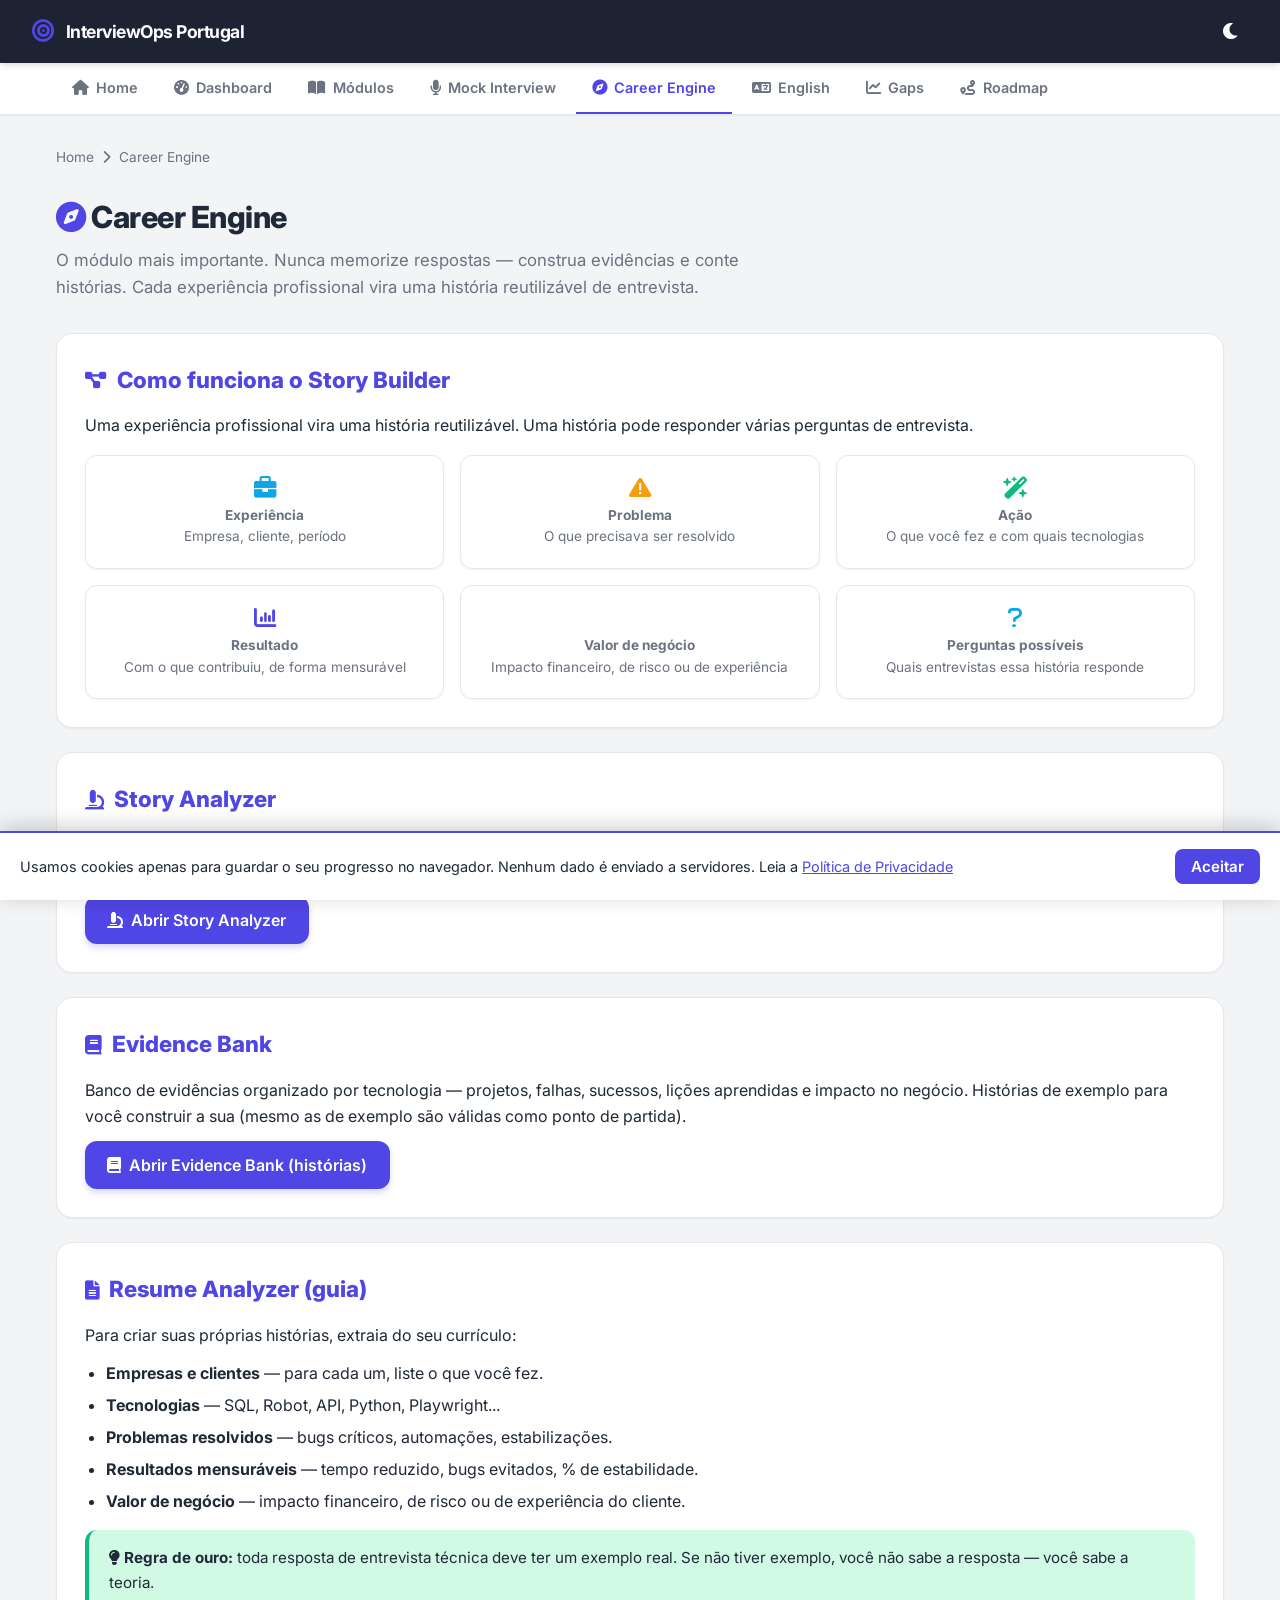
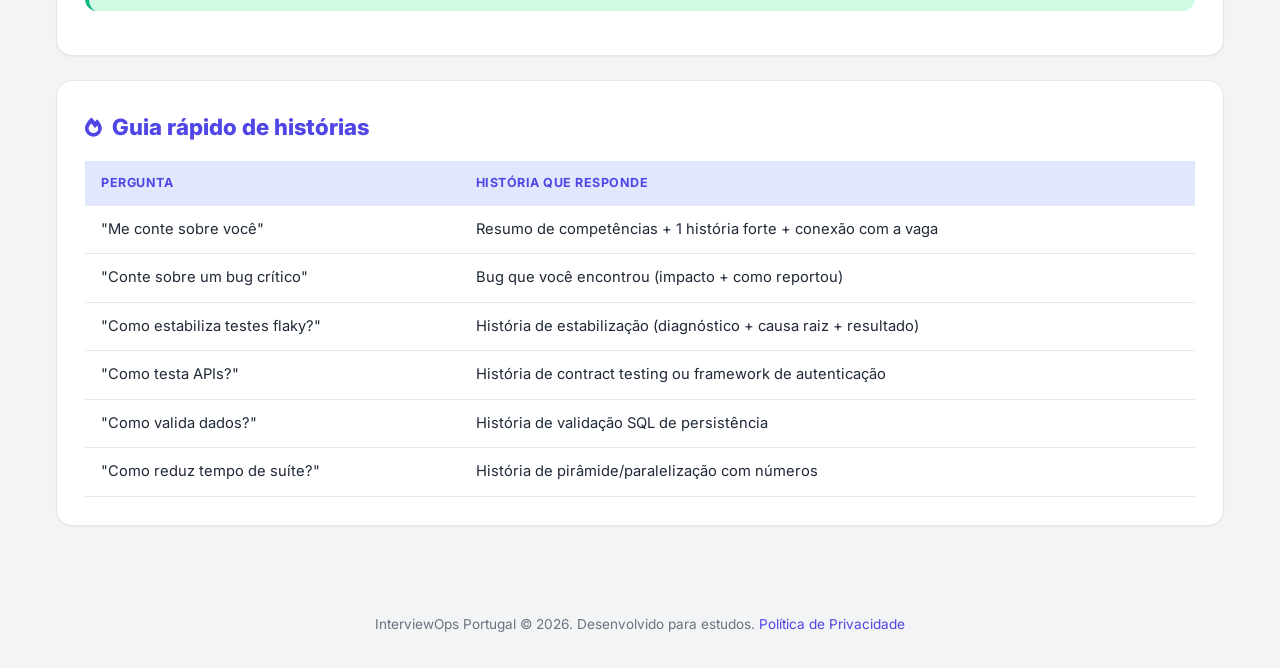
<file: career/index.html>
<!DOCTYPE html>
<html lang="pt-br">
<head>
    <meta charset="UTF-8">
    <meta name="viewport" content="width=device-width, initial-scale=1.0">
    <title>Career Engine | InterviewOps Portugal</title>
    <meta name="description" content="Transforme experiências profissionais em histórias reutilizáveis de entrevista.">
    <link href="https://fonts.googleapis.com/css2?family=Inter:wght@300;400;500;600;700;800&display=swap" rel="stylesheet">
    <link href="https://cdnjs.cloudflare.com/ajax/libs/font-awesome/6.0.0/css/all.min.css" rel="stylesheet">
    <link rel="stylesheet" href="../css/style.css">
</head>
<body data-page="career">
    <header class="topbar">
        <a href="../index.html" class="topbar-content">
            <i class="fa-solid fa-bullseye logo-icon"></i>
            <span>InterviewOps Portugal</span>
        </a>
        <div class="topbar-actions">
            <button id="theme-toggle" class="theme-toggle" aria-label="Alternar tema"><i class="fa-solid fa-moon"></i></button>
        </div>
    </header>

    <nav class="main-nav">
        <div class="nav-links">
            <a href="../index.html" class="nav-link" data-page="home"><i class="fa-solid fa-house"></i> Home</a>
            <a href="../dashboard/index.html" class="nav-link" data-page="dashboard"><i class="fa-solid fa-gauge-high"></i> Dashboard</a>
            <a href="../modules/index.html" class="nav-link" data-page="modules"><i class="fa-solid fa-book-open"></i> Módulos</a>
            <a href="../mock/index.html" class="nav-link" data-page="mock"><i class="fa-solid fa-microphone"></i> Mock Interview</a>
            <a href="index.html" class="nav-link" data-page="career"><i class="fa-solid fa-compass"></i> Career Engine</a>
                        <a href="../english/index.html" class="nav-link" data-page="english"><i class="fa-solid fa-language"></i> English</a>
            <a href="../tracker/index.html" class="nav-link" data-page="tracker"><i class="fa-solid fa-chart-line"></i> Gaps</a>
            <a href="../roadmap/index.html" class="nav-link" data-page="roadmap"><i class="fa-solid fa-route"></i> Roadmap</a>
        </div>
    </nav>

    <main class="container">
        <div class="breadcrumb">
            <a href="../index.html">Home</a> <i class="fa-solid fa-chevron-right"></i> <span>Career Engine</span>
        </div>

        <div class="page-header">
            <h1><i class="fa-solid fa-compass" style="color: var(--primary);"></i> Career Engine</h1>
            <p>O módulo mais importante. Nunca memorize respostas — construa evidências e conte histórias. Cada experiência profissional vira uma história reutilizável de entrevista.</p>
        </div>

        <div class="content-section">
            <h2><i class="fa-solid fa-diagram-project"></i> Como funciona o Story Builder</h2>
            <p>Uma experiência profissional vira uma história reutilizável. Uma história pode responder várias perguntas de entrevista.</p>
            <div class="grid-3 mt-2">
                <div class="stat-box"><div class="stat-value" style="font-size:1.4rem; color:var(--info);"><i class="fa-solid fa-briefcase"></i></div><div class="stat-label" style="font-weight:700;">Experiência</div><div class="text-muted" style="font-size:0.85rem;">Empresa, cliente, período</div></div>
                <div class="stat-box"><div class="stat-value" style="font-size:1.4rem; color:var(--warning);"><i class="fa-solid fa-triangle-exclamation"></i></div><div class="stat-label" style="font-weight:700;">Problema</div><div class="text-muted" style="font-size:0.85rem;">O que precisava ser resolvido</div></div>
                <div class="stat-box"><div class="stat-value" style="font-size:1.4rem; color:var(--success);"><i class="fa-solid fa-wand-magic-sparkles"></i></div><div class="stat-label" style="font-weight:700;">Ação</div><div class="text-muted" style="font-size:0.85rem;">O que você fez e com quais tecnologias</div></div>
                <div class="stat-box"><div class="stat-value" style="font-size:1.4rem; color:var(--primary);"><i class="fa-solid fa-chart-column"></i></div><div class="stat-label" style="font-weight:700;">Resultado</div><div class="text-muted" style="font-size:0.85rem;">Com o que contribuiu, de forma mensurável</div></div>
                <div class="stat-box"><div class="stat-value" style="font-size:1.4rem; color:var(--danger);"><i class="fa-solid fa-sack-dollar"></i></div><div class="stat-label" style="font-weight:700;">Valor de negócio</div><div class="text-muted" style="font-size:0.85rem;">Impacto financeiro, de risco ou de experiência</div></div>
                <div class="stat-box"><div class="stat-value" style="font-size:1.4rem; color:var(--info);"><i class="fa-solid fa-question"></i></div><div class="stat-label" style="font-weight:700;">Perguntas possíveis</div><div class="text-muted" style="font-size:0.85rem;">Quais entrevistas essa história responde</div></div>
            </div>
        </div>

        <div class="content-section">
            <h2><i class="fa-solid fa-microscope"></i> Story Analyzer</h2>
            <p class="mb-2">Cole o rascunho de uma resposta e o analisador investiga o texto: detecta o <strong>assunto</strong> com % de coerência (ex.: "Está coerente com 67% sobre API"), a cobertura da estrutura <strong>STAR</strong> e se o <strong>impacto mensurável</strong> está presente. Tudo local, no seu navegador.</p>
            <div class="flex gap-2 wrap">
                <a href="analyzer.html" class="primary-btn" style="display:inline-flex;align-items:center;gap:0.5rem;padding:0.7rem 1.4rem;border-radius:12px;color:#fff;font-weight:600;"><i class="fa-solid fa-microscope"></i> Abrir Story Analyzer</a>
            </div>
        </div>

        <div class="content-section">
            <h2><i class="fa-solid fa-book"></i> Evidence Bank</h2>
            <p class="mb-2">Banco de evidências organizado por tecnologia — projetos, falhas, sucessos, lições aprendidas e impacto no negócio. Histórias de exemplo para você construir a sua (mesmo as de exemplo são válidas como ponto de partida).</p>
            <div class="flex gap-2 wrap">
                <a href="stories.html" class="primary-btn" style="display:inline-flex;align-items:center;gap:0.5rem;padding:0.7rem 1.4rem;border-radius:12px;color:#fff;font-weight:600;"><i class="fa-solid fa-book"></i> Abrir Evidence Bank (histórias)</a>
            </div>
        </div>

        <div class="content-section">
            <h2><i class="fa-solid fa-file-lines"></i> Resume Analyzer (guia)</h2>
            <p>Para criar suas próprias histórias, extraia do seu currículo:</p>
            <ul style="margin:0 0 1rem 1.3rem;">
                <li><strong>Empresas e clientes</strong> — para cada um, liste o que você fez.</li>
                <li><strong>Tecnologias</strong> — SQL, Robot, API, Python, Playwright...</li>
                <li><strong>Problemas resolvidos</strong> — bugs críticos, automações, estabilizações.</li>
                <li><strong>Resultados mensuráveis</strong> — tempo reduzido, bugs evitados, % de estabilidade.</li>
                <li><strong>Valor de negócio</strong> — impacto financeiro, de risco ou de experiência do cliente.</li>
            </ul>
            <div class="callout callout-success"><strong><i class="fa-solid fa-lightbulb"></i> Regra de ouro:</strong> toda resposta de entrevista técnica deve ter um exemplo real. Se não tiver exemplo, você não sabe a resposta — você sabe a teoria.</div>
        </div>

        <div class="content-section">
            <h2><i class="fa-solid fa-fire"></i> Guia rápido de histórias</h2>
            <table>
                <thead><tr><th>Pergunta</th><th>História que responde</th></tr></thead>
                <tbody>
                    <tr><td>"Me conte sobre você"</td><td>Resumo de competências + 1 história forte + conexão com a vaga</td></tr>
                    <tr><td>"Conte sobre um bug crítico"</td><td>Bug que você encontrou (impacto + como reportou)</td></tr>
                    <tr><td>"Como estabiliza testes flaky?"</td><td>História de estabilização (diagnóstico + causa raiz + resultado)</td></tr>
                    <tr><td>"Como testa APIs?"</td><td>História de contract testing ou framework de autenticação</td></tr>
                    <tr><td>"Como valida dados?"</td><td>História de validação SQL de persistência</td></tr>
                    <tr><td>"Como reduz tempo de suíte?"</td><td>História de pirâmide/paralelização com números</td></tr>
                </tbody>
            </table>
        </div>
    </main>

    <footer class="footer">
        <p>InterviewOps Portugal &copy; 2026. Desenvolvido para estudos. <a href="../privacidade/index.html" style="color: var(--primary);"><span data-i18n="privacy_title">Política de Privacidade</span></a></p>
    </footer>

    <script src="../javascript/app.js"></script>
</body>
</html>
</file>
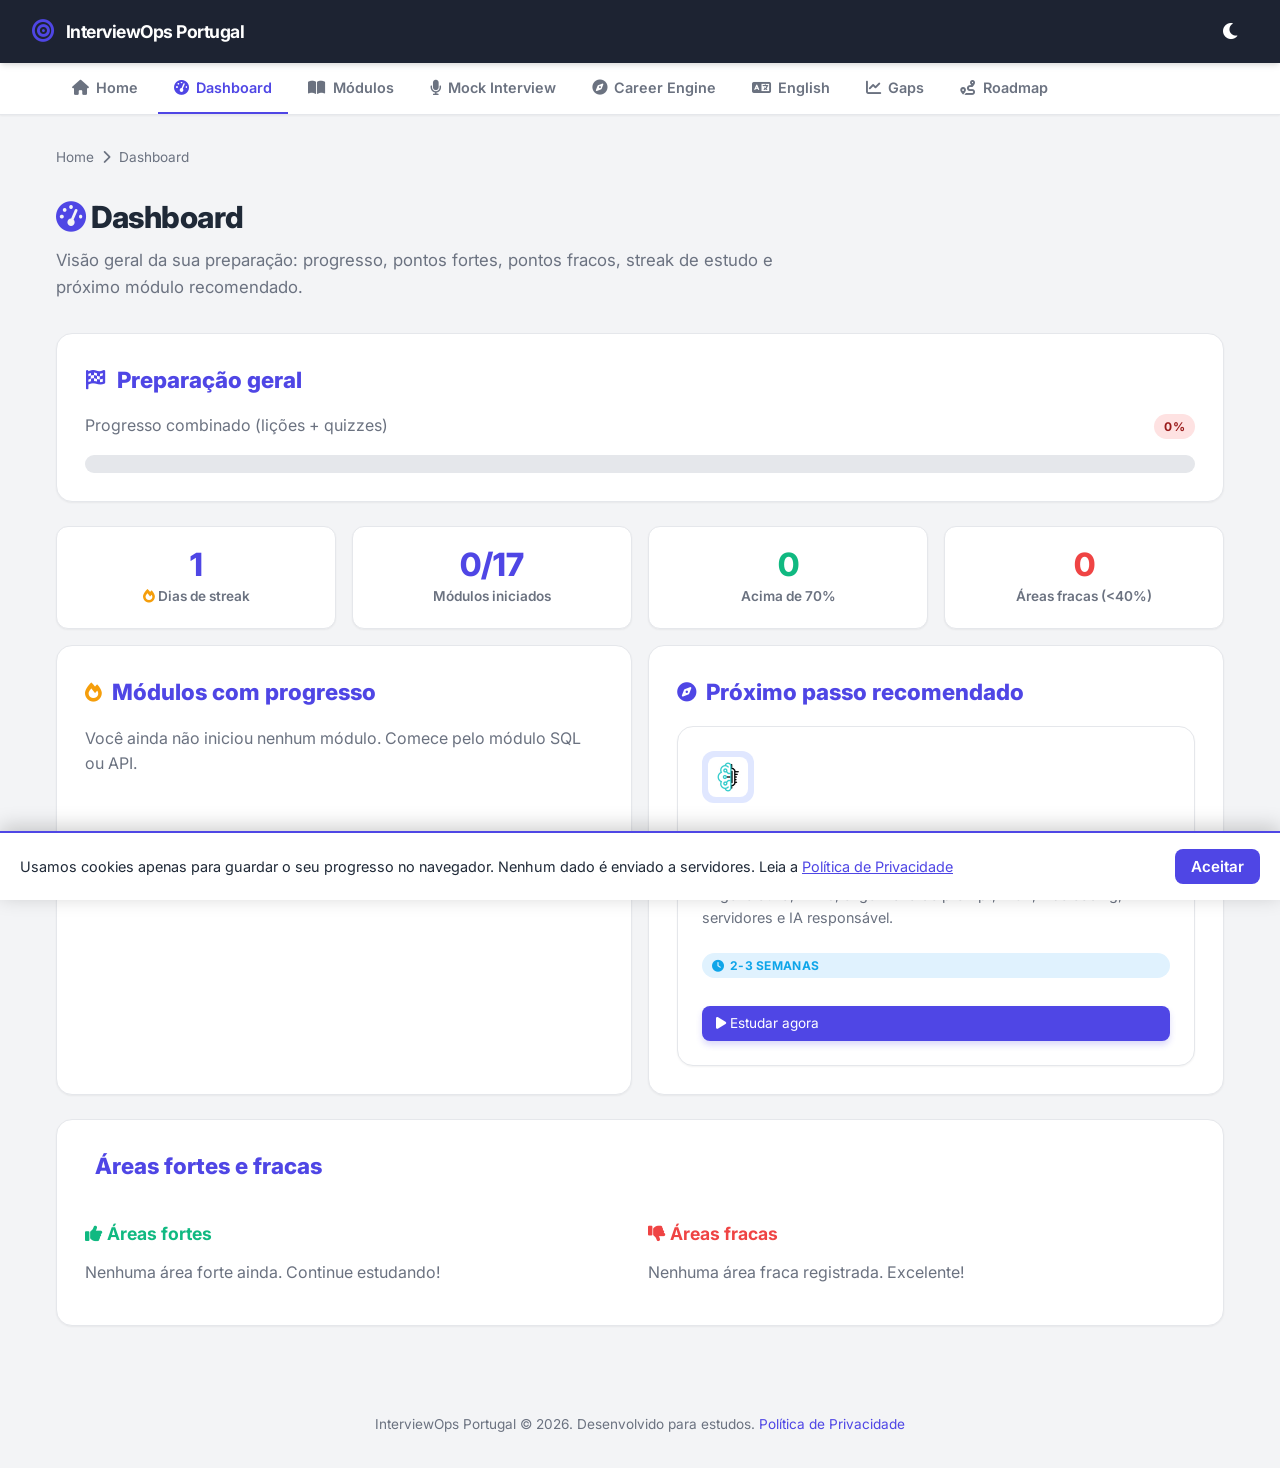
<file: dashboard/index.html>
<!DOCTYPE html>
<html lang="pt-br">
<head>
    <meta charset="UTF-8">
    <meta name="viewport" content="width=device-width, initial-scale=1.0">
    <title>Dashboard | InterviewOps Portugal</title>
    <link href="https://fonts.googleapis.com/css2?family=Inter:wght@300;400;500;600;700;800&display=swap" rel="stylesheet">
    <link href="https://cdnjs.cloudflare.com/ajax/libs/font-awesome/6.0.0/css/all.min.css" rel="stylesheet">
    <link rel="stylesheet" href="../css/style.css">
</head>
<body data-page="dashboard">
    <header class="topbar">
        <a href="../index.html" class="topbar-content">
            <i class="fa-solid fa-bullseye logo-icon"></i>
            <span>InterviewOps Portugal</span>
        </a>
        <div class="topbar-actions">
            <button id="theme-toggle" class="theme-toggle" aria-label="Alternar tema"><i class="fa-solid fa-moon"></i></button>
        </div>
    </header>

    <nav class="main-nav">
        <div class="nav-links">
            <a href="../index.html" class="nav-link" data-page="home"><i class="fa-solid fa-house"></i> Home</a>
            <a href="index.html" class="nav-link" data-page="dashboard"><i class="fa-solid fa-gauge-high"></i> Dashboard</a>
            <a href="../modules/index.html" class="nav-link" data-page="modules"><i class="fa-solid fa-book-open"></i> Módulos</a>
            <a href="../mock/index.html" class="nav-link" data-page="mock"><i class="fa-solid fa-microphone"></i> Mock Interview</a>
            <a href="../career/index.html" class="nav-link" data-page="career"><i class="fa-solid fa-compass"></i> Career Engine</a>
                        <a href="../english/index.html" class="nav-link" data-page="english"><i class="fa-solid fa-language"></i> English</a>
            <a href="../tracker/index.html" class="nav-link" data-page="tracker"><i class="fa-solid fa-chart-line"></i> Gaps</a>
            <a href="../roadmap/index.html" class="nav-link" data-page="roadmap"><i class="fa-solid fa-route"></i> Roadmap</a>
        </div>
    </nav>

    <main class="container">
        <div class="breadcrumb">
            <a href="../index.html">Home</a> <i class="fa-solid fa-chevron-right"></i> <span>Dashboard</span>
        </div>

        <div class="page-header">
            <h1><i class="fa-solid fa-gauge-high" style="color: var(--primary);"></i> Dashboard</h1>
            <p>Visão geral da sua preparação: progresso, pontos fortes, pontos fracos, streak de estudo e próximo módulo recomendado.</p>
        </div>

        <!-- Overall -->
        <div class="content-section">
            <h2><i class="fa-solid fa-flag-checkered"></i> Preparação geral</h2>
            <div class="flex-between mb-2">
                <span class="text-muted">Progresso combinado (lições + quizzes)</span>
                <span class="badge" id="overall-badge">-</span>
            </div>
            <div class="progress-container" style="height:18px;"><div class="progress-bar" id="overall-bar" style="width:0%"></div></div>
        </div>

        <!-- Stats -->
        <div class="grid-4 mt-2" id="dash-stats">
            <div class="stat-box"><i class="fa-solid fa-spinner fa-spin"></i> Carregando...</div>
        </div>

        <div class="grid-2 mt-2">
            <div class="content-section">
                <h2><i class="fa-solid fa-fire" style="color: var(--warning);"></i> Módulos com progresso</h2>
                <div id="progress-modules"></div>
            </div>
            <div class="content-section">
                <h2><i class="fa-solid fa-compass"></i> Próximo passo recomendado</h2>
                <div id="recommended"></div>
            </div>
        </div>

        <div class="content-section">
            <h2><i class="fa-solid fa-strength"></i> Áreas fortes e fracas</h2>
            <div class="grid-2" id="strength-grid"></div>
        </div>
    </main>

    <footer class="footer">
        <p>InterviewOps Portugal &copy; 2026. Desenvolvido para estudos. <a href="../privacidade/index.html" style="color: var(--primary);"><span data-i18n="privacy_title">Política de Privacidade</span></a></p>
    </footer>

    <script src="../javascript/app.js"></script>
    <script>
        let MODULES = [];

        function modulePct(m) {
            const p = getModuleProgress(m.id);
            const completed = (p && p.completed) || 0;
            const total = (p && p.total) || m.totalQuestions || 0;
            const lessonPct = total > 0 ? completed / total : 0;
            const quizPct = (p && p.quizBest) ? p.quizBest / 100 : 0;
            return Math.round((lessonPct * 0.6 + quizPct * 0.4) * 100);
        }

        function moduleActualProgress(m) {
            const p = getModuleProgress(m.id);
            return (p && (p.completed || p.quizBest)) ? true : false;
        }

        document.addEventListener('DOMContentLoaded', async () => {
            try {
                const data = await loadJSON('../json/modules.json');
                MODULES = data.modules || [];
                renderDashboard();
            } catch (e) {
                document.getElementById('dash-stats').innerHTML = '<p class="text-muted">Não foi possível carregar. Execute via servidor local.</p>';
            }
        });

        function renderDashboard() {
            const overall = overallPreparation(MODULES);
            const bar = document.getElementById('overall-bar');
            bar.style.width = `${overall}%`;
            bar.className = `progress-bar ${overall >= 70 ? 'success' : overall >= 40 ? 'warning' : 'danger'}`;
            const badge = document.getElementById('overall-badge');
            badge.innerText = `${overall}%`;
            badge.className = `badge ${overall >= 70 ? 'badge-success' : overall >= 40 ? 'badge-warning' : 'badge-danger'}`;

            const streak = updateStreak();
            const started = MODULES.filter(moduleActualProgress).length;
            const completedFull = MODULES.filter(m => modulePct(m) >= 70).length;
            const weakCount = MODULES.filter(m => modulePct(m) > 0 && modulePct(m) < 40).length;

            document.getElementById('dash-stats').innerHTML = `
                <div class="stat-box"><div class="stat-value">${streak}</div><div class="stat-label"><i class="fa-solid fa-fire" style="color:var(--warning);"></i> Dias de streak</div></div>
                <div class="stat-box"><div class="stat-value">${started}/${MODULES.length}</div><div class="stat-label">Módulos iniciados</div></div>
                <div class="stat-box"><div class="stat-value" style="color:var(--success);">${completedFull}</div><div class="stat-label">Acima de 70%</div></div>
                <div class="stat-box"><div class="stat-value" style="color:var(--danger);">${weakCount}</div><div class="stat-label">Áreas fracas (<40%)</div></div>
            `;

            // Progress modules (started only, sorted desc)
            const withProgress = MODULES.filter(moduleActualProgress).sort((a, b) => modulePct(b) - modulePct(a));
            document.getElementById('progress-modules').innerHTML = withProgress.length ? withProgress.map(m => {
                const pct = modulePct(m);
                return `<div class="progress-row">
                    <div class="progress-label"><span><i class="fa-solid ${m.icon}"></i> ${escapeHtml(m.title)}</span><span class="pct">${pct}%</span></div>
                    <div class="progress-container"><div class="progress-bar ${pct >= 70 ? 'success' : pct >= 40 ? 'warning' : 'danger'}" style="width:${pct}%"></div></div>
                </div>`;
            }).join('') : '<p class="text-muted">Você ainda não iniciou nenhum módulo. Comece pelo módulo SQL ou API.</p>';

            // Recommended: lowest started progress or first not started
            const notStarted = MODULES.filter(m => !moduleActualProgress(m));
            let recommended;
            if (notStarted.length) {
                recommended = notStarted[0];
            } else {
                recommended = [...MODULES].sort((a, b) => modulePct(a) - modulePct(b))[0];
            }
            document.getElementById('recommended').innerHTML = `
                <div class="module-card">
                    <div class="module-icon">${moduleIconHtml(recommended)}</div>
                    <h3>${escapeHtml(recommended.title)}</h3>
                    <p>${escapeHtml(recommended.shortDescription)}</p>
                    <span class="badge badge-info"><i class="fa-solid fa-clock"></i> ${recommended.duration}</span>
                    <a href="../modules/module.html?id=${recommended.id}" class="primary-btn small-btn mt-2" style="color:#fff;"><i class="fa-solid fa-play"></i> Estudar agora</a>
                </div>`;

            // Strong/weak
            const strong = [...MODULES].filter(m => modulePct(m) >= 70).sort((a, b) => modulePct(b) - modulePct(a)).slice(0, 5);
            const weak = [...MODULES].filter(m => moduleActualProgress(m) && modulePct(m) < 40).sort((a, b) => modulePct(a) - modulePct(b)).slice(0, 5);
            const grid = document.getElementById('strength-grid');
            grid.innerHTML = `
                <div>
                    <h3 style="margin-bottom:0.75rem; color:var(--success);"><i class="fa-solid fa-thumbs-up"></i> Áreas fortes</h3>
                    ${strong.length ? strong.map(m => `<div class="progress-row"><div class="progress-label"><span>${escapeHtml(m.title)}</span><span class="pct">${modulePct(m)}%</span></div><div class="progress-container"><div class="progress-bar success" style="width:${modulePct(m)}%"></div></div></div>`).join('') : '<p class="text-muted">Nenhuma área forte ainda. Continue estudando!</p>'}
                </div>
                <div>
                    <h3 style="margin-bottom:0.75rem; color:var(--danger);"><i class="fa-solid fa-thumbs-down"></i> Áreas fracas</h3>
                    ${weak.length ? weak.map(m => `<div class="progress-row"><div class="progress-label"><span>${escapeHtml(m.title)}</span><span class="pct">${modulePct(m)}%</span></div><div class="progress-container"><div class="progress-bar danger" style="width:${modulePct(m)}%"></div></div></div>`).join('') : '<p class="text-muted">Nenhuma área fraca registrada. Excelente!</p>'}
                </div>`;
        }
    </script>
</body>
</html>
</file>
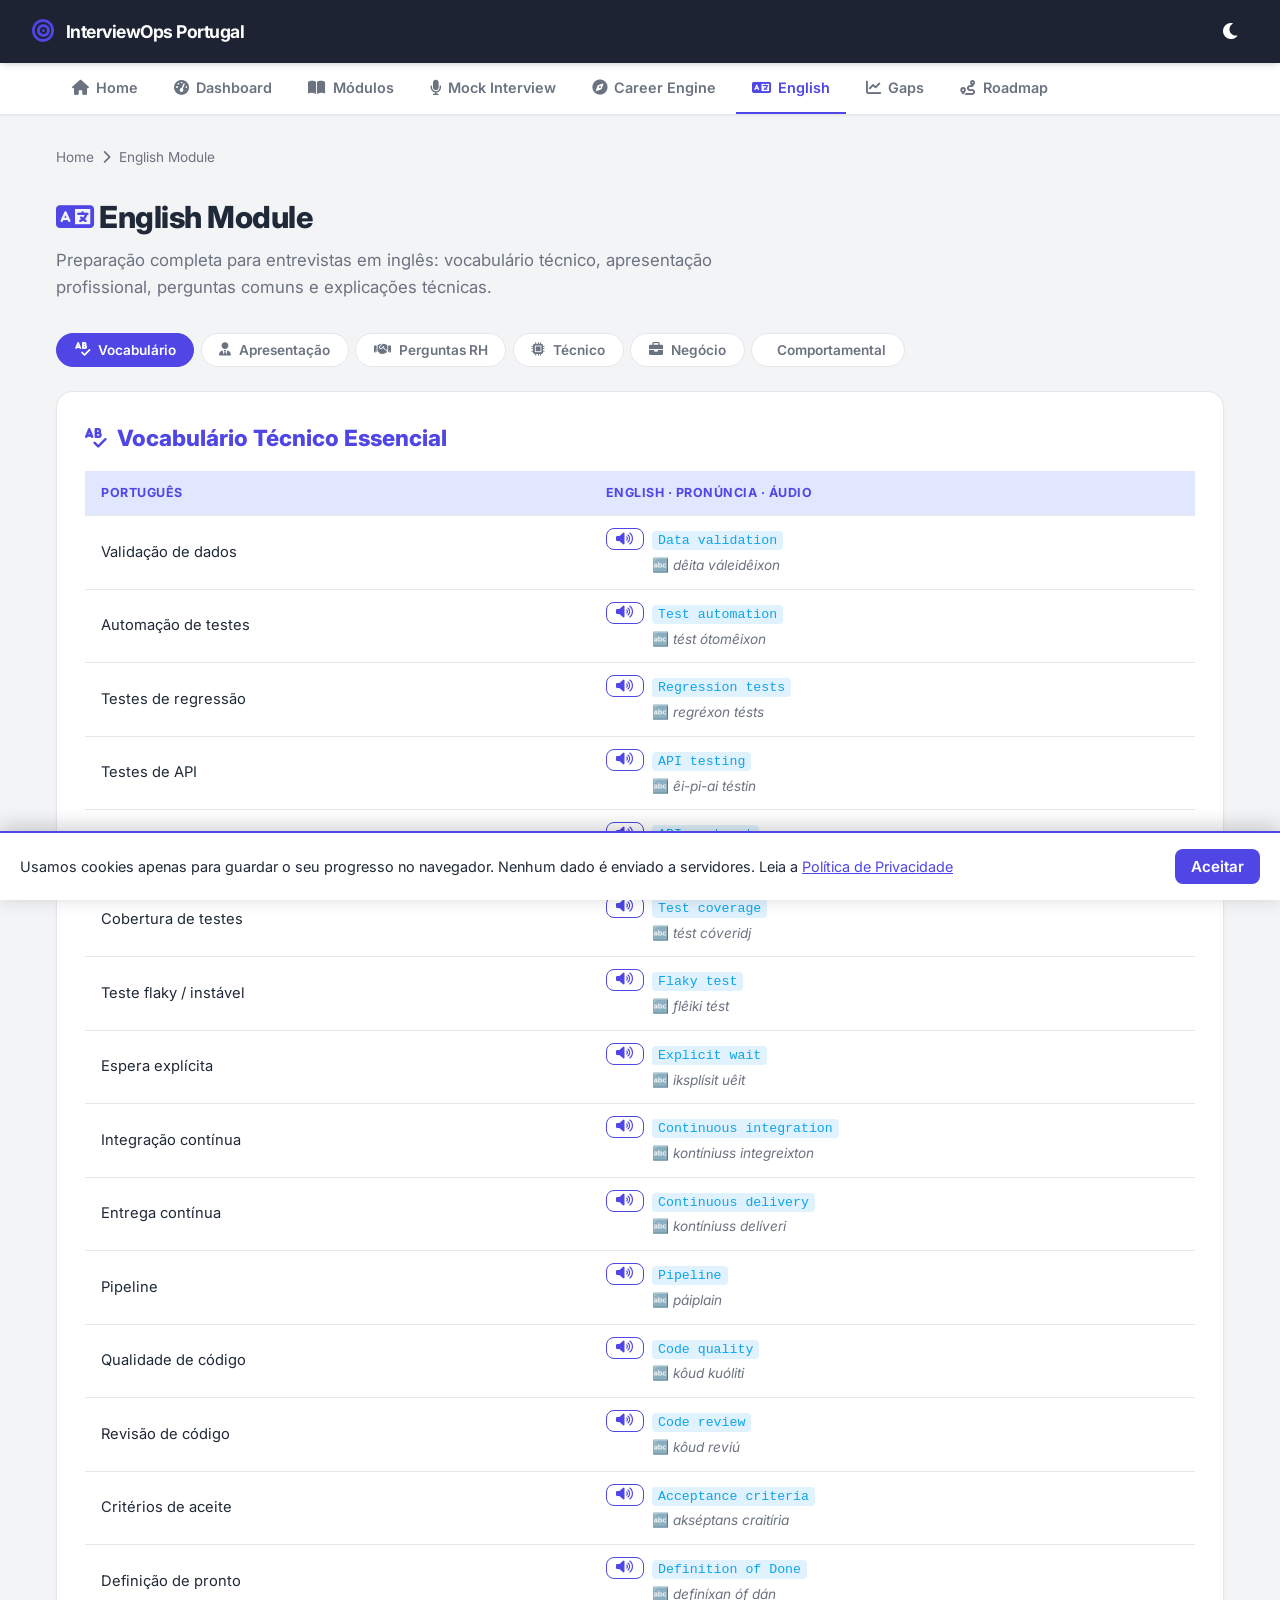
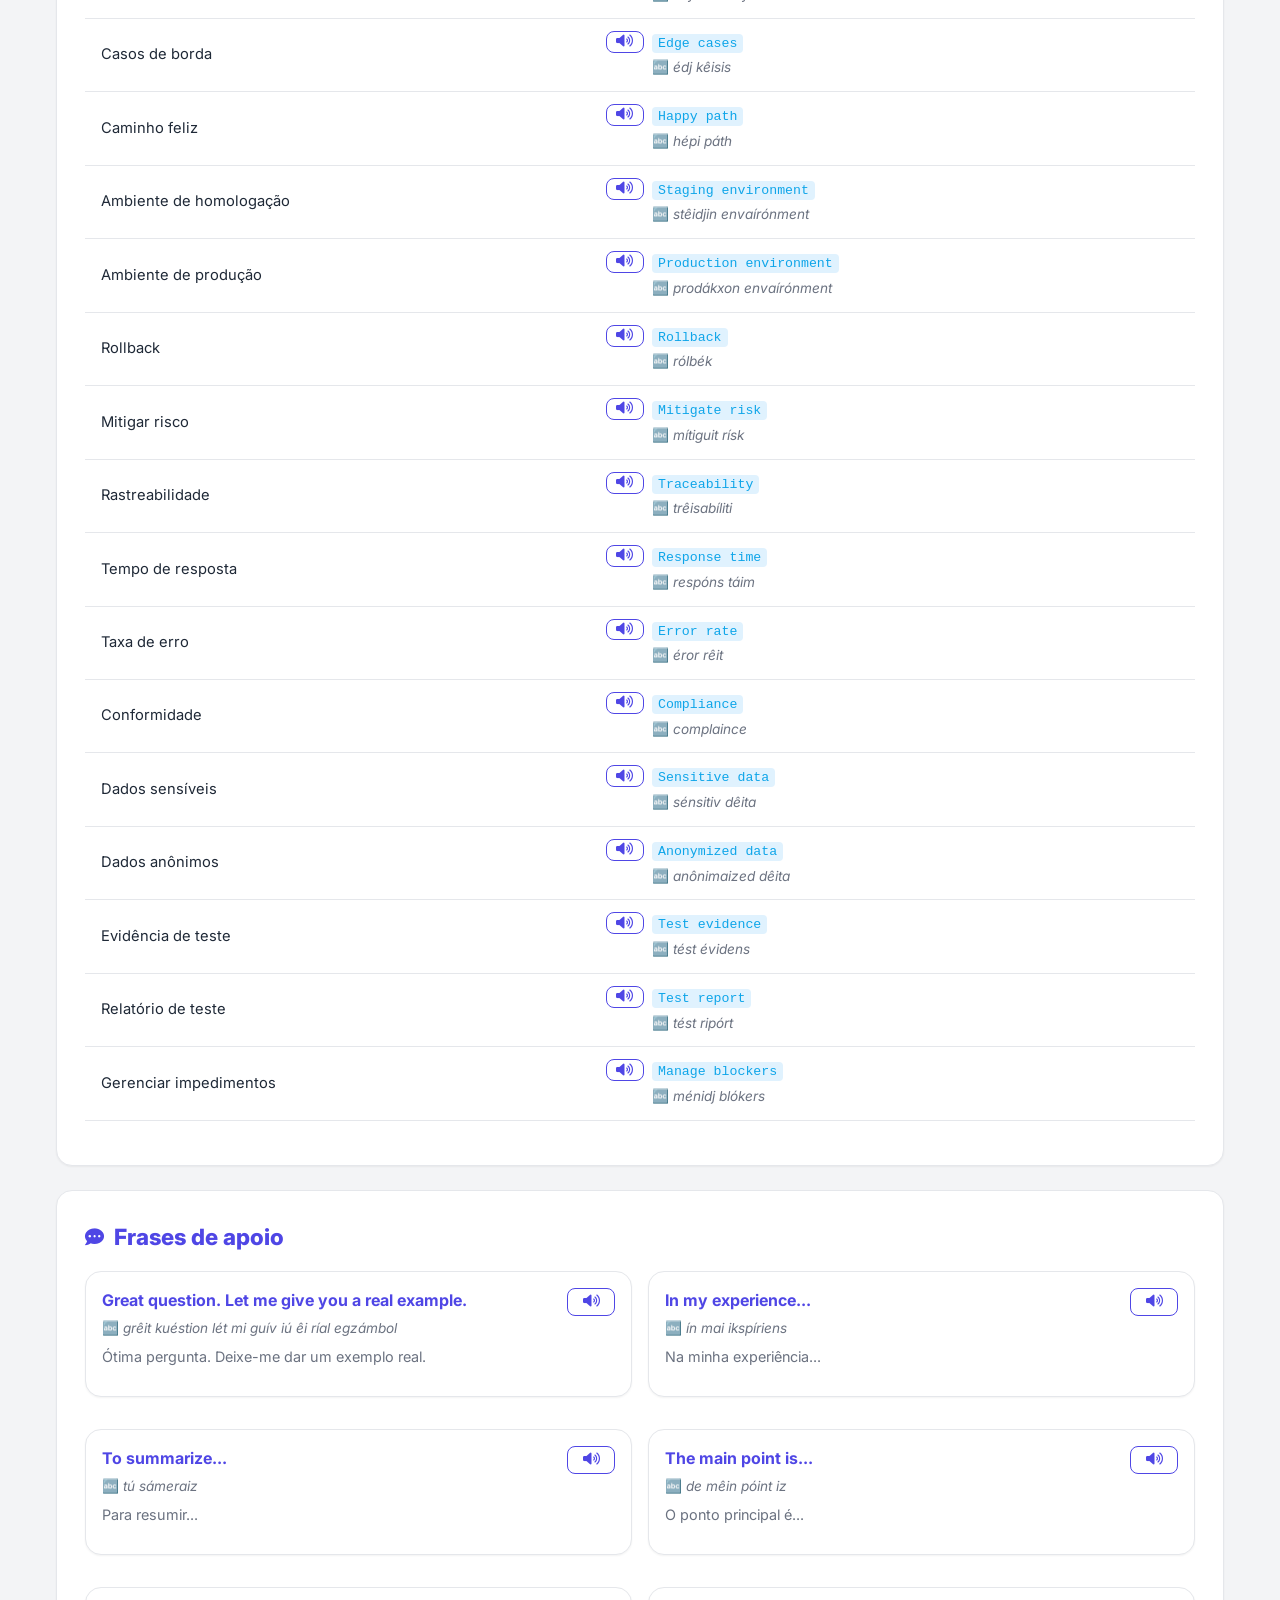
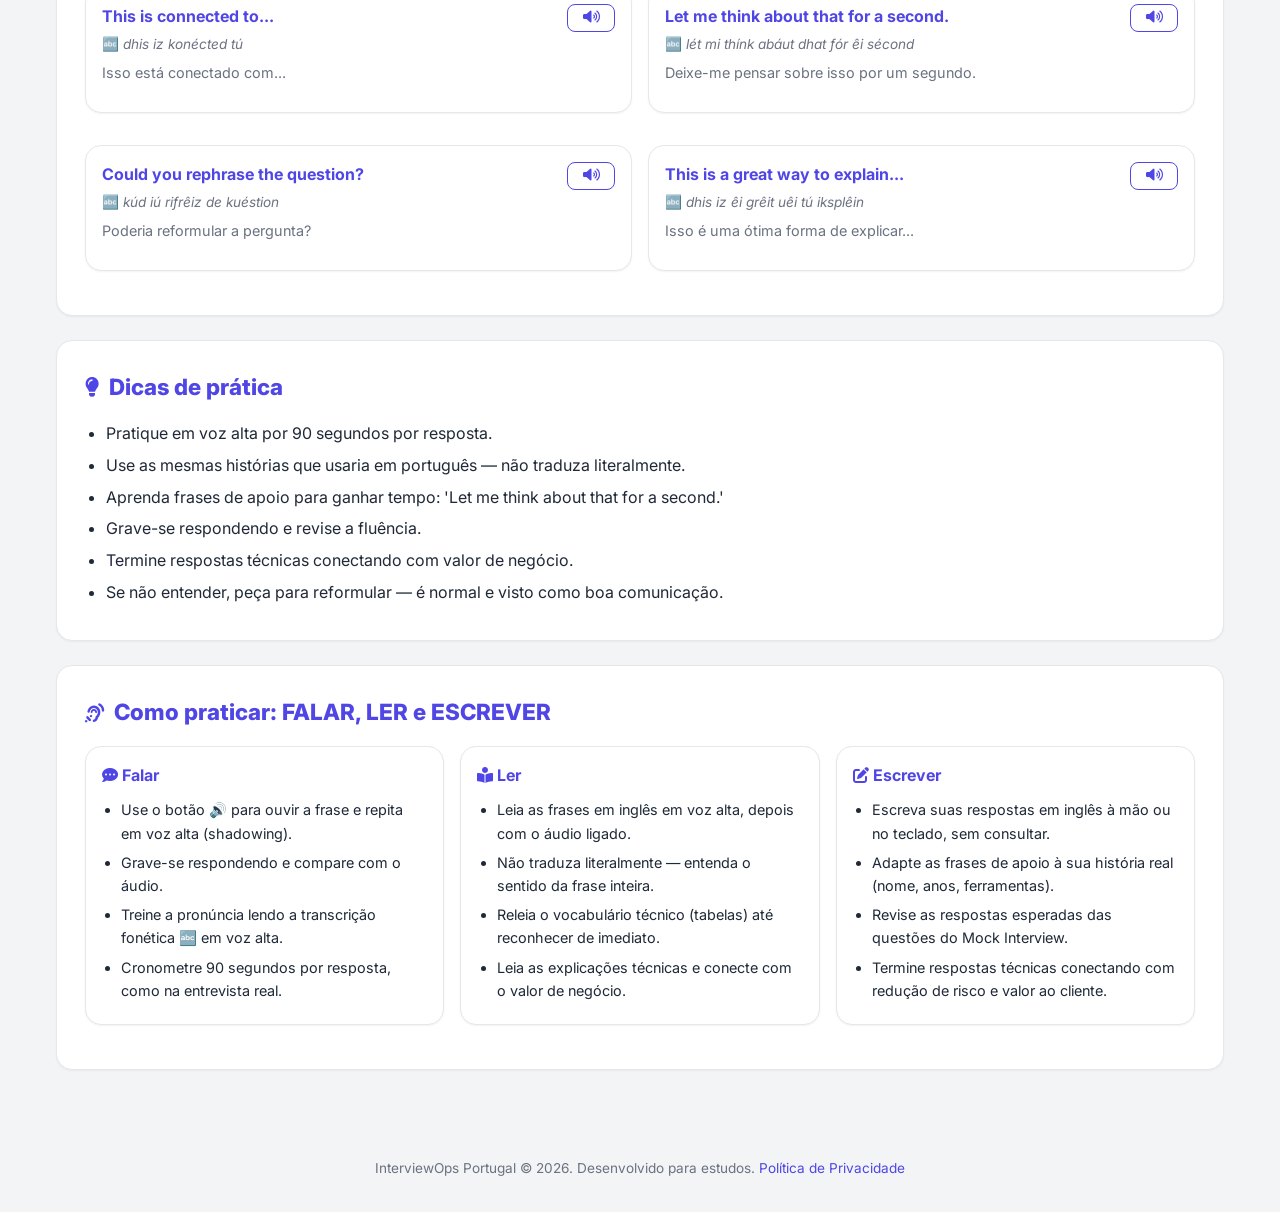
<file: english/index.html>
<!DOCTYPE html>
<html lang="pt-br">
<head>
    <meta charset="UTF-8">
    <meta name="viewport" content="width=device-width, initial-scale=1.0">
    <title>English Module | InterviewOps Portugal</title>
    <link href="https://fonts.googleapis.com/css2?family=Inter:wght@300;400;500;600;700;800&display=swap" rel="stylesheet">
    <link href="https://cdnjs.cloudflare.com/ajax/libs/font-awesome/6.0.0/css/all.min.css" rel="stylesheet">
    <link rel="stylesheet" href="../css/style.css">
</head>
<body data-page="english">
    <header class="topbar">
        <a href="../index.html" class="topbar-content">
            <i class="fa-solid fa-bullseye logo-icon"></i>
            <span>InterviewOps Portugal</span>
        </a>
        <div class="topbar-actions">
            <button id="theme-toggle" class="theme-toggle" aria-label="Alternar tema"><i class="fa-solid fa-moon"></i></button>
        </div>
    </header>

    <nav class="main-nav">
        <div class="nav-links">
            <a href="../index.html" class="nav-link" data-page="home"><i class="fa-solid fa-house"></i> Home</a>
            <a href="../dashboard/index.html" class="nav-link" data-page="dashboard"><i class="fa-solid fa-gauge-high"></i> Dashboard</a>
            <a href="../modules/index.html" class="nav-link" data-page="modules"><i class="fa-solid fa-book-open"></i> Módulos</a>
            <a href="../mock/index.html" class="nav-link" data-page="mock"><i class="fa-solid fa-microphone"></i> Mock Interview</a>
            <a href="../career/index.html" class="nav-link" data-page="career"><i class="fa-solid fa-compass"></i> Career Engine</a>
                        <a href="index.html" class="nav-link" data-page="english"><i class="fa-solid fa-language"></i> English</a>
            <a href="../tracker/index.html" class="nav-link" data-page="tracker"><i class="fa-solid fa-chart-line"></i> Gaps</a>
            <a href="../roadmap/index.html" class="nav-link" data-page="roadmap"><i class="fa-solid fa-route"></i> Roadmap</a>
        </div>
    </nav>

    <main class="container">
        <div class="breadcrumb">
            <a href="../index.html">Home</a> <i class="fa-solid fa-chevron-right"></i> <span>English Module</span>
        </div>

        <div class="page-header">
            <h1><i class="fa-solid fa-language" style="color: var(--primary);"></i> English Module</h1>
            <p>Preparação completa para entrevistas em inglês: vocabulário técnico, apresentação profissional, perguntas comuns e explicações técnicas.</p>
        </div>

        <div class="tabs" id="english-tabs">
            <button class="tab-btn active" data-tab="vocabulary" onclick="switchTab(this)"><i class="fa-solid fa-spell-check"></i> Vocabulário</button>
            <button class="tab-btn" data-tab="presentation" onclick="switchTab(this)"><i class="fa-solid fa-user-tie"></i> Apresentação</button>
            <button class="tab-btn" data-tab="hr-interview" onclick="switchTab(this)"><i class="fa-solid fa-handshake"></i> Perguntas RH</button>
            <button class="tab-btn" data-tab="technical-interview" onclick="switchTab(this)"><i class="fa-solid fa-microchip"></i> Técnico</button>
            <button class="tab-btn" data-tab="business" onclick="switchTab(this)"><i class="fa-solid fa-briefcase"></i> Negócio</button>
            <button class="tab-btn" data-tab="behavior" onclick="switchTab(this)"><i class="fa-solid fa-people-group"></i> Comportamental</button>
        </div>

        <div id="english-content"></div>

        <div class="content-section" id="framing">
            <h2><i class="fa-solid fa-comment-dots"></i> Frases de apoio</h2>
            <div class="grid-2" id="framing-grid"></div>
        </div>

        <div class="content-section">
            <h2><i class="fa-solid fa-lightbulb"></i> Dicas de prática</h2>
            <ul style="margin:0 0 0 1.3rem;" id="tips-list"></ul>
        </div>

        <div class="content-section">
            <h2><i class="fa-solid fa-ear-listen"></i> Como praticar: FALAR, LER e ESCREVER</h2>
            <div class="grid-3" style="margin-top:1rem;">
                <div class="q-card" style="padding:1rem;">
                    <strong style="color:var(--primary);"><i class="fa-solid fa-comment-dots"></i> Falar</strong>
                    <ul style="margin:0.6rem 0 0 1.2rem; font-size:0.9rem;">
                        <li>Use o botão 🔊 para ouvir a frase e repita em voz alta (shadowing).</li>
                        <li>Grave-se respondendo e compare com o áudio.</li>
                        <li>Treine a pronúncia lendo a transcrição fonética 🔤 em voz alta.</li>
                        <li>Cronometre 90 segundos por resposta, como na entrevista real.</li>
                    </ul>
                </div>
                <div class="q-card" style="padding:1rem;">
                    <strong style="color:var(--primary);"><i class="fa-solid fa-book-open-reader"></i> Ler</strong>
                    <ul style="margin:0.6rem 0 0 1.2rem; font-size:0.9rem;">
                        <li>Leia as frases em inglês em voz alta, depois com o áudio ligado.</li>
                        <li>Não traduza literalmente — entenda o sentido da frase inteira.</li>
                        <li>Releia o vocabulário técnico (tabelas) até reconhecer de imediato.</li>
                        <li>Leia as explicações técnicas e conecte com o valor de negócio.</li>
                    </ul>
                </div>
                <div class="q-card" style="padding:1rem;">
                    <strong style="color:var(--primary);"><i class="fa-solid fa-pen-to-square"></i> Escrever</strong>
                    <ul style="margin:0.6rem 0 0 1.2rem; font-size:0.9rem;">
                        <li>Escreva suas respostas em inglês à mão ou no teclado, sem consultar.</li>
                        <li>Adapte as frases de apoio à sua história real (nome, anos, ferramentas).</li>
                        <li>Revise as respostas esperadas das questões do Mock Interview.</li>
                        <li>Termine respostas técnicas conectando com redução de risco e valor ao cliente.</li>
                    </ul>
                </div>
            </div>
        </div>
    </main>

    <footer class="footer">
        <p>InterviewOps Portugal &copy; 2026. Desenvolvido para estudos. <a href="../privacidade/index.html" style="color: var(--primary);"><span data-i18n="privacy_title">Política de Privacidade</span></a></p>
    </footer>

    <script src="../javascript/app.js"></script>
    <script>
        // ---------- FONEMA (pronúncia aproximada para falantes de português) ----------
        // Gera uma leitura fonética aproximada do inglês a partir do texto escrito.
        const PHON_DICT = {
            "the": "de", "a": "êi", "an": "ên", "and": "énd", "of": "óf", "to": "tú",
            "in": "ín", "is": "iz", "it": "ít", "on": "ón", "for": "fór", "with": "uíth",
            "you": "iú", "your": "iôr", "my": "mai", "me": "mi", "i": "ai", "we": "uí",
            "this": "dhis", "that": "dhat", "are": "ár", "was": "uóz", "have": "háv",
            "has": "ház", "not": "nót", "by": "bai", "but": "bát", "from": "fróm",
            "as": "áz", "at": "ét", "can": "kén", "do": "dú", "does": "dáz", "will": "uíl",
            "would": "uúd", "should": "xúd", "could": "kúd", "no": "nôu", "yes": "iés",
            "about": "abáut", "after": "áfter", "again": "eguén", "all": "ól",
            "also": "ólsôu", "before": "bifór", "between": "bituín", "day": "dêi",
            "first": "férst", "good": "gúd", "great": "grêit", "how": "háu", "just": "djást",
            "like": "láik", "look": "lúk", "many": "mêni", "more": "mór", "most": "môust",
            "new": "niú", "now": "nau", "one": "uán", "only": "ôunli", "other": "áder",
            "out": "áut", "over": "ôuver", "people": "pípol", "really": "ríali",
            "right": "ráit", "same": "sêim", "say": "sêi", "see": "si", "so": "sôu",
            "some": "sám", "something": "sámthín", "take": "têik", "tell": "tél",
            "than": "dhén", "then": "dhén", "there": "dhér", "thing": "thín",
            "think": "thínk", "time": "táim", "very": "véri", "want": "uónt",
            "way": "uêi", "what": "uót", "when": "uén", "where": "uér", "which": "uítch",
            "who": "rú", "why": "uai", "work": "uórk", "working": "uórkin", "year": "íer",
            "years": "íers", "experience": "ikspíriens", "company": "cámpani",
            "opportunity": "ápertúniti", "project": "prójet", "projects": "prójets",
            "question": "kuéstion", "answer": "énser", "test": "tést", "tests": "tésts",
            "testing": "téstin", "automation": "ótomêixon", "automate": "ótomeit",
            "automated": "ótomeited", "automatic": "ótométic", "manual": "méniual",
            "regression": "regréxon", "coverage": "cóveridj", "quality": "kuóliti",
            "code": "kôud", "review": "reviú", "data": "dêita", "api": "êi-pi-ai",
            "rest": "rést", "http": "eitch-ti-ti-pi", "response": "respóns",
            "request": "requést", "server": "sérver", "client": "clái-ent",
            "error": "éror", "errors": "érors", "bug": "bág", "bugs": "bágs",
            "flaky": "flêiki", "wait": "uêit", "waits": "uêits", "sleeps": "slips",
            "contract": "cóntract", "contracts": "cóntracts", "smoke": "smôuk",
            "pipeline": "páiplain", "build": "bíld", "deploy": "diplói",
            "environment": "envaírónment", "production": "prodákxon",
            "compliance": "complaince", "requirement": "recuaíerment",
            "requirements": "recuaíerments", "risk": "rísk", "risky": "ríski",
            "business": "bízines", "value": "váliu", "impact": "ímpact",
            "customers": "cástomers", "feedback": "fídbák", "minutes": "mínits",
            "hours": "áuers", "week": "uík", "financial": "finánxal", "sector": "sécter",
            "strengths": "strénkths", "weakness": "uíknes", "weaknesses": "uíknesis",
            "challenge": "chálenjdj", "failure": "fêilier", "conflicts": "cónflicts",
            "prioritize": "praióritaiz", "tasks": "tásks", "team": "tím", "learn": "lérn",
            "quickly": "kuíkli", "describe": "discráib", "story": "stóri", "storytelling": "stóritelin",
            "validation": "váleidêixon", "explicit": "iksplísit", "continuous": "kontíniuss",
            "integration": "integreixton", "delivery": "delíveri", "yourself": "iorsélf",
            "handle": "hándol", "fixed": "fíkst", "give": "guív", "let": "lét",
            "i'm": "aim", "main": "mêin", "area": "ériia", "expertise": "ékspertáiz",
            "also": "ólsôu", "working": "uórkin", "banking": "bénkin", "insurance": "inxiórens",
            "sectors": "sécters", "passionate": "páxenát", "building": "bíldin",
            "reliable": "reláibbol", "frameworks": "frêimwórks", "key": "ki",
            "contribution": "kontribiúxon", "reducing": "ridiúsin", "looking": "lúkin",
            "biggest": "bíguesst", "current": "kárrent", "professional": "proféxonal",
            "tight": "táit", "deadlines": "dédlains", "pyramid": "píramid",
            "balances": "bálansis", "unit": "iúnit", "visible": "vízibol", "behavior": "bêiviôr",
            "implementation": "implimenteixon", "knowing": "nôuín", "automatize": "ótomeitaiz",
            "automates": "ótomeits", "layers": "lêiers", "smoke": "smôuk", "nightly": "náitli",
            "persistence": "persístens", "state-based": "stêit-bêist", "instead": "instéd",
            "reduces": "ridiúsiz", "saves": "sêivz", "detected": "ditécted", "impacted": "impácted",
            "stability": "stebíliti", "increases": "inkrísis", "confidence": "cónfidens",
            "critical": "crítical", "greatest": "grêitest", "breaks": "brêiks",
            "feedback": "fídbák", "dropped": "drópt", "rephrase": "rifrêiz",
            "second": "sécond", "explain": "iksplêin", "balancing": "bálansin",
            "acceptance": "akséptans", "agree": "agrí", "anonymized": "anônimaized",
            "avoiding": "avóidin", "black-box": "blék-bóks", "blockers": "blókers",
            "cases": "kêisis", "codes": "kôuds", "connected": "konécted",
            "consumer": "consiúmer", "criteria": "craitíria", "definition": "definíxan",
            "done": "dán", "edge": "édj", "engineer": "endjiníer", "evidence": "évidens",
            "example": "egzámbol", "five": "fáiv", "focuses": "fôukusis", "full": "fúl",
            "had": "hád", "happy": "hépi", "here": "híer", "if": "íf",
            "increase": "ínkríis", "leaving": "lívin", "manage": "ménidj",
            "mitigate": "mítiguit", "name": "nêim", "path": "páth", "per": "pér",
            "point": "póint", "provider": "prováider", "rate": "rêit", "real": "ríal",
            "reduce": "ridiús", "report": "ripórt", "returns": "ritérns", "rollback": "rólbék",
            "semantic": "simántic", "sensitive": "sénsitiv", "staging": "stêidjin",
            "status": "stêitus", "summarize": "sámeraiz", "traceability": "trêisabíliti",
            "use": "iúz", "uses": "iúzis", "validate": "váleidêit", "validates": "váleidêits",
            "verbs": "vérbs", "without": "uizáut", "worked": "uórkt", "x": "éks"
        };

        function toFonema(text) {
            if (!text) return '';
            const words = text.replace(/[^a-zA-Zà-úÀ-Ú0-9'’\-\s]/g, ' ').split(/\s+/).filter(Boolean);
            return words.map(w => {
                const lower = w.toLowerCase().replace(/^['’]|['’]$/g, '');
                if (PHON_DICT[lower]) return PHON_DICT[lower];
                // Siglas comuns: fala letra a letra
                if (/^[A-Z]{2,}$/.test(w) || ['api','e2e','qa','sql','ui','qa','ci','cd','pr'].includes(lower)) {
                    return w.split('').join('-').toLowerCase();
                }
                // Números
                if (/^\d+$/.test(w)) return { '10':'ten','70':'séventi','5':'faiv','3':'thri','2':'tu','1':'uán','90':'náinti','20':'tênti' }[w] || w;
                if (w.endsWith('.') || w.endsWith('?')) return '';
                return lower;
            }).filter(Boolean).join(' ');
        }

        // ---------- ÁUDIO (Web Speech API) ----------
        function speakEn(text) {
            if (!('speechSynthesis' in window)) { alert('Seu navegador não suporta leitura em voz alta.'); return; }
            window.speechSynthesis.cancel();
            const u = new SpeechSynthesisUtterance(text);
            u.lang = 'en-US';
            u.rate = 0.9;
            const voices = window.speechSynthesis.getVoices();
            const en = voices.find(v => v.lang.startsWith('en') && v.localService) || voices.find(v => v.lang.startsWith('en'));
            if (en) u.voice = en;
            window.speechSynthesis.speak(u);
        }
        window.speakEn = speakEn;

        // ---------- RENDER ----------
        window.switchTab = function(btn) {
            document.querySelectorAll('#english-tabs .tab-btn').forEach(b => b.classList.remove('active'));
            btn.classList.add('active');
            renderSection(btn.dataset.tab);
        };

        function phonRow(en) {
            const ph = toFonema(en);
            const phHtml = ph ? `<div class="phon-ph" style="font-size:0.85rem; color:var(--text-muted); margin-top:0.2rem;">🔤 <em>${escapeHtml(ph)}</em></div>` : '';
            return `<td>
                <div style="display:flex; align-items:flex-start; gap:0.5rem;">
                    <button class="outline-btn small-btn" style="flex-shrink:0; padding:0.2rem 0.6rem;" onclick="speakEn('${en.replace(/'/g, "\\'")}')" title="Ouvir pronúncia" aria-label="Ouvir pronúncia"><i class="fa-solid fa-volume-high"></i></button>
                    <div>
                        <code style="background:var(--info-light); color:var(--info);">${escapeHtml(en)}</code>
                        ${phHtml}
                    </div>
                </div>
            </td>`;
        }

        function renderSection(id) {
            const data = ENGLISH.sections.find(s => s.id === id);
            if (!data) return;
            const content = document.getElementById('english-content');
            content.innerHTML = `
                <div class="content-section">
                    <h2><i class="fa-solid ${data.icon}"></i> ${escapeHtml(data.title)}</h2>
                    <div class="table-wrap">
                        <table>
                            <thead><tr><th>Português</th><th>English · pronúncia · áudio</th></tr></thead>
                            <tbody>${data.items.map(i => `<tr><td>${escapeHtml(i.pt)}</td>${phonRow(i.en)}</tr>`).join('')}</tbody>
                        </table>
                    </div>
                </div>`;
        }

        let ENGLISH = { sections: [], framingPhrases: [], tips: [] };

        document.addEventListener('DOMContentLoaded', async () => {
            try {
                ENGLISH = await loadJSON('../json/english.json');
                renderSection('vocabulary');
                document.getElementById('framing-grid').innerHTML = ENGLISH.framingPhrases.map(f => `
                    <div class="q-card" style="padding:1rem;">
                        <div style="display:flex; justify-content:space-between; align-items:flex-start; gap:0.5rem;">
                            <div>
                                <strong style="color:var(--primary);">${escapeHtml(f.en)}</strong>
                                <div class="phon-ph" style="font-size:0.85rem; color:var(--text-muted); margin-top:0.3rem;">🔤 <em>${escapeHtml(toFonema(f.en))}</em></div>
                                <p class="text-muted" style="font-size:0.9rem; margin-top:0.3rem;">${escapeHtml(f.pt)}</p>
                            </div>
                            <button class="outline-btn small-btn" style="flex-shrink:0;" onclick="speakEn('${f.en.replace(/'/g, "\\'")}')" title="Ouvir pronúncia" aria-label="Ouvir pronúncia"><i class="fa-solid fa-volume-high"></i></button>
                        </div>
                    </div>`).join('');
                document.getElementById('tips-list').innerHTML = ENGLISH.tips.map(t => `<li>${escapeHtml(t)}</li>`).join('');
            } catch (e) {
                document.getElementById('english-content').innerHTML = '<div class="content-section"><p class="text-muted">Não foi possível carregar o conteúdo. Execute via servidor local.</p></div>';
            }
        });
    </script>
</body>
</html>
</file>
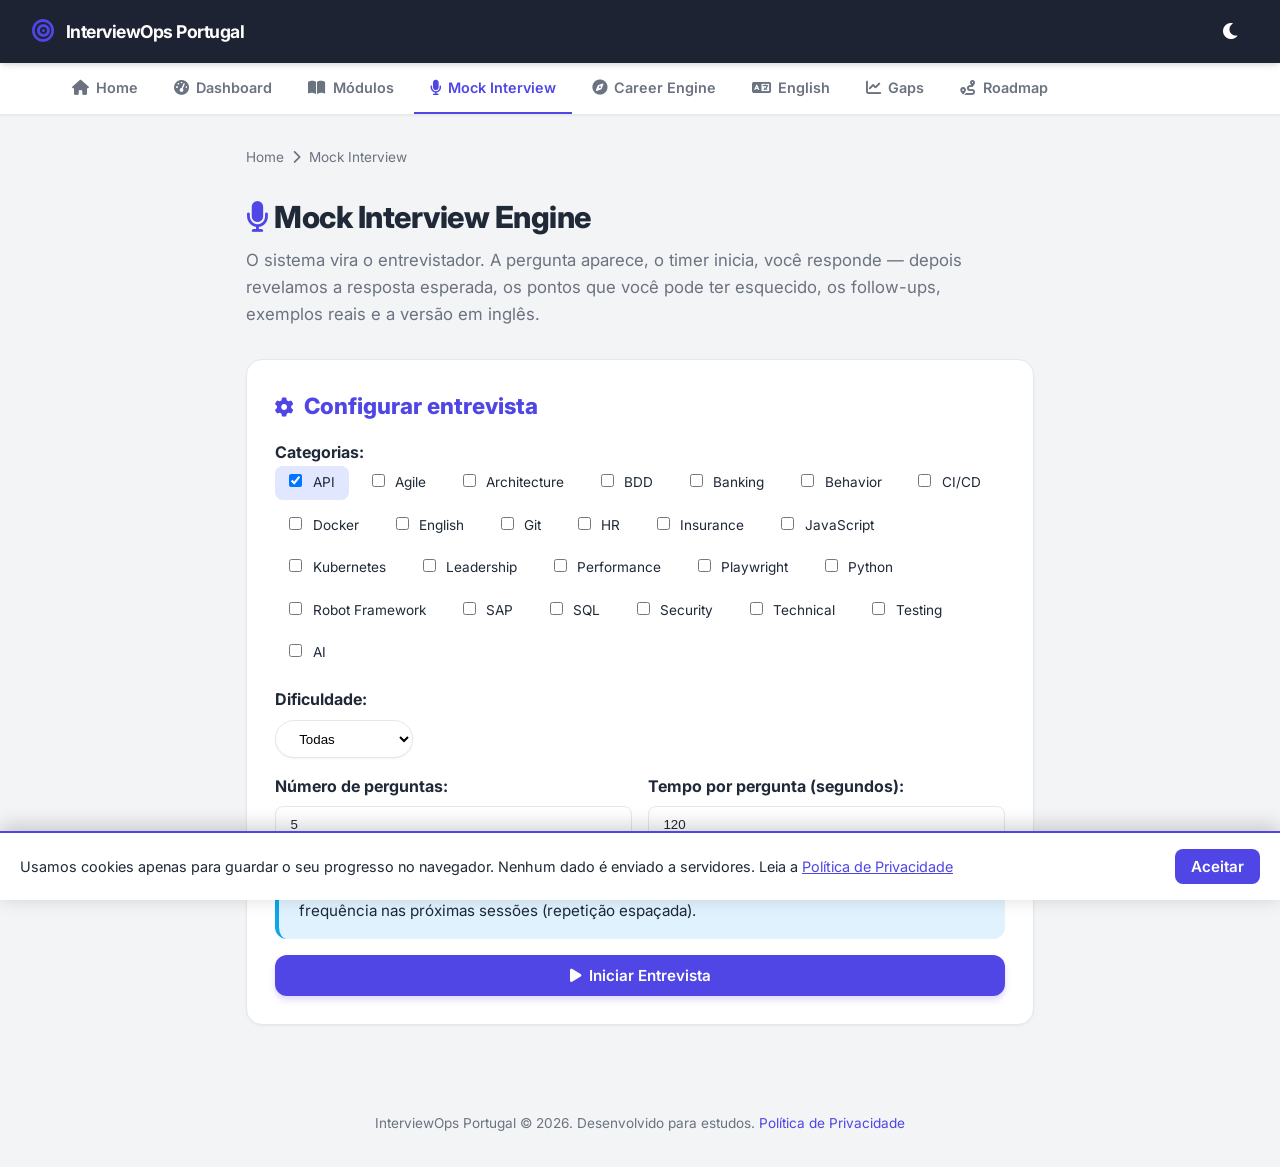
<file: mock/index.html>
<!DOCTYPE html>
<html lang="pt-br">
<head>
    <meta charset="UTF-8">
    <meta name="viewport" content="width=device-width, initial-scale=1.0">
    <title>Mock Interview | InterviewOps Portugal</title>
    <meta name="description" content="Simule entrevistas reais: perguntas com timer, avaliação e respostas esperadas.">
    <link href="https://fonts.googleapis.com/css2?family=Inter:wght@300;400;500;600;700;800&display=swap" rel="stylesheet">
    <link href="https://cdnjs.cloudflare.com/ajax/libs/font-awesome/6.0.0/css/all.min.css" rel="stylesheet">
    <link rel="stylesheet" href="../css/style.css">
</head>
<body data-page="mock">
    <header class="topbar">
        <a href="../index.html" class="topbar-content">
            <i class="fa-solid fa-bullseye logo-icon"></i>
            <span>InterviewOps Portugal</span>
        </a>
        <div class="topbar-actions">
            <button id="theme-toggle" class="theme-toggle" aria-label="Alternar tema"><i class="fa-solid fa-moon"></i></button>
        </div>
    </header>

    <nav class="main-nav">
        <div class="nav-links">
            <a href="../index.html" class="nav-link" data-page="home"><i class="fa-solid fa-house"></i> Home</a>
            <a href="../dashboard/index.html" class="nav-link" data-page="dashboard"><i class="fa-solid fa-gauge-high"></i> Dashboard</a>
            <a href="../modules/index.html" class="nav-link" data-page="modules"><i class="fa-solid fa-book-open"></i> Módulos</a>
            <a href="index.html" class="nav-link" data-page="mock"><i class="fa-solid fa-microphone"></i> Mock Interview</a>
            <a href="../career/index.html" class="nav-link" data-page="career"><i class="fa-solid fa-compass"></i> Career Engine</a>
                        <a href="../english/index.html" class="nav-link" data-page="english"><i class="fa-solid fa-language"></i> English</a>
            <a href="../tracker/index.html" class="nav-link" data-page="tracker"><i class="fa-solid fa-chart-line"></i> Gaps</a>
            <a href="../roadmap/index.html" class="nav-link" data-page="roadmap"><i class="fa-solid fa-route"></i> Roadmap</a>
        </div>
    </nav>

    <main class="container-narrow">
        <div class="breadcrumb">
            <a href="../index.html">Home</a> <i class="fa-solid fa-chevron-right"></i> <span>Mock Interview</span>
        </div>

        <div class="page-header">
            <h1><i class="fa-solid fa-microphone" style="color: var(--primary);"></i> Mock Interview Engine</h1>
            <p>O sistema vira o entrevistador. A pergunta aparece, o timer inicia, você responde — depois revelamos a resposta esperada, os pontos que você pode ter esquecido, os follow-ups, exemplos reais e a versão em inglês.</p>
        </div>

        <!-- SETUP -->
        <section id="setup" class="content-section">
            <h2><i class="fa-solid fa-gear"></i> Configurar entrevista</h2>
            <div class="mb-2">
                <label style="font-weight:700;">Categorias:</label>
                <div class="flex gap-2 wrap mt-1" id="cat-grid"></div>
            </div>
            <div class="mb-2">
                <label style="font-weight:700;">Dificuldade:</label>
                <select id="difficulty" class="search-bar" style="margin:0.5rem 0; max-width:300px;">
                    <option value="">Todas</option>
                    <option value="Fácil">Fácil</option>
                    <option value="Média">Média</option>
                    <option value="Intermediária">Intermediária</option>
                    <option value="Avançada">Avançada</option>
                </select>
            </div>
            <div class="grid-2 mb-2">
                <div>
                    <label style="font-weight:700;">Número de perguntas:</label>
                    <input type="number" id="qty" value="5" min="1" max="15" style="width:100%; padding:0.6rem 0.9rem; border-radius:8px; border:1px solid var(--option-border); background:var(--option-bg); color:var(--text-color); margin-top:0.4rem;">
                </div>
                <div>
                    <label style="font-weight:700;">Tempo por pergunta (segundos):</label>
                    <input type="number" id="timer-dur" value="120" min="30" max="600" step="30" style="width:100%; padding:0.6rem 0.9rem; border-radius:8px; border:1px solid var(--option-border); background:var(--option-bg); color:var(--text-color); margin-top:0.4rem;">
                </div>
            </div>
            <div class="callout callout-info"><strong><i class="fa-solid fa-lightbulb"></i> Aprendizado adaptativo:</strong> se você marcar uma pergunta como difícil, ela aparecerá com mais frequência nas próximas sessões (repetição espaçada).</div>
            <button class="primary-btn w-100 btn-pulse" onclick="startInterview()"><i class="fa-solid fa-play"></i> Iniciar Entrevista</button>
        </section>

        <!-- INTERVIEW -->
        <section id="interview" class="mock-layout" style="display:none;">
            <div>
                <div class="mock-question slide-up">
                    <div class="flex-between text-muted" style="font-size:0.85rem;">
                        <span><i class="fa-solid fa-hashtag"></i> <span id="q-progress">1/5</span></span>
                        <span class="badge" id="q-category">-</span>
                    </div>
                    <div class="timer-circle mt-2" id="timer-circle" style="margin:1rem auto;">
                        <span id="timer-text">02:00</span>
                    </div>
                    <p class="text-muted" style="font-size:0.85rem;">Tempo para responder em voz alta (como em uma entrevista real)</p>
                    <h2 id="q-text" style="font-size:1.3rem; line-height:1.4; margin-bottom:1rem;">...</h2>
                    <div id="q-options" style="margin-bottom:1rem; text-align:left;"></div>
                    <div class="flex gap-2 wrap" style="justify-content:center;">
                        <button class="success-btn" onclick="revealAnswer()"><i class="fa-solid fa-eye"></i> Encerrar e revelar resposta</button>
                        <button class="outline-btn" onclick="nextQuestion(true)"><i class="fa-solid fa-forward"></i> Pular</button>
                    </div>
                </div>
            </div>

            <div>
                <div class="content-section" style="position:sticky; top:120px;">
                    <h3 style="margin-bottom:0.5rem;"><i class="fa-solid fa-tachograph-digital"></i> Como responder</h3>
                    <ul style="font-size:0.9rem; margin-left:1.2rem;">
                        <li>Pense em voz alta como faria na entrevista.</li>
                        <li>Use a estrutura STAR para histórias.</li>
                        <li>Conecte técnica com valor de negócio.</li>
                        <li>Dê um exemplo real, se tiver.</li>
                        <li>Se travar, respire e reformule a pergunta.</li>
                    </ul>
                    <button class="danger-btn small-btn w-100 mt-2" onclick="abortInterview()"><i class="fa-solid fa-xmark"></i> Sair</button>
                </div>
            </div>
        </section>

        <!-- REVEAL -->
        <section id="reveal" class="content-section" style="display:none;">
            <div class="flex-between wrap gap-2 mb-2">
                <h2 style="margin:0;"><i class="fa-solid fa-file-signature"></i> Feedback</h2>
                <div class="flex gap-2">
                    <button class="outline-btn small-btn" onclick="markHard()"><i class="fa-solid fa-fire"></i> Marcar como difícil</button>
                    <button class="success-btn" onclick="nextQuestion(false)"><i class="fa-solid fa-forward"></i> Próxima pergunta</button>
                </div>
            </div>
            <div id="reveal-content"></div>
            <div class="grid-2 mt-2" id="stats-row"></div>
            <button class="primary-btn w-100 mt-3" onclick="finishInterview()"><i class="fa-solid fa-flag-checkered"></i> Finalizar entrevista</button>
        </section>

        <!-- RESULTS -->
        <section id="results" class="content-section" style="display:none;">
            <h2><i class="fa-solid fa-trophy"></i> Resultado da entrevista</h2>
            <div class="grid-4 mt-2" id="result-stats"></div>
            <div id="result-weak" class="mt-2"></div>
            <button class="primary-btn w-100 mt-3" onclick="location.reload()"><i class="fa-solid fa-rotate-right"></i> Nova entrevista</button>
        </section>
    </main>

    <footer class="footer">
        <p>InterviewOps Portugal &copy; 2026. Desenvolvido para estudos. <a href="../privacidade/index.html" style="color: var(--primary);"><span data-i18n="privacy_title">Política de Privacidade</span></a></p>
    </footer>

    <script src="../javascript/app.js"></script>
    <script>
        let QUESTION_DB = [];
        let session = { questions: [], index: 0, correct: 0, weak: 0, skipped: 0, startedAt: null, timer: null, remaining: 0, duration: 120 };

        const WEAK_KEY = 'weak_categories';

        function getWeakCategories() {
            try { return storeGet(WEAK_KEY) || {}; } catch (e) { return {}; }
        }

        function addWeak(category) {
            const w = getWeakCategories();
            w[category] = (w[category] || 0) + 1;
            storeSet(WEAK_KEY, w);
        }

        document.addEventListener('DOMContentLoaded', async () => {
            try {
                const data = await loadJSON('../json/questions.json');
                QUESTION_DB = data.questions || [];
                renderCategories(data.categories || []);
            } catch (e) {
                document.getElementById('cat-grid').innerHTML = '<p class="text-muted">Não foi possível carregar as perguntas. Use servidor local.</p>';
            }
        });

        function renderCategories(categories) {
            const grid = document.getElementById('cat-grid');
            grid.innerHTML = categories.map((c, i) => `
                <label class="option-label" style="padding:0.4rem 0.9rem; align-items:center; border-radius:8px; cursor:pointer; font-size:0.85rem; ${i === 0 ? 'border-color: var(--primary); background: var(--primary-light);' : ''}" onclick="toggleCat(this)">
                    <input type="checkbox" value="${c}" ${i === 0 ? 'checked' : ''} style="margin-right:0.4rem;">
                    ${c}
                </label>`).join('');
        }

        window.toggleCat = function(label) {
            const input = label.querySelector('input');
            input.checked = !input.checked;
            label.style.borderColor = input.checked ? 'var(--primary)' : 'var(--option-border)';
            label.style.background = input.checked ? 'var(--primary-light)' : 'var(--option-bg)';
        };

        function buildQuestionPool() {
            const cats = Array.from(document.querySelectorAll('#cat-grid input:checked')).map(i => i.value);
            const diff = document.getElementById('difficulty').value;
            let pool = QUESTION_DB.filter(q => cats.includes(q.category));
            if (diff) pool = pool.filter(q => q.difficulty === diff);

            // Adaptive: weak categories get weight
            const weak = getWeakCategories();
            const weighted = [];
            pool.forEach(q => {
                const w = 1 + (weak[q.category] || 0) * 0.5;
                for (let i = 0; i < Math.round(w * 10); i++) weighted.push(q);
            });
            return shuffleArray(weighted.length ? weighted : pool);
        }

        window.startInterview = function() {
            const qty = parseInt(document.getElementById('qty').value) || 5;
            const duration = parseInt(document.getElementById('timer-dur').value) || 120;
            const pool = buildQuestionPool();
            if (!pool.length) { alert('Nenhuma pergunta encontrada para os filtros selecionados.'); return; }

            session.duration = duration;
            session.questions = shuffleArray(pool).slice(0, Math.min(qty, pool.length));
            session.index = 0;
            session.startedAt = Date.now();
            session.correct = 0;
            session.weak = 0;
            session.skipped = 0;

            document.getElementById('setup').style.display = 'none';
            document.getElementById('reveal').style.display = 'none';
            document.getElementById('results').style.display = 'none';
            document.getElementById('interview').style.display = 'grid';
            showQuestion();
        };

        function showQuestion() {
            const q = session.questions[session.index];
            const lang = resolveLang(q.category);
            const ldata = q.lang && q.lang[lang] ? q.lang[lang] : (q.lang && q.lang['pt-br']) || q;
            document.getElementById('q-progress').innerText = `${session.index + 1}/${session.questions.length}`;
            document.getElementById('q-category').innerText = q.category;
            document.getElementById('q-category').className = `badge badge-info`;
            document.getElementById('q-text').innerText = ldata.question || '';

            // múltipla escolha: mostra alternativas e espera resposta
            const optionsBox = document.getElementById('q-options');
            if (q.type === 'choice' && ldata.options && ldata.options.length) {
                optionsBox.style.display = 'block';
                optionsBox.className = 'options-grid';
                optionsBox.innerHTML = ldata.options.map((opt, i) => `
                    <button class="option-label choice-opt" data-opt="${i}" onclick="selectChoice(this)" style="justify-content:flex-start; text-align:left;">
                        <div class="option-content">
                            <span class="option-letter">${String.fromCharCode(65 + i)}</span>
                            <span class="option-text">${escapeHtml(opt)}</span>
                        </div>
                    </button>`).join('');
            } else {
                optionsBox.style.display = 'none';
                optionsBox.className = '';
            }
            window._currentChoice = null;

            session.remaining = session.duration;
            renderTimer();
            clearInterval(session.timer);
            session.timer = setInterval(() => {
                session.remaining--;
                renderTimer();
                if (session.remaining <= 0) {
                    clearInterval(session.timer);
                    revealAnswer();
                }
            }, 1000);
            window.scrollTo({ top: 0, behavior: 'smooth' });
        }

        window.selectChoice = function(btn) {
            document.querySelectorAll('.choice-opt').forEach(b => b.classList.remove('selected'));
            btn.classList.add('selected');
            window._currentChoice = parseInt(btn.dataset.opt, 10);
        };

        function renderTimer() {
            const circle = document.getElementById('timer-circle');
            const text = document.getElementById('timer-text');
            const total = session.duration;
            const pct = (session.remaining / total) * 100;
            circle.style.background = `conic-gradient(var(--primary) ${pct * 3.6}deg, var(--option-border) 0deg)`;
            text.innerText = formatTime(session.remaining);
            text.style.color = session.remaining <= 30 ? 'var(--danger)' : 'var(--text-color)';
            if (session.remaining <= 10) text.classList.add('timer-danger'); else text.classList.remove('timer-danger');
        }

        window.revealAnswer = function() {
            clearInterval(session.timer);
            const q = session.questions[session.index];
            const lang = resolveLang(q.category);
            const ldata = q.lang && q.lang[lang] ? q.lang[lang] : (q.lang && q.lang['pt-br']) || q;
            const qcat = q.category;
            const qdiff = q.difficulty;
            const qq = ldata.question || '';
            const answerText = ldata.expectedAnswer || '';
            const mistakes = ldata.commonMistakes || q.commonMistakes || [];
            const followUps = ldata.followUps || q.followUps || [];
            const realExample = ldata.realExample || '';
            const english = ldata.english || '';

            let answerBlock = '';
            if (q.type === 'choice' && ldata.options && ldata.options.length) {
                const chosen = window._currentChoice;
                const correct = q.answer;
                const isRight = chosen === correct;
                if (chosen !== null && chosen !== undefined) {
                    if (isRight) session.correct++;
                    else session.weak++;
                }
                answerBlock = `
                    <div class="callout ${isRight ? 'callout-success' : 'callout-danger'}" style="margin-top:0.75rem;">
                        <strong><i class="fa-solid ${isRight ? 'fa-check' : 'fa-xmark'}"></i> ${isRight ? t('correct') : t('incorrect')}</strong>
                    </div>
                    <div class="q-options-review" style="margin-top:0.75rem;">
                        ${ldata.options.map((opt, i) => `
                            <div class="option-label" style="display:flex; align-items:center; ${i === correct ? 'border-color:var(--success); background:var(--success-light);' : i === chosen ? 'border-color:var(--danger); background:var(--danger-light);' : ''}">
                                <div class="option-content">
                                    <span class="option-letter" style="${i === correct ? 'background:var(--success); color:#fff;' : i === chosen ? 'background:var(--danger); color:#fff;' : ''}">${String.fromCharCode(65 + i)}</span>
                                    <span class="option-text" style="color:${i === correct ? 'var(--success-dark)' : i === chosen ? 'var(--danger-dark)' : 'var(--text-color)'};">${escapeHtml(opt)} ${i === correct ? '<i class="fa-solid fa-circle-check"></i>' : ''} ${i === chosen && !isRight ? '<i class="fa-solid fa-circle-xmark"></i>' : ''}</span>
                                </div>
                            </div>`).join('')}
                    </div>`;
            }

            document.getElementById('interview').style.display = 'none';
            const reveal = document.getElementById('reveal');
            reveal.style.display = 'block';

            document.getElementById('reveal-content').innerHTML = `
                <div class="q-card">
                    <div class="q-meta">
                        <span class="badge badge-info">${escapeHtml(qcat)}</span>
                        <span class="badge ${qdiff === 'Avançada' ? 'badge-danger' : qdiff === 'Média' || qdiff === 'Intermediária' ? 'badge-warning' : 'badge-success'}">${escapeHtml(qdiff)}</span>
                    </div>
                    <div class="q-text">${escapeHtml(qq)}</div>
                    ${answerBlock}
                    ${answerText ? `<div class="callout callout-success"><strong><i class="fa-solid fa-check"></i> ${t('show_answer')}:</strong> ${escapeHtml(answerText)}</div>` : ''}
                    ${(mistakes && mistakes.length) ? `<div class="callout callout-danger"><strong><i class="fa-solid fa-circle-xmark"></i> Pontos que você pode ter esquecido</strong><ul style="margin:0.4rem 0 0 1.2rem;">${mistakes.map(m => `<li>${escapeHtml(m)}</li>`).join('')}</ul></div>` : ''}
                    ${(followUps && followUps.length) ? `<div class="followups"><strong><i class="fa-solid fa-angles-right"></i> Follow-ups esperados:</strong><ul>${followUps.map(f => `<li>${escapeHtml(f)}</li>`).join('')}</ul></div>` : ''}
                    ${realExample ? `<div class="callout callout-warning" style="margin-top:0.75rem;"><strong><i class="fa-solid fa-lightbulb"></i> Exemplo real (conte essa história):</strong> ${escapeHtml(realExample)}</div>` : ''}
                    ${english ? `<div class="callout callout-info" style="margin-top:0.75rem;"><strong><i class="fa-solid fa-language"></i> English answer:</strong> ${escapeHtml(english)}</div>` : ''}
                </div>`;
            window.scrollTo({ top: 0, behavior: 'smooth' });
        };

        window.markHard = function() {
            const q = session.questions[session.index];
            addWeak(q.category);
            session.weak++;
            alert('Registrado como difícil. A categoria "' + q.category + '" aparecerá com mais frequência nas próximas sessões.');
        };

        window.nextQuestion = function(skipped) {
            if (skipped) session.skipped++;
            if (session.index < session.questions.length - 1) {
                session.index++;
                document.getElementById('reveal').style.display = 'none';
                document.getElementById('interview').style.display = 'grid';
                showQuestion();
            } else {
                finishInterview();
            }
        };

        window.abortInterview = function() {
            if (confirm('Deseja encerrar a entrevista?')) {
                clearInterval(session.timer);
                location.reload();
            }
        };

        window.finishInterview = function() {
            clearInterval(session.timer);
            document.getElementById('interview').style.display = 'none';
            document.getElementById('reveal').style.display = 'none';
            const results = document.getElementById('results');
            results.style.display = 'block';

            const total = session.questions.length;
            const elapsed = Math.round((Date.now() - session.startedAt) / 1000);
            const weak = getWeakCategories();
            const weakList = Object.entries(weak).sort((a, b) => b[1] - a[1]).slice(0, 3);

            // Questões que o usuário nem chegou a ver (finalizou antes de avançar).
            const unseen = Math.max(total - 1 - session.index, 0);
            // Total de questões não respondidas = puladas + nunca vistas.
            const notAnswered = session.skipped + unseen;

            // Preparo: apenas sobre questões efetivamente respondidas (não puladas).
            const answered = Math.max(total - notAnswered, 0);
            const prepared = total ? Math.round((answered - session.weak) / total * 100) : 0;

            document.getElementById('result-stats').innerHTML = `
                <div class="stat-box"><div class="stat-value">${total}</div><div class="stat-label">Perguntas</div></div>
                <div class="stat-box"><div class="stat-value" style="color:var(--warning);">${formatTime(elapsed)}</div><div class="stat-label">Duração</div></div>
                <div class="stat-box"><div class="stat-value" style="color:var(--danger);">${session.weak}</div><div class="stat-label">Marcadas difíceis</div></div>
                <div class="stat-box"><div class="stat-value" style="color:var(--info);">${notAnswered}</div><div class="stat-label">Não respondidas</div></div>
                <div class="stat-box"><div class="stat-value" style="color:var(--success);">${Math.max(prepared, 0)}%</div><div class="stat-label">Sente-se preparado</div></div>
            `;
            const skipNotice = notAnswered > 0
                ? `<div class="callout callout-warning"><strong><i class="fa-solid fa-forward"></i> Você deixou de responder ${notAnswered} ${notAnswered === 1 ? 'questão' : 'questões'}${session.skipped ? ` (${session.skipped} puladas, ${unseen} não vistas)` : ''}.</strong> Responder em voz alta é essencial para o treino — reveja as respostas esperadas das perguntas não respondidas.</div>`
                : '';
            const weakNotice = weakList.length
                ? `<div class="callout callout-warning"><strong><i class="fa-solid fa-fire"></i> Áreas para reforçar (adaptativo):</strong> ${weakList.map(([c, n]) => `${c} (${n}x)`).join(' · ')}</div>`
                : '';
            // 'Ótimo' só aparece se todas as questões foram respondidas e nenhuma foi difícil.
            const allAnswered = notAnswered === 0;
            const praise = allAnswered && !weakList.length
                ? '<div class="callout callout-success"><strong>Ótimo!</strong> Nenhuma área difícil registrada nesta sessão. Continue praticando.</div>'
                : '';
            document.getElementById('result-weak').innerHTML = skipNotice + weakNotice + praise;
            window.scrollTo({ top: 0, behavior: 'smooth' });
        };
    </script>
</body>
</html>
</file>
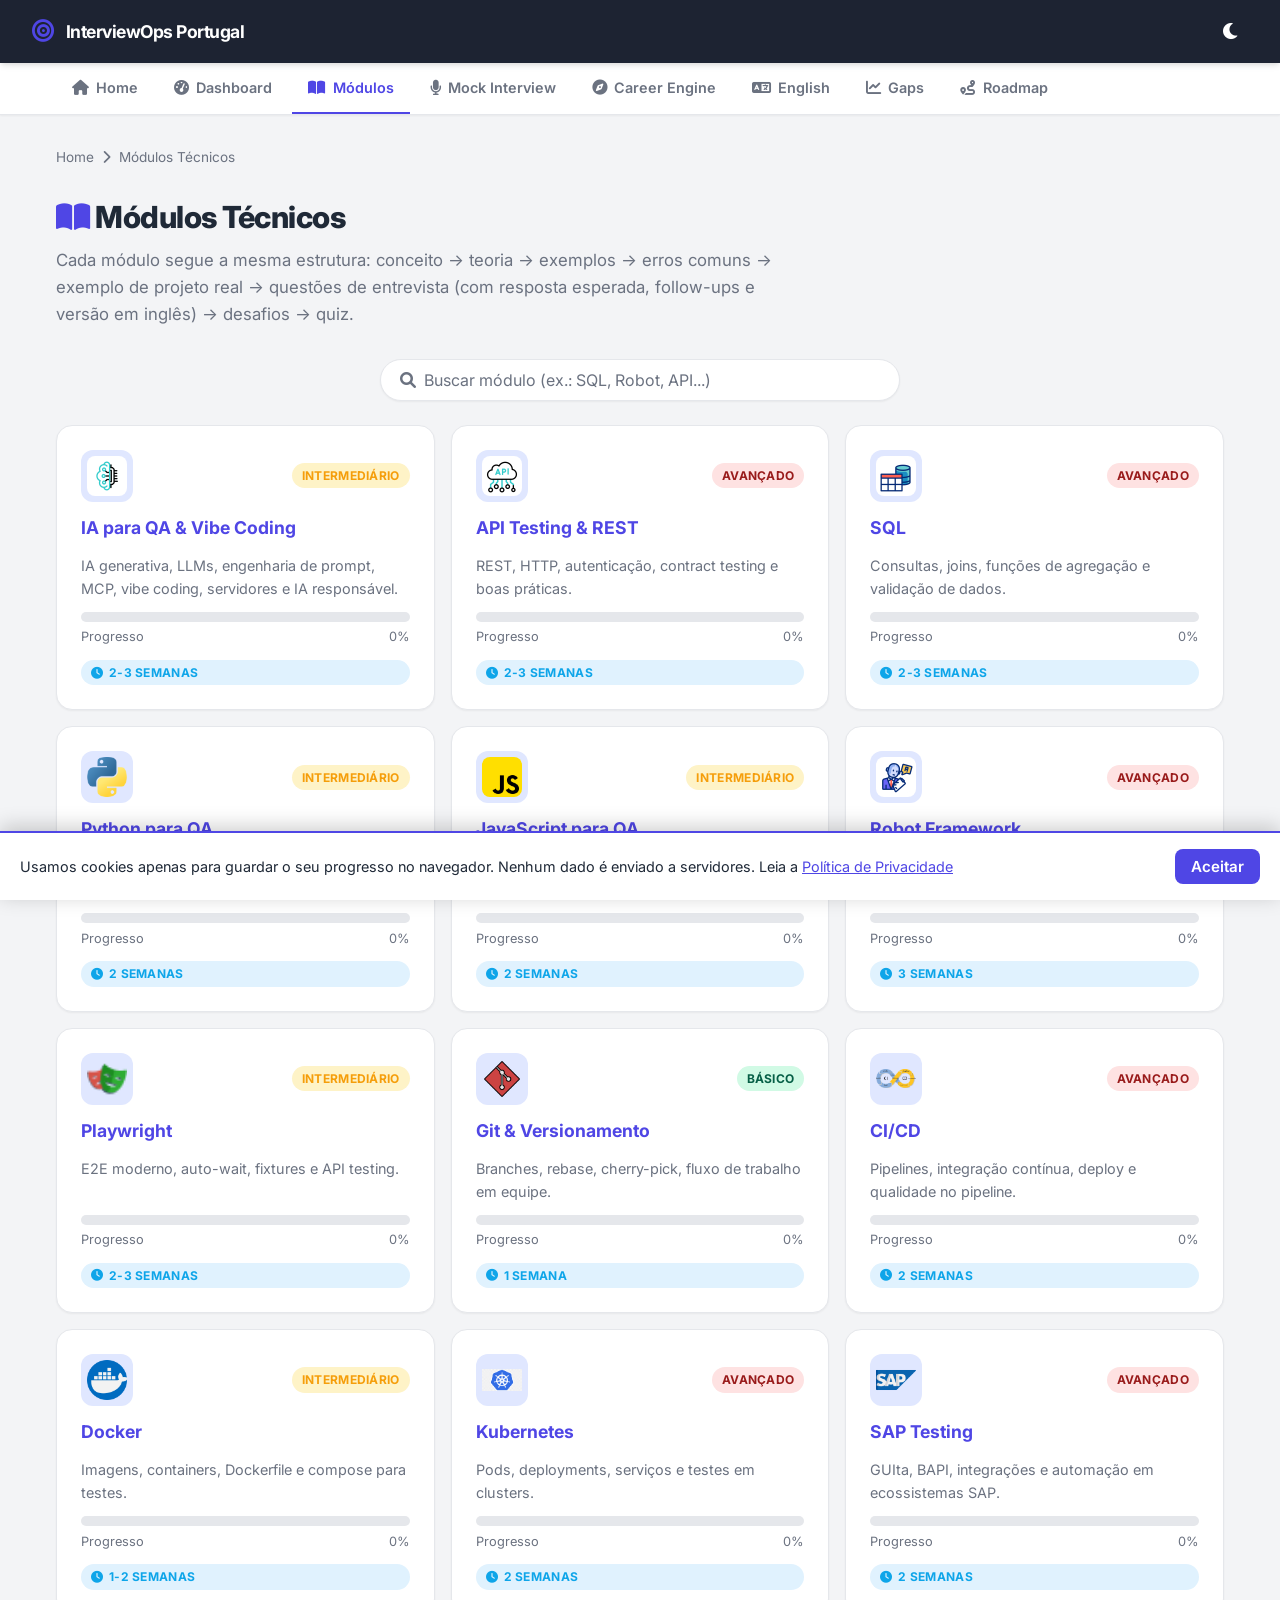
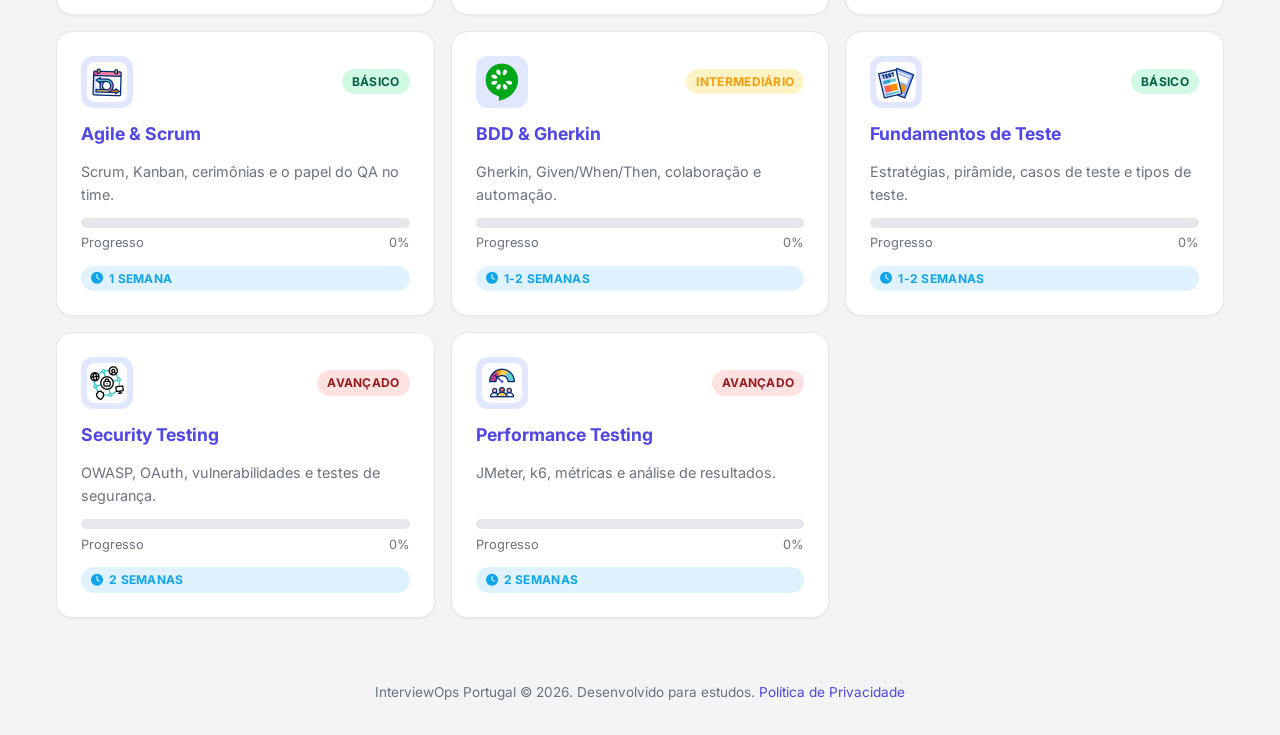
<file: modules/index.html>
<!DOCTYPE html>
<html lang="pt-br">
<head>
    <meta charset="UTF-8">
    <meta name="viewport" content="width=device-width, initial-scale=1.0">
    <title>Módulos Técnicos | InterviewOps Portugal</title>
    <meta name="description" content="17 módulos técnicos de preparação para entrevistas de QA Automation.">
    <link href="https://fonts.googleapis.com/css2?family=Inter:wght@300;400;500;600;700;800&display=swap" rel="stylesheet">
    <link href="https://cdnjs.cloudflare.com/ajax/libs/font-awesome/6.0.0/css/all.min.css" rel="stylesheet">
    <link rel="stylesheet" href="../css/style.css">
</head>
<body data-page="modules">
    <header class="topbar">
        <a href="../index.html" class="topbar-content">
            <i class="fa-solid fa-bullseye logo-icon"></i>
            <span>InterviewOps Portugal</span>
        </a>
        <div class="topbar-actions">
            <button id="theme-toggle" class="theme-toggle" aria-label="Alternar tema"><i class="fa-solid fa-moon"></i></button>
        </div>
    </header>

    <nav class="main-nav">
        <div class="nav-links">
            <a href="../index.html" class="nav-link" data-page="home"><i class="fa-solid fa-house"></i> Home</a>
            <a href="../dashboard/index.html" class="nav-link" data-page="dashboard"><i class="fa-solid fa-gauge-high"></i> Dashboard</a>
            <a href="index.html" class="nav-link" data-page="modules"><i class="fa-solid fa-book-open"></i> Módulos</a>
            <a href="../mock/index.html" class="nav-link" data-page="mock"><i class="fa-solid fa-microphone"></i> Mock Interview</a>
            <a href="../career/index.html" class="nav-link" data-page="career"><i class="fa-solid fa-compass"></i> Career Engine</a>
                        <a href="../english/index.html" class="nav-link" data-page="english"><i class="fa-solid fa-language"></i> English</a>
            <a href="../tracker/index.html" class="nav-link" data-page="tracker"><i class="fa-solid fa-chart-line"></i> Gaps</a>
            <a href="../roadmap/index.html" class="nav-link" data-page="roadmap"><i class="fa-solid fa-route"></i> Roadmap</a>
        </div>
    </nav>

    <main class="container">
        <div class="breadcrumb">
            <a href="../index.html">Home</a> <i class="fa-solid fa-chevron-right"></i> <span>Módulos Técnicos</span>
        </div>

        <div class="page-header">
            <h1><i class="fa-solid fa-book-open" style="color: var(--primary);"></i> Módulos Técnicos</h1>
            <p>Cada módulo segue a mesma estrutura: conceito → teoria → exemplos → erros comuns → exemplo de projeto real → questões de entrevista (com resposta esperada, follow-ups e versão em inglês) → desafios → quiz.</p>
        </div>

        <div class="search-bar">
            <i class="fa-solid fa-magnifying-glass"></i>
            <input type="text" id="module-search" placeholder="Buscar módulo (ex.: SQL, Robot, API...)" oninput="filterModules(this.value)">
        </div>

        <div class="grid-3" id="module-grid">
            <div class="stat-box"><i class="fa-solid fa-spinner fa-spin"></i> Carregando módulos...</div>
        </div>
    </main>

    <footer class="footer">
        <p>InterviewOps Portugal &copy; 2026. Desenvolvido para estudos. <a href="../privacidade/index.html" style="color: var(--primary);"><span data-i18n="privacy_title">Política de Privacidade</span></a></p>
    </footer>

    <script src="../javascript/app.js"></script>
    <script>
        let MODULES = [];

        function levelBadge(level) {
            if (level === 'Avançado') return '<span class="badge badge-danger">Avançado</span>';
            if (level === 'Intermediário') return '<span class="badge badge-warning">Intermediário</span>';
            return '<span class="badge badge-success">Básico</span>';
        }

        function moduleProgressPct(m) {
            const p = getModuleProgress(m.id);
            const completed = (p && p.completed) || 0;
            const total = (p && p.total) || m.totalQuestions || 0;
            if (!total) return 0;
            const lessonPct = completed / total;
            const quizPct = (p && p.quizBest) ? p.quizBest / 100 : 0;
            return Math.round((lessonPct * 0.6 + quizPct * 0.4) * 100);
        }

        function renderModules(list) {
            const grid = document.getElementById('module-grid');
            if (!list.length) {
                grid.innerHTML = '<p class="text-muted" style="grid-column:1/-1; text-align:center;">Nenhum módulo encontrado.</p>';
                return;
            }
            grid.innerHTML = list.map(m => {
                const pct = moduleProgressPct(m);
                return `
                <a href="module.html?id=${m.id}" class="module-card">
                    <div class="flex-between">
                        <div class="module-icon">${moduleIconHtml(m)}</div>
                        ${levelBadge(m.level)}
                    </div>
                    <h3>${escapeHtml(m.title)}</h3>
                    <p>${escapeHtml(m.shortDescription || m.description)}</p>
                    <div>
                        <div class="progress-container"><div class="progress-bar ${pct >= 70 ? 'success' : pct >= 40 ? 'warning' : 'danger'}" style="width:${pct}%"></div></div>
                        <div class="flex-between text-muted" style="font-size:0.8rem; margin-top:0.35rem;">
                            <span>Progresso</span><span>${pct}%</span>
                        </div>
                    </div>
                    <span class="badge badge-info"><i class="fa-solid fa-clock"></i> ${m.duration}</span>
                </a>`;
            }).join('');
        }

        window.filterModules = function(q) {
            if (!q) { renderModules(MODULES); return; }
            const term = q.toLowerCase();
            renderModules(MODULES.filter(m =>
                m.title.toLowerCase().includes(term) ||
                (m.topics || []).join(' ').toLowerCase().includes(term) ||
                (m.description || '').toLowerCase().includes(term)
            ));
        };

        document.addEventListener('DOMContentLoaded', async () => {
            try {
                const data = await loadJSON('../json/modules.json');
                MODULES = data.modules || [];
                renderModules(MODULES);
            } catch (e) {
                document.getElementById('module-grid').innerHTML = '<p class="text-muted">Não foi possível carregar os módulos. Execute via servidor local (python -m http.server).</p>';
            }
        });
    </script>
</body>
</html>
</file>
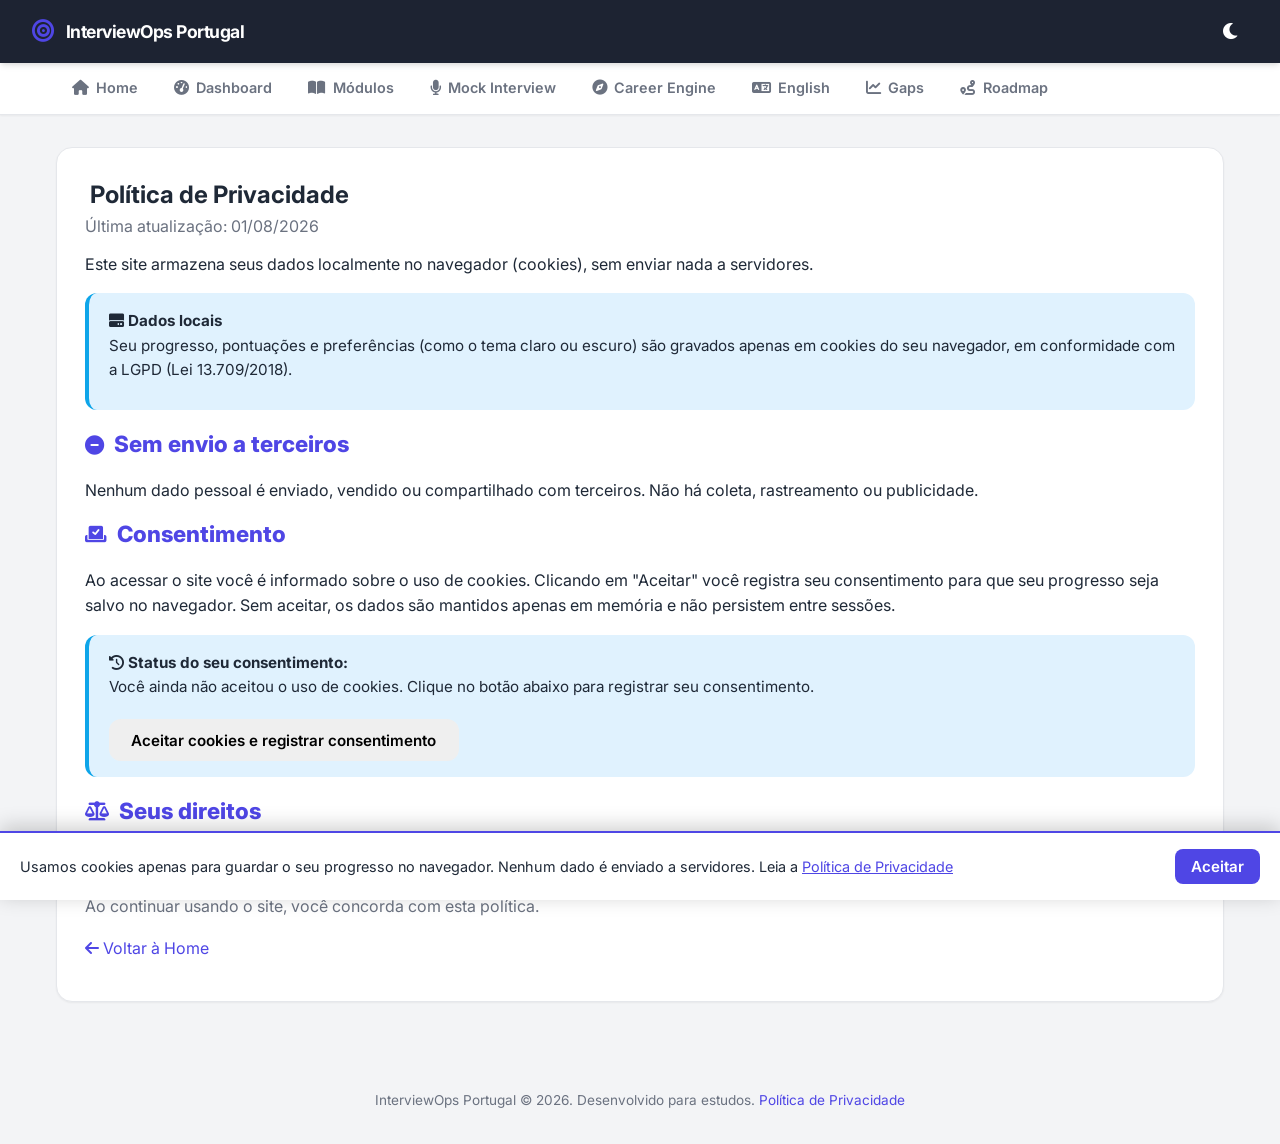
<file: privacidade/index.html>
<!DOCTYPE html>
<html lang="pt-br">
<head>
    <meta charset="UTF-8">
    <meta name="viewport" content="width=device-width, initial-scale=1.0">
    <title data-i18n="privacy_title">Política de Privacidade | InterviewOps Portugal</title>
    <meta name="description" content="Política de privacidade do InterviewOps Portugal: dados armazenados localmente no navegador, em conformidade com a LGPD.">
    <link href="https://fonts.googleapis.com/css2?family=Inter:wght@300;400;500;600;700;800&family=JetBrains+Mono:wght@400;600&display=swap" rel="stylesheet">
    <link href="https://cdnjs.cloudflare.com/ajax/libs/font-awesome/6.0.0/css/all.min.css" rel="stylesheet">
    <link rel="stylesheet" href="../css/style.css">
</head>
<body data-page="privacidade">
    <header class="topbar">
        <a href="../index.html" class="topbar-content">
            <i class="fa-solid fa-bullseye logo-icon"></i>
            <span>InterviewOps Portugal</span>
        </a>
        <div class="topbar-actions">
            <button id="theme-toggle" class="theme-toggle" aria-label="Alternar tema">
                <i class="fa-solid fa-moon"></i>
            </button>
        </div>
    </header>

    <nav class="main-nav">
        <div class="nav-links">
            <a href="../index.html" class="nav-link" data-page="home"><i class="fa-solid fa-house"></i> Home</a>
            <a href="../dashboard/index.html" class="nav-link" data-page="dashboard"><i class="fa-solid fa-gauge-high"></i> Dashboard</a>
            <a href="../modules/index.html" class="nav-link" data-page="modules"><i class="fa-solid fa-book-open"></i> Módulos</a>
            <a href="../mock/index.html" class="nav-link" data-page="mock"><i class="fa-solid fa-microphone"></i> Mock Interview</a>
            <a href="../career/index.html" class="nav-link" data-page="career"><i class="fa-solid fa-compass"></i> Career Engine</a>
            <a href="../english/index.html" class="nav-link" data-page="english"><i class="fa-solid fa-language"></i> English</a>
            <a href="../tracker/index.html" class="nav-link" data-page="tracker"><i class="fa-solid fa-chart-line"></i> Gaps</a>
            <a href="../roadmap/index.html" class="nav-link" data-page="roadmap"><i class="fa-solid fa-route"></i> Roadmap</a>
        </div>
    </nav>

    <main class="container">
        <section class="content-section">
            <h1><i class="fa-solid fa-shield-halved"></i> <span data-i18n="privacy_title">Política de Privacidade</span></h1>
            <p class="text-muted"><span data-i18n="privacy_updated">Última atualização:</span> 01/08/2026</p>
            <p data-i18n="privacy_intro">Este site armazena seus dados localmente no navegador (cookies), sem enviar nada a servidores.</p>

            <div class="callout callout-info">
                <strong><i class="fa-solid fa-hard-drive"></i> <span data-i18n="privacy_local">Dados locais</span></strong>
                <p data-i18n="privacy_local_body">Seu progresso, pontuações e preferências (como o tema claro ou escuro) são gravados apenas em cookies do seu navegador, em conformidade com a LGPD (Lei 13.709/2018).</p>
            </div>

            <h2><i class="fa-solid fa-circle-minus"></i> <span data-i18n="privacy_no_server">Sem envio a terceiros</span></h2>
            <p data-i18n="privacy_no_server_body">Nenhum dado pessoal é enviado, vendido ou compartilhado com terceiros. Não há coleta, rastreamento ou publicidade.</p>

            <h2><i class="fa-solid fa-check-to-slot"></i> <span data-i18n="privacy_consent">Consentimento</span></h2>
            <p data-i18n="privacy_consent_body">Ao acessar o site você é informado sobre o uso de cookies. Clicando em "Aceitar" você registra seu consentimento para que seu progresso seja salvo no navegador. Sem aceitar, os dados são mantidos apenas em memória e não persistem entre sessões.</p>

            <div class="callout callout-info" id="consent-status-box">
                <strong><i class="fa-solid fa-clock-rotate-left"></i> Status do seu consentimento:</strong>
                <p id="consent-status-text">Verificando...</p>
                <button id="consent-accept-page" class="btn btn-primary" style="display:none; margin-top:0.5rem;">Aceitar cookies e registrar consentimento</button>
            </div>

            <h2><i class="fa-solid fa-scale-balanced"></i> <span data-i18n="privacy_rights">Seus direitos</span></h2>
            <p data-i18n="privacy_rights_body">Você pode limpar os cookies do navegador a qualquer momento, removendo todos os dados deste site.</p>

            <p class="text-muted" style="margin-top:1.5rem;"><span data-i18n="privacy_footer">Ao continuar usando o site, você concorda com esta política.</span></p>

            <p style="margin-top:1rem;"><a href="../index.html" class="btn btn-primary"><i class="fa-solid fa-arrow-left"></i> <span data-i18n="back_home">Voltar à Home</span></a></p>
        </section>
    </main>

    <footer class="footer">
        <p>InterviewOps Portugal &copy; 2026. Desenvolvido para estudos. <a href="index.html" style="color: var(--primary);"><span data-i18n="privacy_title">Política de Privacidade</span></a></p>
    </footer>

    <script src="../javascript/app.js"></script>
    <script>
        document.addEventListener('DOMContentLoaded', async () => {
            await initStorage();
            const statusText = document.getElementById('consent-status-text');
            const acceptBtn = document.getElementById('consent-accept-page');
            const statusBox = document.getElementById('consent-status-box');
            if (!statusText) return;

            if (storeGet('consent') === 'accepted') {
                const at = storeGet('consent_accepted_at');
                statusText.textContent = 'Consentimento registrado em ' + (at ? new Date(at).toLocaleString('pt-BR') : '...') + '.';
                acceptBtn.style.display = 'none';
                statusBox.style.borderLeftColor = 'var(--success)';
            } else {
                statusText.textContent = 'Você ainda não aceitou o uso de cookies. Clique no botão abaixo para registrar seu consentimento.';
                acceptBtn.style.display = 'inline-block';
                acceptBtn.addEventListener('click', () => {
                    storeSet('consent', 'accepted');
                    storeSet('consent_accepted_at', new Date().toISOString());
                    location.reload();
                });
            }
        });
    </script>
</body>
</html>
</file>
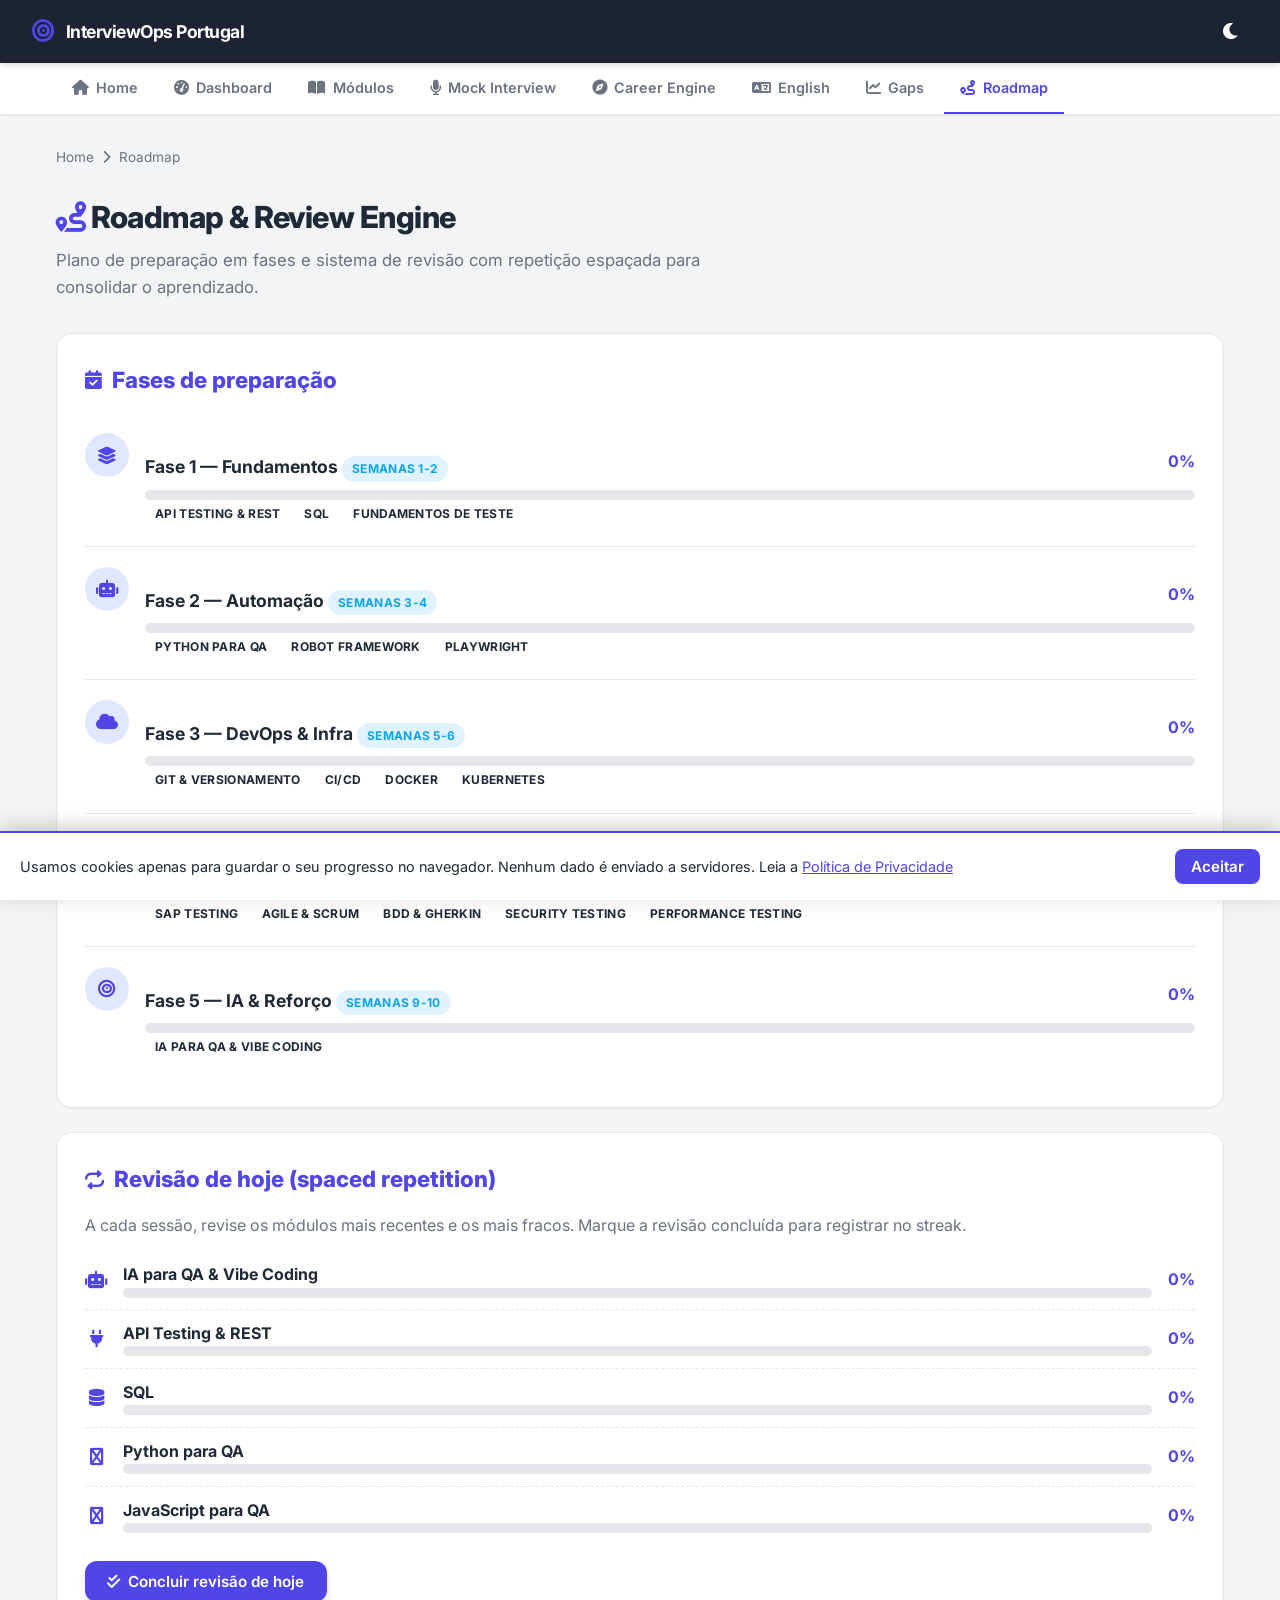
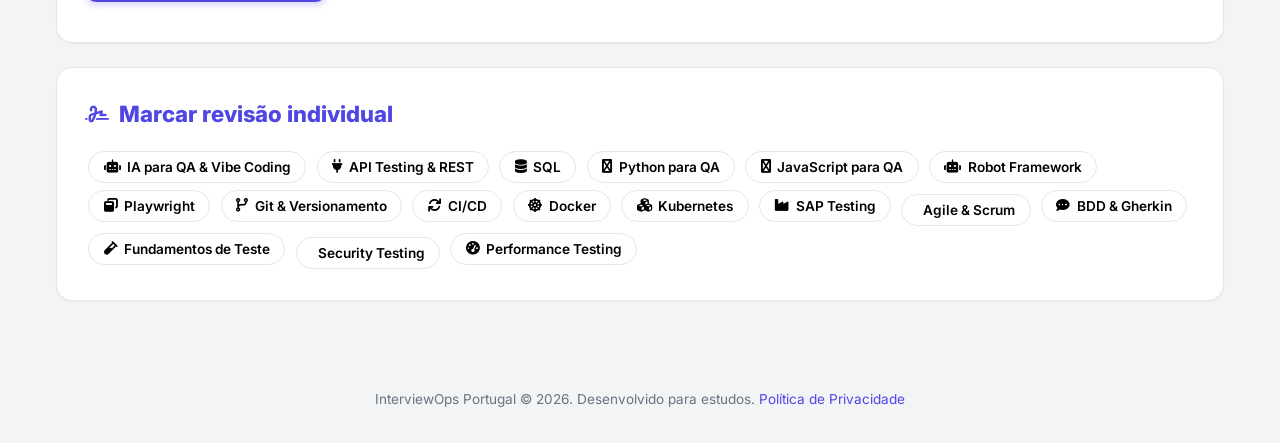
<file: roadmap/index.html>
<!DOCTYPE html>
<html lang="pt-br">
<head>
    <meta charset="UTF-8">
    <meta name="viewport" content="width=device-width, initial-scale=1.0">
    <title>Roadmap | InterviewOps Portugal</title>
    <link href="https://fonts.googleapis.com/css2?family=Inter:wght@300;400;500;600;700;800&display=swap" rel="stylesheet">
    <link href="https://cdnjs.cloudflare.com/ajax/libs/font-awesome/6.0.0/css/all.min.css" rel="stylesheet">
    <link rel="stylesheet" href="../css/style.css">
</head>
<body data-page="roadmap">
    <header class="topbar">
        <a href="../index.html" class="topbar-content">
            <i class="fa-solid fa-bullseye logo-icon"></i>
            <span>InterviewOps Portugal</span>
        </a>
        <div class="topbar-actions">
            <button id="theme-toggle" class="theme-toggle" aria-label="Alternar tema"><i class="fa-solid fa-moon"></i></button>
        </div>
    </header>

    <nav class="main-nav">
        <div class="nav-links">
            <a href="../index.html" class="nav-link" data-page="home"><i class="fa-solid fa-house"></i> Home</a>
            <a href="../dashboard/index.html" class="nav-link" data-page="dashboard"><i class="fa-solid fa-gauge-high"></i> Dashboard</a>
            <a href="../modules/index.html" class="nav-link" data-page="modules"><i class="fa-solid fa-book-open"></i> Módulos</a>
            <a href="../mock/index.html" class="nav-link" data-page="mock"><i class="fa-solid fa-microphone"></i> Mock Interview</a>
            <a href="../career/index.html" class="nav-link" data-page="career"><i class="fa-solid fa-compass"></i> Career Engine</a>
                        <a href="../english/index.html" class="nav-link" data-page="english"><i class="fa-solid fa-language"></i> English</a>
            <a href="../tracker/index.html" class="nav-link" data-page="tracker"><i class="fa-solid fa-chart-line"></i> Gaps</a>
            <a href="index.html" class="nav-link" data-page="roadmap"><i class="fa-solid fa-route"></i> Roadmap</a>
        </div>
    </nav>

    <main class="container">
        <div class="breadcrumb">
            <a href="../index.html">Home</a> <i class="fa-solid fa-chevron-right"></i> <span>Roadmap</span>
        </div>

        <div class="page-header">
            <h1><i class="fa-solid fa-route" style="color: var(--primary);"></i> Roadmap &amp; Review Engine</h1>
            <p>Plano de preparação em fases e sistema de revisão com repetição espaçada para consolidar o aprendizado.</p>
        </div>

        <div class="content-section">
            <h2><i class="fa-solid fa-calendar-check"></i> Fases de preparação</h2>
            <div id="phases"></div>
        </div>

        <div class="content-section">
            <h2><i class="fa-solid fa-repeat"></i> Revisão de hoje (spaced repetition)</h2>
            <p class="text-muted">A cada sessão, revise os módulos mais recentes e os mais fracos. Marque a revisão concluída para registrar no streak.</p>
            <div id="review-list"></div>
            <button class="primary-btn mt-2" id="mark-review" onclick="completeReview()" style="color:#fff;"><i class="fa-solid fa-check-double"></i> Concluir revisão de hoje</button>
            <p class="text-muted mt-1" id="review-feedback"></p>
        </div>

        <div class="content-section">
            <h2><i class="fa-solid fa-signature"></i> Marcar revisão individual</h2>
            <div id="individual-review"></div>
        </div>
    </main>

    <footer class="footer">
        <p>InterviewOps Portugal &copy; 2026. Desenvolvido para estudos. <a href="../privacidade/index.html" style="color: var(--primary);"><span data-i18n="privacy_title">Política de Privacidade</span></a></p>
    </footer>

    <script src="../javascript/app.js"></script>
    <script>
        const REVIEW_KEY = 'review_done';
        let MODULES = [];

        function modulePct(m) {
            const p = getModuleProgress(m.id);
            const completed = (p && p.completed) || 0;
            const total = (p && p.total) || m.totalQuestions || 0;
            const lessonPct = total > 0 ? completed / total : 0;
            const quizPct = (p && p.quizBest) ? p.quizBest / 100 : 0;
            return Math.round((lessonPct * 0.6 + quizPct * 0.4) * 100);
        }

        document.addEventListener('DOMContentLoaded', async () => {
            try {
                const data = await loadJSON('../json/modules.json');
                MODULES = data.modules || [];
                renderPhases();
                renderReview();
                checkReviewDone();
            } catch (e) {
                document.getElementById('phases').innerHTML = '<p class="text-muted">Não foi possível carregar. Execute via servidor local.</p>';
            }
        });

        const PHASES = [
            { title: 'Fase 1 — Fundamentos', icon: 'fa-layer-group', weeks: 'Semanas 1-2', modules: ['sql', 'testing', 'api'] },
            { title: 'Fase 2 — Automação', icon: 'fa-robot', weeks: 'Semanas 3-4', modules: ['robot', 'playwright', 'python'] },
            { title: 'Fase 3 — DevOps & Infra', icon: 'fa-cloud', weeks: 'Semanas 5-6', modules: ['git', 'cicd', 'docker', 'kubernetes'] },
            { title: 'Fase 4 — Domínio & Negócio', icon: 'fa-industry', weeks: 'Semanas 7-8', modules: ['sap', 'agile', 'bdd', 'security', 'performance'] },
            { title: 'Fase 5 — IA & Reforço', icon: 'fa-bullseye', weeks: 'Semanas 9-10', modules: ['ai', 'english', 'behavior', 'leadership', 'architecture'] }
        ];

        function renderPhases() {
            document.getElementById('phases').innerHTML = PHASES.map((phase, i) => {
                const mods = MODULES.filter(m => phase.modules.includes(m.id));
                const avg = mods.length ? Math.round(mods.reduce((s, m) => s + modulePct(m), 0) / mods.length) : 0;
                return `<div class="timeline-item">
                    <div class="timeline-icon"><i class="fa-solid ${phase.icon}"></i></div>
                    <div class="timeline-content">
                        <div class="flex-between">
                            <h3>${phase.title} <span class="badge badge-info">${phase.weeks}</span></h3>
                            <span class="pct">${avg}%</span>
                        </div>
                        <div class="progress-container"><div class="progress-bar ${avg >= 80 ? 'success' : avg >= 40 ? 'warning' : 'danger'}" style="width:${avg}%"></div></div>
                        <div class="flex-between mt-1">
                            <div>${mods.map(m => `<span class="badge ${modulePct(m) >= 80 ? 'badge-success' : ''}">${escapeHtml(m.title)}</span>`).join(' ')}</div>
                        </div>
                    </div>
                </div>`;
            }).join('');
        }

        function renderReview() {
            // Prefer modules studied recently (lastStudy) + weak ones
            const scored = MODULES.map(m => {
                const p = getModuleProgress(m.id);
                const pct = modulePct(m);
                let score = 0;
                if (p && p.lastStudy) {
                    const days = Math.floor((Date.now() - new Date(p.lastStudy)) / 86400000);
                    score += Math.max(0, 3 - days);  // recent = higher
                }
                score += Math.max(0, 60 - pct);      // weak = higher
                return { m, pct, score };
            }).sort((a, b) => b.score - a.score).slice(0, 5);

            document.getElementById('review-list').innerHTML = scored.length ? scored.map(({ m, pct }) => `
                <div class="review-row">
                    <i class="fa-solid ${m.icon}"></i>
                    <div style="flex:1;">
                        <strong>${escapeHtml(m.title)}</strong>
                        <div class="progress-container" style="min-width:80px;"><div class="progress-bar ${pct >= 80 ? 'success' : 'warning'}" style="width:${pct}%"></div></div>
                    </div>
                    <span class="pct">${pct}%</span>
                </div>`).join('') : '<p class="text-muted">Nenhum módulo para revisar ainda. Estude um módulo primeiro.</p>';

            document.getElementById('individual-review').innerHTML = MODULES.map(m => `
                <button class="chip ${modulePct(m) >= 80 ? 'chip-done' : ''}" onclick="markOneReviewed('${m.id}')">
                    <i class="fa-solid ${m.icon}"></i> ${escapeHtml(m.title)}
                </button>`).join('');
        }

        window.completeReview = function() {
            const today = new Date().toISOString().slice(0, 10);
            storeSet(REVIEW_KEY, today);
            const streak = updateStreak();
            document.getElementById('review-feedback').innerHTML = `<span class="badge badge-success"><i class="fa-solid fa-fire"></i> Revisão concluída! Streak: ${streak} dias.</span>`;
            checkReviewDone();
        };

        window.markOneReviewed = function(id) {
            setModuleProgress(id, { lastReview: new Date().toISOString() });
            updateStreak();
            const btn = event.target.closest('button');
            btn.classList.add('chip-done');
            document.getElementById('review-feedback').innerHTML = `<span class="badge badge-success"><i class="fa-solid fa-check"></i> Módulo revisado e streak atualizado.</span>`;
        };

        function checkReviewDone() {
            const today = new Date().toISOString().slice(0, 10);
            if (storeGet(REVIEW_KEY) === today) {
                document.getElementById('mark-review').disabled = true;
                document.getElementById('mark-review').innerHTML = '<i class="fa-solid fa-check"></i> Concluído hoje';
            }
        }
    </script>
</body>
</html>
</file>
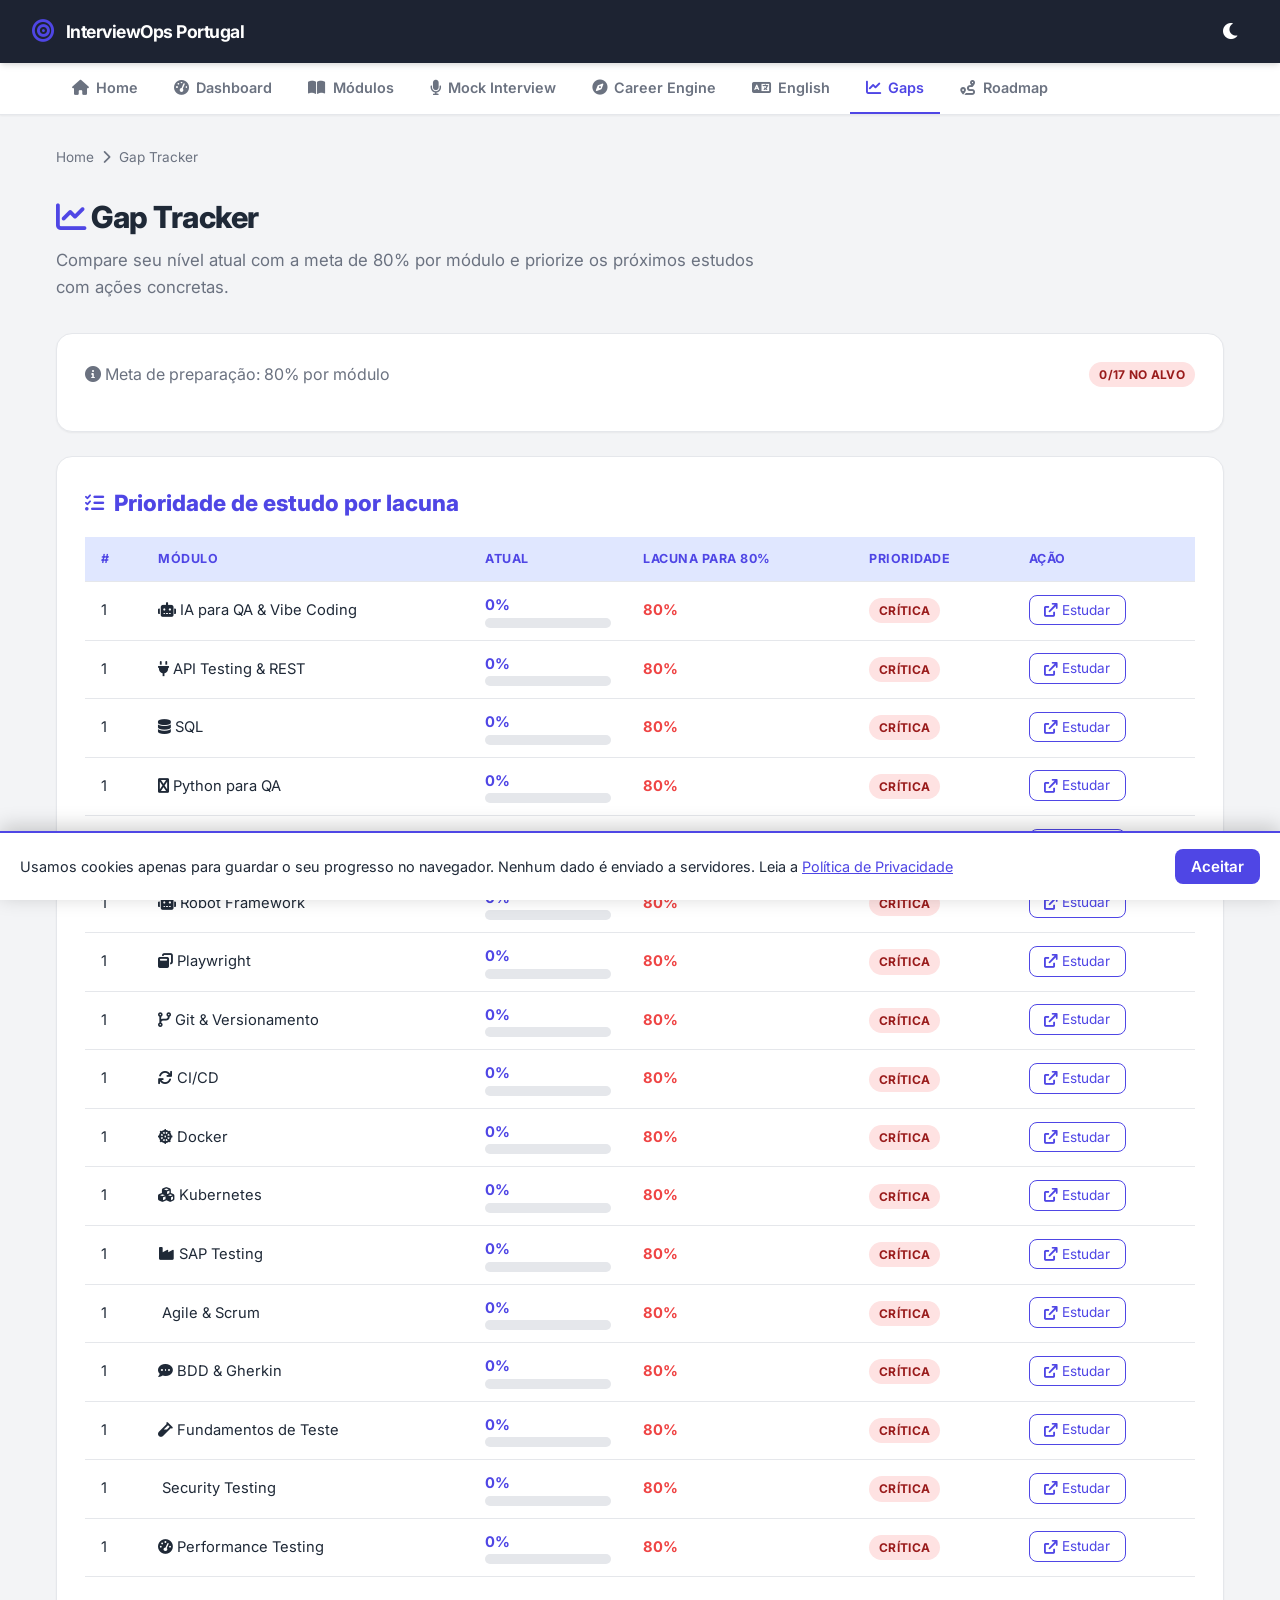
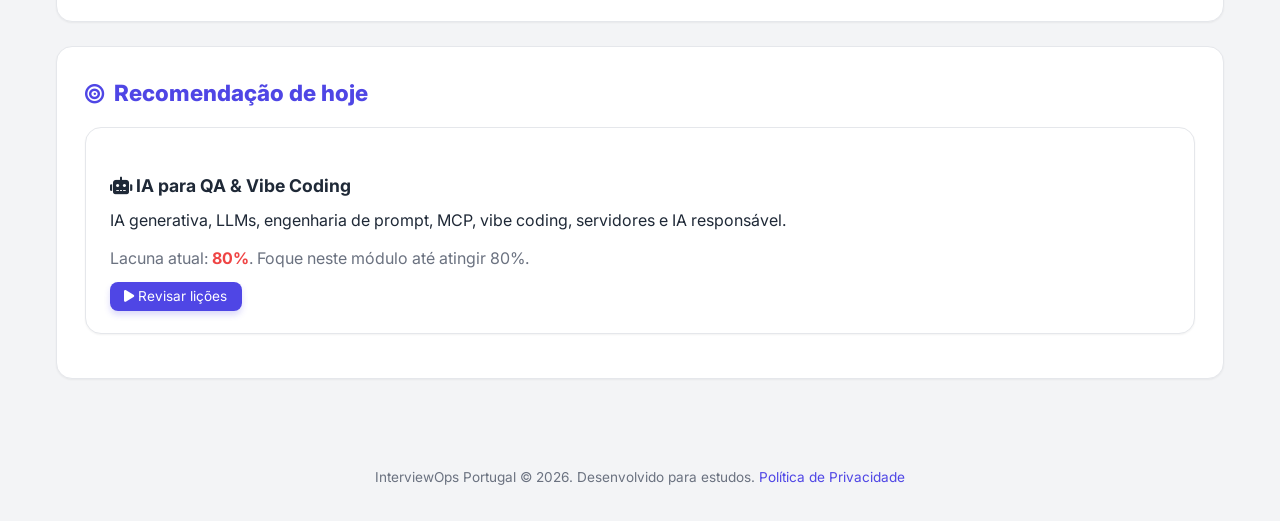
<file: tracker/index.html>
<!DOCTYPE html>
<html lang="pt-br">
<head>
    <meta charset="UTF-8">
    <meta name="viewport" content="width=device-width, initial-scale=1.0">
    <title>Gap Tracker | InterviewOps Portugal</title>
    <link href="https://fonts.googleapis.com/css2?family=Inter:wght@300;400;500;600;700;800&display=swap" rel="stylesheet">
    <link href="https://cdnjs.cloudflare.com/ajax/libs/font-awesome/6.0.0/css/all.min.css" rel="stylesheet">
    <link rel="stylesheet" href="../css/style.css">
</head>
<body data-page="tracker">
    <header class="topbar">
        <a href="../index.html" class="topbar-content">
            <i class="fa-solid fa-bullseye logo-icon"></i>
            <span>InterviewOps Portugal</span>
        </a>
        <div class="topbar-actions">
            <button id="theme-toggle" class="theme-toggle" aria-label="Alternar tema"><i class="fa-solid fa-moon"></i></button>
        </div>
    </header>

    <nav class="main-nav">
        <div class="nav-links">
            <a href="../index.html" class="nav-link" data-page="home"><i class="fa-solid fa-house"></i> Home</a>
            <a href="../dashboard/index.html" class="nav-link" data-page="dashboard"><i class="fa-solid fa-gauge-high"></i> Dashboard</a>
            <a href="../modules/index.html" class="nav-link" data-page="modules"><i class="fa-solid fa-book-open"></i> Módulos</a>
            <a href="../mock/index.html" class="nav-link" data-page="mock"><i class="fa-solid fa-microphone"></i> Mock Interview</a>
            <a href="../career/index.html" class="nav-link" data-page="career"><i class="fa-solid fa-compass"></i> Career Engine</a>
                        <a href="../english/index.html" class="nav-link" data-page="english"><i class="fa-solid fa-language"></i> English</a>
            <a href="index.html" class="nav-link" data-page="tracker"><i class="fa-solid fa-chart-line"></i> Gaps</a>
            <a href="../roadmap/index.html" class="nav-link" data-page="roadmap"><i class="fa-solid fa-route"></i> Roadmap</a>
        </div>
    </nav>

    <main class="container">
        <div class="breadcrumb">
            <a href="../index.html">Home</a> <i class="fa-solid fa-chevron-right"></i> <span>Gap Tracker</span>
        </div>

        <div class="page-header">
            <h1><i class="fa-solid fa-chart-line" style="color: var(--primary);"></i> Gap Tracker</h1>
            <p>Compare seu nível atual com a meta de 80% por módulo e priorize os próximos estudos com ações concretas.</p>
        </div>

        <div class="content-section">
            <div class="flex-between mb-2">
                <span class="text-muted"><i class="fa-solid fa-circle-info"></i> Meta de preparação: 80% por módulo</span>
                <span class="badge" id="ready-badge">-</span>
            </div>
            <div id="gap-summary"></div>
        </div>

        <div class="content-section">
            <h2><i class="fa-solid fa-list-check"></i> Prioridade de estudo por lacuna</h2>
            <div class="table-wrap">
                <table id="gap-table">
                    <thead>
                        <tr>
                            <th>#</th>
                            <th>Módulo</th>
                            <th>Atual</th>
                            <th>Lacuna para 80%</th>
                            <th>Prioridade</th>
                            <th>Ação</th>
                        </tr>
                    </thead>
                    <tbody id="gap-body"></tbody>
                </table>
            </div>
        </div>

        <div class="content-section">
            <h2><i class="fa-solid fa-bullseye"></i> Recomendação de hoje</h2>
            <div id="recommendation"></div>
        </div>
    </main>

    <footer class="footer">
        <p>InterviewOps Portugal &copy; 2026. Desenvolvido para estudos. <a href="../privacidade/index.html" style="color: var(--primary);"><span data-i18n="privacy_title">Política de Privacidade</span></a></p>
    </footer>

    <script src="../javascript/app.js"></script>
    <script>
        let MODULES = [];

        function modulePct(m) {
            const p = getModuleProgress(m.id);
            const completed = (p && p.completed) || 0;
            const total = (p && p.total) || m.totalQuestions || 0;
            const lessonPct = total > 0 ? completed / total : 0;
            const quizPct = (p && p.quizBest) ? p.quizBest / 100 : 0;
            return Math.round((lessonPct * 0.6 + quizPct * 0.4) * 100);
        }

        document.addEventListener('DOMContentLoaded', async () => {
            try {
                const data = await loadJSON('../json/modules.json');
                MODULES = data.modules || [];
                renderGaps();
            } catch (e) {
                document.getElementById('gap-body').innerHTML = '<tr><td colspan="6" class="text-muted">Não foi possível carregar. Execute via servidor local.</td></tr>';
            }
        });

        function renderGaps() {
            const TARGET = 80;
            const rows = MODULES.map((m, i) => {
                const pct = modulePct(m);
                const gap = Math.max(0, TARGET - pct);
                return { m, i, pct, gap };
            }).sort((a, b) => b.gap - a.gap);

            const ready = rows.filter(r => r.pct >= TARGET).length;
            document.getElementById('ready-badge').innerText = `${ready}/${MODULES.length} no alvo`;
            document.getElementById('ready-badge').className = `badge ${ready >= MODULES.length * 0.7 ? 'badge-success' : ready > 0 ? 'badge-warning' : 'badge-danger'}`;

            let rank = 0;
            let lastGap = -1;
            const body = rows.map(r => {
                if (r.gap !== lastGap) { rank++; lastGap = r.gap; }
                const priority = r.gap === 0 ? '<span class="badge badge-success">Meta atingida</span>'
                    : r.gap >= 60 ? '<span class="badge badge-danger">Crítica</span>'
                    : r.gap >= 30 ? '<span class="badge badge-warning">Alta</span>'
                    : '<span class="badge badge-info">Média</span>';
                const action = r.gap === 0
                    ? '<span class="text-muted"><i class="fa-solid fa-check"></i> Manter</span>'
                    : `<a class="secondary-btn small-btn" href="../modules/module.html?id=${r.m.id}"><i class="fa-solid fa-arrow-up-right-from-square"></i> Estudar</a>`;
                return `<tr>
                    <td>${rank}</td>
                    <td><i class="fa-solid ${r.m.icon}"></i> ${escapeHtml(r.m.title)}</td>
                    <td><span class="pct">${r.pct}%</span> <div class="progress-container" style="min-width:80px;"><div class="progress-bar ${r.pct >= TARGET ? 'success' : 'warning'}" style="width:${r.pct}%"></div></div></td>
                    <td><strong style="color:var(--danger);">${r.gap}%</strong></td>
                    <td>${priority}</td>
                    <td>${action}</td>
                </tr>`;
            }).join('');
            document.getElementById('gap-body').innerHTML = body;

            const top = rows.find(r => r.gap > 0);
            document.getElementById('recommendation').innerHTML = top
                ? `<div class="q-card">
                    <h3 style="margin-bottom:0.5rem;"><i class="fa-solid ${top.m.icon}"></i> ${escapeHtml(top.m.title)}</h3>
                    <p>${escapeHtml(top.m.shortDescription)}</p>
                    <p class="text-muted">Lacuna atual: <strong style="color:var(--danger);">${top.gap}%</strong>. Foque neste módulo até atingir 80%.</p>
                    <a class="primary-btn small-btn" href="../modules/module.html?id=${top.m.id}" style="color:#fff;"><i class="fa-solid fa-play"></i> Revisar lições</a>
                </div>`
                : `<div class="q-card"><p><i class="fa-solid fa-party-happy" style="color:var(--success);"></i> Parabéns! Todos os módulos estão no alvo de 80%. Reforce com <a href="../mock/index.html">Mock Interviews</a>.</p></div>`;
        }
    </script>
</body>
</html>
</file>
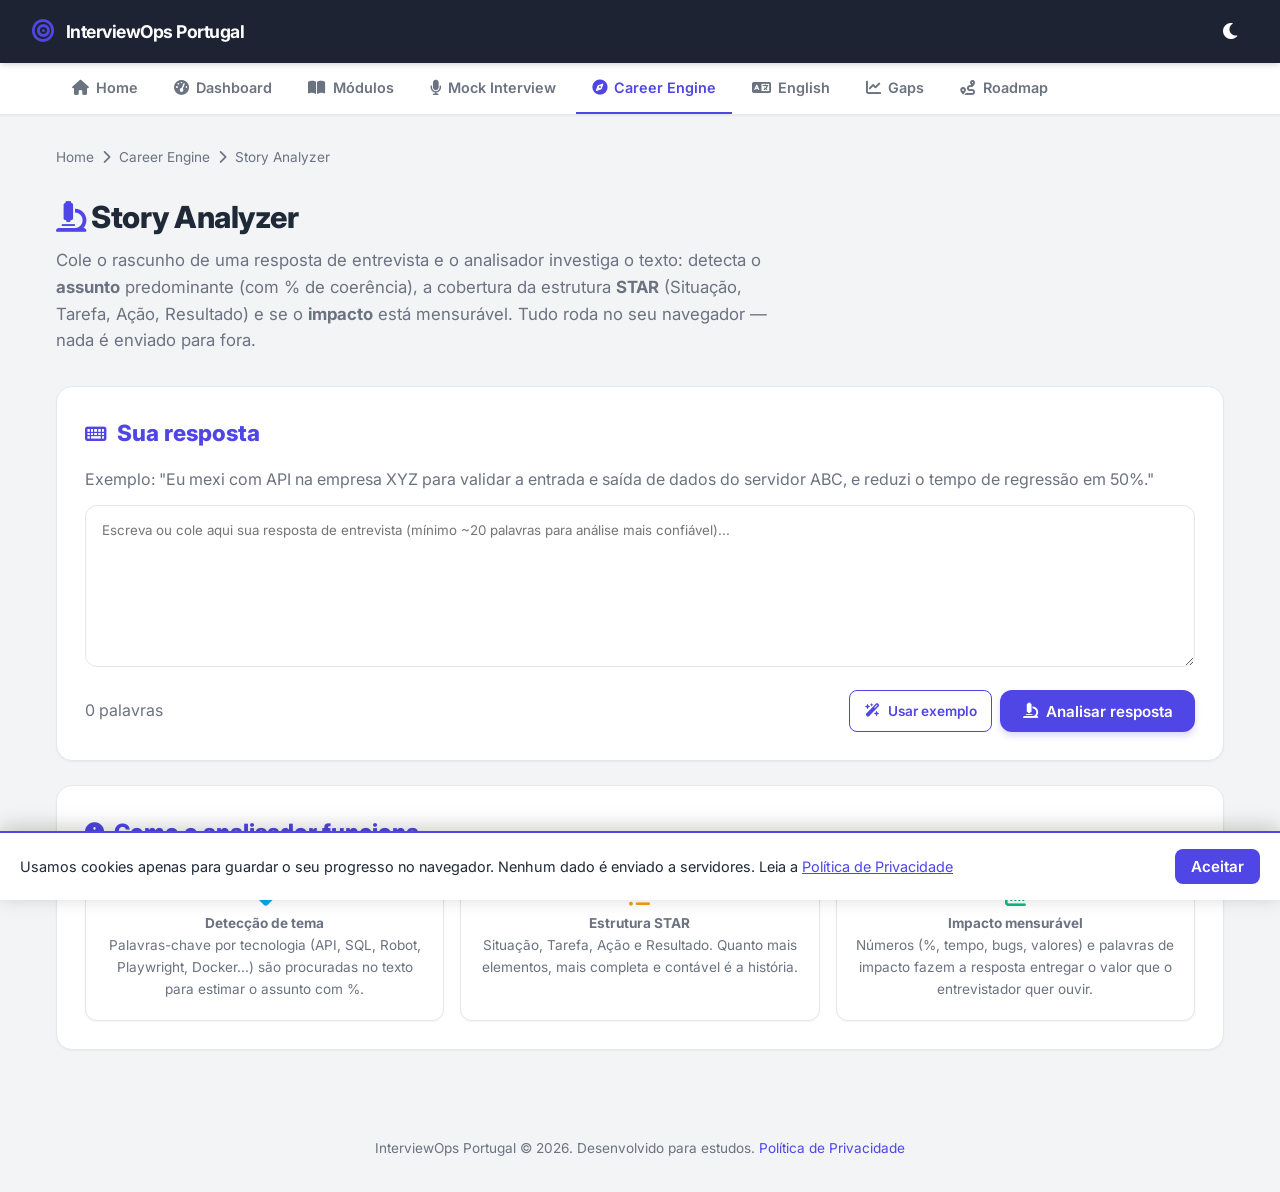
<file: career/analyzer.html>
<!DOCTYPE html>
<html lang="pt-br">
<head>
    <meta charset="UTF-8">
    <meta name="viewport" content="width=device-width, initial-scale=1.0">
    <title>Story Analyzer | InterviewOps Portugal</title>
    <meta name="description" content="Cole sua resposta de entrevista e descubra o assunto detectado, a cobertura da estrutura STAR e se o impacto está claro.">
    <link href="https://fonts.googleapis.com/css2?family=Inter:wght@300;400;500;600;700;800&display=swap" rel="stylesheet">
    <link href="https://cdnjs.cloudflare.com/ajax/libs/font-awesome/6.0.0/css/all.min.css" rel="stylesheet">
    <link rel="stylesheet" href="../css/style.css">
</head>
<body data-page="career">
    <header class="topbar">
        <a href="../index.html" class="topbar-content">
            <i class="fa-solid fa-bullseye logo-icon"></i>
            <span>InterviewOps Portugal</span>
        </a>
        <div class="topbar-actions">
            <button id="theme-toggle" class="theme-toggle" aria-label="Alternar tema"><i class="fa-solid fa-moon"></i></button>
        </div>
    </header>

    <nav class="main-nav">
        <div class="nav-links">
            <a href="../index.html" class="nav-link" data-page="home"><i class="fa-solid fa-house"></i> Home</a>
            <a href="../dashboard/index.html" class="nav-link" data-page="dashboard"><i class="fa-solid fa-gauge-high"></i> Dashboard</a>
            <a href="../modules/index.html" class="nav-link" data-page="modules"><i class="fa-solid fa-book-open"></i> Módulos</a>
            <a href="../mock/index.html" class="nav-link" data-page="mock"><i class="fa-solid fa-microphone"></i> Mock Interview</a>
            <a href="index.html" class="nav-link" data-page="career"><i class="fa-solid fa-compass"></i> Career Engine</a>
                        <a href="../english/index.html" class="nav-link" data-page="english"><i class="fa-solid fa-language"></i> English</a>
            <a href="../tracker/index.html" class="nav-link" data-page="tracker"><i class="fa-solid fa-chart-line"></i> Gaps</a>
            <a href="../roadmap/index.html" class="nav-link" data-page="roadmap"><i class="fa-solid fa-route"></i> Roadmap</a>
        </div>
    </nav>

    <main class="container">
        <div class="breadcrumb">
            <a href="../index.html">Home</a> <i class="fa-solid fa-chevron-right"></i>
            <a href="index.html">Career Engine</a> <i class="fa-solid fa-chevron-right"></i> <span>Story Analyzer</span>
        </div>

        <div class="page-header">
            <h1><i class="fa-solid fa-microscope" style="color: var(--primary);"></i> Story Analyzer</h1>
            <p>Cole o rascunho de uma resposta de entrevista e o analisador investiga o texto: detecta o <strong>assunto</strong> predominante (com % de coerência), a cobertura da estrutura <strong>STAR</strong> (Situação, Tarefa, Ação, Resultado) e se o <strong>impacto</strong> está mensurável. Tudo roda no seu navegador — nada é enviado para fora.</p>
        </div>

        <div class="content-section">
            <h2><i class="fa-solid fa-keyboard"></i> Sua resposta</h2>
            <p class="text-muted mb-2">Exemplo: "Eu mexi com API na empresa XYZ para validar a entrada e saída de dados do servidor ABC, e reduzi o tempo de regressão em 50%."</p>
            <textarea id="story-input" placeholder="Escreva ou cole aqui sua resposta de entrevista (mínimo ~20 palavras para análise mais confiável)..." rows="8" style="width:100%; padding:1rem; border-radius:12px; border:1px solid var(--option-border); background:var(--card-bg); color:var(--text-color); font-family:inherit; resize:vertical;"></textarea>
            <div class="flex-between mt-2">
                <span class="text-muted" id="char-count">0 palavras</span>
                <div class="flex gap-2">
                    <button class="outline-btn small-btn" onclick="loadExample()"><i class="fa-solid fa-wand-magic-sparkles"></i> Usar exemplo</button>
                    <button class="primary-btn" onclick="analyzeStory()" style="display:inline-flex;align-items:center;gap:0.5rem;padding:0.7rem 1.4rem;border-radius:12px;color:#fff;font-weight:600;"><i class="fa-solid fa-microscope"></i> Analisar resposta</button>
                </div>
            </div>
        </div>

        <div id="analysis-result" style="display:none;"></div>

        <div class="content-section">
            <h2><i class="fa-solid fa-circle-info"></i> Como o analisador funciona</h2>
            <div class="grid-3 mt-2">
                <div class="stat-box"><div class="stat-value" style="font-size:1.3rem; color:var(--info);"><i class="fa-solid fa-tag"></i></div><div class="stat-label" style="font-weight:700;">Detecção de tema</div><div class="text-muted" style="font-size:0.85rem;">Palavras-chave por tecnologia (API, SQL, Robot, Playwright, Docker...) são procuradas no texto para estimar o assunto com %.</div></div>
                <div class="stat-box"><div class="stat-value" style="font-size:1.3rem; color:var(--warning);"><i class="fa-solid fa-list-check"></i></div><div class="stat-label" style="font-weight:700;">Estrutura STAR</div><div class="text-muted" style="font-size:0.85rem;">Situação, Tarefa, Ação e Resultado. Quanto mais elementos, mais completa e contável é a história.</div></div>
                <div class="stat-box"><div class="stat-value" style="font-size:1.3rem; color:var(--success);"><i class="fa-solid fa-chart-column"></i></div><div class="stat-label" style="font-weight:700;">Impacto mensurável</div><div class="text-muted" style="font-size:0.85rem;">Números (%, tempo, bugs, valores) e palavras de impacto fazem a resposta entregar o valor que o entrevistador quer ouvir.</div></div>
            </div>
        </div>
    </main>

    <footer class="footer">
        <p>InterviewOps Portugal &copy; 2026. Desenvolvido para estudos. <a href="../privacidade/index.html" style="color: var(--primary);"><span data-i18n="privacy_title">Política de Privacidade</span></a></p>
    </footer>

    <script src="../javascript/app.js"></script>
    <script>
        // ---- DICIONÁRIO DE TEMAS (palavras-chave por tecnologia) ----
        // Cada tema tem keywords (termos fortes) e um rótulo amigável + sugestão de melhoria.
        const THEMES = [
            { name: 'API', label: 'API / Testes de API', icon: 'fa-plug', keywords: ['api', 'rest', 'endpoint', 'endpoints', 'http', 'postman', 'swagger', 'openapi', 'request', 'response', 'status code', 'status code', 'oauth', 'jwt', 'token', 'bearer', 'json', 'contrato', 'contract', 'payload', 'verbos', 'get ', 'put ', 'post ', 'patch', 'delete'], tip: 'Conte também o contrato (schemas), casos de erro (401/403/422) e como a autenticação é coberta.' },
            { name: 'SQL', label: 'SQL / Validação de dados', icon: 'fa-database', keywords: ['sql', 'select', 'join', 'joins', 'query', 'queries', 'banco de dados', 'banco', 'schema', 'tabela', 'tabelas', 'persistencia', 'persistência', 'crud', 'validação de dados', 'validadção de dados', 'dados', 'consulta', 'insert', 'update', 'delete', 'view', 'store procedure'], tip: 'Conte como a validação de dados encontrou uma inconsistência invisível na UI e virou regressão.' },
            { name: 'Robot Framework', label: 'Robot Framework', icon: 'fa-robot', keywords: ['robot framework', 'robot', 'keyword', 'keywords', 'suite', 'suites', 'output.xml', 'log.html', 'resource', 'variables', 'keywords-driven', 'flaky', 'retry'], tip: 'Conte sobre causas raiz de flakiness (Sleep, dados compartilhados, seletores) e a melhoria de estabilidade.' },
            { name: 'Playwright', label: 'Playwright / E2E', icon: 'fa-window-restore', keywords: ['playwright', 'e2e', 'auto-wait', 'auto wait', 'getbyrole', 'getbytext', 'selector', 'seletores', 'fixture', 'fixtures', 'browser', 'cypress', 'selenium', 'puppeteer'], tip: 'Destaque auto-wait, seletores acessíveis e o ganho de estabilidade/tempo em relação à ferramenta anterior.' },
            { name: 'Python', label: 'Python', icon: 'fa-python', keywords: ['python', 'pytest', 'requests', 'fixture', 'assert', 'pip', 'venv', 'script', 'scripts', 'função', 'funcoes', 'lib', 'framework'], tip: 'Ligue o Python ao caso real: fixtures de autenticação, helpers de API ou análise de logs.' },
            { name: 'JavaScript', label: 'JavaScript', icon: 'fa-js', keywords: ['javascript', 'js', 'typescript', 'node', 'async', 'await', 'promise', 'closure', 'playwright', 'cypress', 'npm', 'dom'], tip: 'Mostre programação assíncrona e como resolveu um problema real de automação no dia a dia.' },
            { name: 'CI/CD', label: 'CI/CD & Pipeline', icon: 'fa-arrows-rotate', keywords: ['ci', 'cd', 'pipeline', 'pipelines', 'jenkins', 'github actions', 'gitlab', 'azure devops', 'deploy', 'build', 'stage', 'estágios', 'stages', 'gates', 'quality gate', 'nightly', 'smoke'], tip: 'Conte sobre gates de qualidade, redução de tempo de suíte e execução a cada PR/deploy.' },
            { name: 'Docker', label: 'Docker / Containers', icon: 'fa-dharmachakra', keywords: ['docker', 'container', 'containers', 'dockerfile', 'docker-compose', 'compose', 'imagem', 'image', 'volume', 'ambientes', 'ambiente', 'kubernetes', 'k8s', 'pod', 'deployment', 'orquestração'], tip: 'Mostre como containers resolveram problema de ambiente/dados poluídos e melhoraram a reprodução de testes.' },
            { name: 'Git', label: 'Git', icon: 'fa-code-branch', keywords: ['git', 'branch', 'branches', 'rebase', 'merge', 'cherry-pick', 'pull request', 'pr', 'commit', 'gitflow', 'git flow', 'conflito', 'conflitos', 'tag', 'stash', 'checkout'], tip: 'Conte sobre fluxo de trabalho, gates no PR ou resolução de conflitos que protegeu a main.' },
            { name: 'Security', label: 'Security / Segurança', icon: 'fa-shield-halved', keywords: ['segurança', 'security', 'owasp', 'vulnerabilidade', 'rbac', 'autorização', 'autorizacao', 'autenticação', 'autenticacao', 'oauth', 'jwt', 'token', 'injection', 'xss', 'csrf', 'pentest', 'sql injection', 'criptografia', 'auditoria'], tip: 'Conte sobre a matriz RBAC, cenários negativos de auth e a falha que você encontrou antes de produção.' },
            { name: 'Performance', label: 'Performance / Carga', icon: 'fa-gauge-high', keywords: ['performance', 'carga', 'load', 'estresse', 'stress', 'jmeter', 'k6', 'latência', 'latencia', 'throughput', 'p95', 'p99', 'slas', 'sla', 'gargalo', 'concorrência', 'vus', 'threshold'], tip: 'Conte sobre o SLA definido, o gargalo encontrado sob carga e o impacto no negócio (ex.: lançamento).' },
            { name: 'Testing', label: 'Testing / Automação de testes', icon: 'fa-vial', keywords: ['testes', 'teste', 'regressão', 'regressao', 'regression', 'automação', 'automacao', 'automatizei', 'suíte', 'suite', 'casos de teste', 'cobertura', 'smoke', 'qualidade', 'qa', 'automation', 'casos', 'cenários de teste'], tip: 'Conte o contexto (por que o bug existia), sua tarefa específica e o resultado mensurável (tempo, % de falhas, bugs evitados).' },
            { name: 'BDD', label: 'BDD / Gherkin', icon: 'fa-comment-dots', keywords: ['bdd', 'gherkin', 'given', 'when', 'then', 'cenário', 'cenario', 'feature', 'cucumber', 'specflow', 'behavior', 'comportamento'], tip: 'Mostre colaboração com o time (3 amigos) e a ligação entre cenário Gherkin e automação.' },
            { name: 'SAP', label: 'SAP', icon: 'fa-industry', keywords: ['sap', 'sap gui', 'bapi', 'rfm', 'tcode', 'transaction', 'transação', 'idoc', 'ale', 'ecossistema sap', 's4', 'ecc'], tip: 'Conte sobre integrações legadas e automação de fluxos críticos no ecossistema SAP.' },
            { name: 'Agile', label: 'Agile / Scrum', icon: 'fa-people-group', keywords: ['ágil', 'agil', 'scrum', 'kanban', 'sprint', 'backlog', 'daily', 'retro', 'retrospectiva', 'cerimônias', 'cerimonias', 'stakeholder', 'product owner', 'po ', 'definição de pronto', 'definition of done', 'velocidade', 'planning'], tip: 'Mostre o seu papel no time ágil e como a qualidade participa das cerimônias e da Definition of Done.' },
            { name: 'English', label: 'English / Inglês', icon: 'fa-language', keywords: ['inglês', 'ingles', 'english', 'b1', 'b2', 'c1', 'internacional', 'cliente internacional', 'daily em inglês', 'report em inglês', 'vocabulário técnico'], tip: 'Conte sobre comunicação com cliente internacional, relatórios e vocabulário técnico em inglês.' },
            { name: 'IA', label: 'IA / LLM / MCP', icon: 'fa-robot', keywords: ['ia', 'inteligência artificial', 'llm', 'gpt', 'claude', 'modelo', 'prompt', 'prompts', 'mcp', 'model context protocol', 'ollama', 'fine-tuning', 'rag', 'vibe coding', 'embedding', 'tokens', 'alucinação', 'alucinacao', 'genai'], tip: 'Conte o uso prático (gerar casos, triar bugs, revisar código) e o papel humano de validar a saída.' },
            { name: 'Leadership', label: 'Liderança', icon: 'fa-bullseye', keywords: ['liderança', 'lideranca', 'liderar', 'time', 'mentoria', 'mentor', 'conflitos', 'decisão', 'decisao', 'alinhamento', 'stakeholder', 'transformação', 'cultura', 'guia', 'capitão', 'coach'], tip: 'Mostre pessoas e processo: como alinhou o time, removeu obstáculos e mediu o resultado da transformação.' },
            { name: 'HR', label: 'Comportamental / Soft skills', icon: 'fa-user', keywords: ['comunicação', 'comunicacao', 'trabalho em equipe', 'colaboração', 'colaboracao', 'feedback', 'proatividade', 'organização', 'organizacao', 'priorização', 'priorizacao', 'resiliência', 'resiliencia', 'adaptação', 'adaptacao', 'empatia'], tip: 'Conte uma situação real com pessoas, o conflito/desafio e o resultado no time.' }
        ];

        // Palavras por elemento STAR (marcadores de contexto + ação + resultado)
        const STAR = {
            S: {
                label: 'Situação / Contexto',
                icon: 'fa-briefcase',
                keywords: ['projeto', 'empresa', 'cliente', 'time', 'squad', 'sistema', 'aplicação', 'aplicacao', 'contexto', 'precisávamos', 'precisavamos', 'estava', 'estavam', 'herdei', 'o cliente', 'situação', 'situacao', 'ambiente', 'produto', 'cenário', 'cenario', 'contexto', 'suíte', 'suite', 'fluxo']
            },
            T: {
                label: 'Tarefa / Desafio',
                icon: 'fa-list-check',
                keywords: ['tarefa', 'desafio', 'objetivo', 'responsável', 'responsavel', 'precisava', 'necessário', 'necessario', 'fui responsável', 'fui responsavel', 'minha função', 'minha funcao', 'tive que', 'precisou', 'exigia', 'problema', 'meta', 'demanda']
            },
            A: {
                label: 'Ação (o que VOCÊ fez)',
                icon: 'fa-wand-magic-sparkles',
                keywords: ['implementei', 'criei', 'desenvolvi', 'configurei', 'automatizei', 'escrevi', 'analisei', 'identifiquei', 'substituí', 'substitui', 'montei', 'estruturei', 'fiz', 'propus', 'liderei', 'refatorei', 'otimizei', 'padronizei', 'implementamos', 'criamos', 'configurei', 'desenvolvi', 'implementei', 'estabeleci', 'elaborei', 'construí', 'construi', 'executei', 'conduzi']
            },
            R: {
                label: 'Resultado / Impacto',
                icon: 'fa-chart-column',
                keywords: ['resultado', 'reduzi', 'redução', 'reducao', 'caiu', 'subiu', 'aumentou', 'diminuiu', 'melhorou', 'evitou', 'evitei', 'gargalo', 'detectou', 'detectei', 'encontrei', 'encontramos', 'atingiu', 'cresceu', 'economizou', 'tempo', 'minutos', 'horas', 'dias', 'percentual', 'por cento', '%', 'stabilidade', 'estabilidade', '99%', '98%', 'produção', 'producao', 'release', 'bug', 'bugs', 'erros', 'falhas', 'custos', 'custo', 'financeiro', 'impacto', 'metrica', 'métrica', 'métricas', 'vendas', 'receita', 'cliente final']
            }
        };

        // Palavras de impacto mensurável / valor de negócio
        const IMPACT_WORDS = ['%', 'por cento', 'percentual', 'tempo', 'minutos', 'horas', 'dias', 'semanas', 'reduzi', 'redução', 'reducao', 'caiu', 'subiu', 'aumentou', 'diminuiu', 'melhorou', 'economizou', 'evitou', 'custos', 'custo', 'financeiro', 'financeira', 'receita', 'vendas', 'bugs', 'bug', 'erros', 'falhas', 'incidentes', 'incidente', 'produção', 'producao', 'release', 'estabilidade', '99%', '98%', '95%', 'dinheiro', 'prejuízo', 'prejuizo', 'impacto', 'risco', 'slas', 'sla', 'agilidade', 'velocidade'];

        function wordCount(text) {
            return text.trim() ? text.trim().split(/\s+/).length : 0;
        }

        function norm(text) {
            return text.toLowerCase()
                .replace(/[áàâãä]/g, 'a').replace(/[éèêë]/g, 'e')
                .replace(/[íìîï]/g, 'i').replace(/[óòôõö]/g, 'o')
                .replace(/[úùûü]/g, 'u').replace(/ç/g, 'c')
                .replace(/\s+/g, ' ');
        }

        // Remove acentos para matching confiável
        // Keywords curtas (<=3 letras) casam por palavra completa (fronteira), tolerando plural,
        // para evitar falsos positivos como 'pr' em 'producao' ou 'e' na conjunção.
        // Keywords maiores usam substring (aceita variações/plurais naturais).
        function findInNorm(normText, keyword) {
            const k = norm(keyword).trim();
            if (!k) return false;
            if (k.length <= 3) {
                const esc = k.replace(/[.*+?^${}()|[\]\\]/g, '\\$&');
                return new RegExp('\\b' + esc + '(es|s)?\\b').test(normText);
            }
            return normText.includes(k);
        }

        function analyzeThemes(normText) {
            const scored = THEMES.map(t => {
                // Deduplica keywords que normalizam para a mesma palavra (ex.: 'regressão'/'regressao').
                const seen = new Set();
                let hits = 0;
                t.keywords.forEach(k => {
                    const nk = norm(k);
                    if (seen.has(nk)) return;
                    seen.add(nk);
                    if (findInNorm(normText, k)) hits++;
                });
                return { theme: t, hits };
            }).filter(x => x.hits > 0).sort((a, b) => b.hits - a.hits);

            const totalHits = scored.reduce((s, x) => s + x.hits, 0);
            return scored.slice(0, 3).map((x, i) => ({
                theme: x.theme,
                hits: x.hits,
                pct: totalHits ? Math.round((x.hits / totalHits) * 100) : 0
            }));
        }

        function analyzeSTAR(normText) {
            const result = {};
            Object.entries(STAR).forEach(([key, def]) => {
                const seen = new Set();
                let hits = 0;
                def.keywords.forEach(k => {
                    const nk = norm(k);
                    if (seen.has(nk)) return;
                    seen.add(nk);
                    if (findInNorm(normText, k)) hits++;
                });
                result[key] = { def, hits, present: hits > 0 };
            });
            return result;
        }

        function analyzeImpact(normText) {
            const seen = new Set();
            const hits = [];
            IMPACT_WORDS.forEach(k => {
                const nk = norm(k);
                if (seen.has(nk)) return;
                seen.add(nk);
                if (findInNorm(normText, k)) hits.push(k);
            });
            return { hits, count: hits.length };
        }

        window.loadExample = function() {
            const ex = "No projeto da empresa XYZ, a integração com o servidor ABC tinha um fluxo de entrada e saída de dados validado apenas manualmente. Eu era responsável por garantir a integridade da API. Desenvolvi uma suíte de testes de API com validação de contrato, cobrindo o happy path e os erros de negócio, e criei validações SQL da persistência. O resultado: reduzi o tempo de regressão de 2 dias para 30 minutos e evitei um bug que afetaria os clientes em produção.";
            document.getElementById('story-input').value = ex;
            updateCharCount();
            analyzeStory();
        };

        function updateCharCount() {
            const val = document.getElementById('story-input').value;
            document.getElementById('char-count').innerText = `${wordCount(val)} palavras`;
        }

        window.analyzeStory = function() {
            const text = document.getElementById('story-input').value;
            const box = document.getElementById('analysis-result');
            const words = wordCount(text);

            if (words < 10) {
                box.style.display = 'block';
                box.innerHTML = '<div class="callout callout-warning" style="margin-top:1rem;"><strong><i class="fa-solid fa-triangle-exclamation"></i> Pouco texto.</strong> Escreva pelo menos 10-20 palavras para uma análise útil.</div>';
                return;
            }

            const ntext = norm(text);
            const themes = analyzeThemes(ntext);
            const star = analyzeSTAR(ntext);
            const impact = analyzeImpact(ntext);

            const themeBlocks = themes.length
                ? themes.map((t, i) => `
                    <div class="criteria-box ${i === 0 ? 'criteria-good' : 'criteria-info'}">
                        <strong><i class="fa-solid ${t.theme.icon}"></i> ${escapeHtml(t.theme.label)}</strong>
                        <div class="progress-container mt-1" style="margin:0.5rem 0;"><div class="progress-bar ${t.pct >= 50 ? 'success' : 'warning'}" style="width:${t.pct}%"></div></div>
                        <div class="text-muted" style="font-size:0.85rem;">Coerência estimada: <strong>${t.pct}%</strong> (${t.hits} indicador${t.hits === 1 ? '' : 'es'})</div>
                        <p style="margin-top:0.6rem; font-size:0.85rem;"><i class="fa-solid fa-lightbulb"></i> ${escapeHtml(t.theme.tip)}</p>
                    </div>`).join('')
                : '<div class="callout callout-warning"><strong><i class="fa-solid fa-magnifying-glass"></i> Nenhum tema técnico claro detectado.</strong> Mencione a tecnologia (API, SQL, Robot, Playwright, Docker...) para o entrevistador mapear sua resposta à vaga.</div>';

            const starBlocks = Object.entries(star).map(([k, s]) => {
                const icon = s.present ? 'fa-circle-check' : 'fa-circle-xmark';
                const cls = s.present ? 'callout-success' : 'callout-danger';
                return `<div class="criteria-box criteria-${k === 'S' ? 'tech' : k === 'T' ? 'business' : k === 'A' ? 'good' : 'missing'}">
                    <strong><i class="fa-solid ${icon}"></i> ${s.def.label}</strong>
                    <p class="text-muted" style="margin-top:0.3rem; font-size:0.85rem;">${s.present ? 'Elemento presente no texto.' : 'Não detectado — adicione este elemento.'}</p>
                </div>`;
            }).join('');

            const starCount = Object.values(star).filter(s => s.present).length;
            const starPct = Math.round((starCount / 4) * 100);
            const impactPct = impact.count >= 5 ? 100 : impact.count >= 3 ? 80 : impact.count >= 2 ? 60 : impact.count >= 1 ? 40 : 0;
            const impactCls = impactPct >= 60 ? 'success' : impactPct >= 30 ? 'warning' : 'danger';
            const impactList = impact.count
                ? impact.hits.slice(0, 10).map(h => `<span class="tag-badge">${escapeHtml(h)}</span>`).join('')
                : '<span class="text-muted">Nenhum número/impacto detectado.</span>';

            const starSuggest = starCount < 4
                ? `<div class="callout callout-warning" style="margin-top:0.75rem;"><strong><i class="fa-solid fa-list-check"></i> Dica STAR:</strong> Complete a história com os elementos ausentes. Regra: Situação (onde), Tarefa (seu desafio), Ação (o que VOCÊ fez com 'eu...'), Resultado (mensurável).</div>`
                : '';
            const impactSuggest = impactPct < 60
                ? `<div class="callout callout-warning" style="margin-top:0.75rem;"><strong><i class="fa-solid fa-chart-column"></i> Impacto mensurável:</strong> Adicione números — redução de tempo (ex.: "de 2 dias para 30 min"), % de estabilidade, bugs evitados ou impacto financeiro/negócio.</div>`
                : '';

            const top = themes[0];
            const verdict = top
                ? `<div class="callout ${top.pct >= 50 ? 'callout-success' : 'callout-warning'}"><strong><i class="fa-solid fa-microscope"></i> Verdicto do analisador:</strong> "Está coerente com <strong>${top.pct}%</strong> sobre <strong>${escapeHtml(top.theme.label)}</strong>." ${top.pct >= 50 ? 'O tema está claro — agora refine a estrutura STAR e o impacto.' : 'O tema aparece, mas pode ficar mais explícito. Nomeie a tecnologia e o contexto com clareza.'}</div>`
                : '';

            box.style.display = 'block';
            box.innerHTML = `
                <div class="content-section" style="margin-top:1rem;">
                    <div class="flex-between wrap gap-2 mb-2">
                        <h2 style="margin:0;"><i class="fa-solid fa-microscope" style="color:var(--primary);"></i> Análise da resposta</h2>
                        <span class="badge badge-info"><i class="fa-solid fa-file-lines"></i> ${words} palavras</span>
                    </div>

                    ${verdict}

                    <h3 style="margin:1.25rem 0 0.6rem;"><i class="fa-solid fa-tag" style="color:var(--info);"></i> Assunto detectado</h3>
                    <div class="grid-3">${themeBlocks}</div>

                    <h3 style="margin:1.25rem 0 0.6rem;"><i class="fa-solid fa-list-check" style="color:var(--warning);"></i> Estrutura STAR — ${starCount}/4 (${starPct}%)</h3>
                    <div class="criteria" style="grid-template-columns:repeat(4,1fr);">${starBlocks}</div>
                    ${starSuggest}

                    <h3 style="margin:1.25rem 0 0.6rem;"><i class="fa-solid fa-chart-column" style="color:var(--success);"></i> Impacto mensurável — ${impactPct}%</h3>
                    <div class="progress-container" style="margin-bottom:0.6rem;"><div class="progress-bar ${impactCls}" style="width:${impactPct}%"></div></div>
                    <div class="flex gap-2 wrap">${impactList}</div>
                    ${impactSuggest}
                </div>`;
            window.scrollTo({ top: box.offsetTop - 70, behavior: 'smooth' });
        };

        document.addEventListener('DOMContentLoaded', () => {
            const input = document.getElementById('story-input');
            input.addEventListener('input', updateCharCount);
            updateCharCount();
        });
    </script>
</body>
</html>
</file>
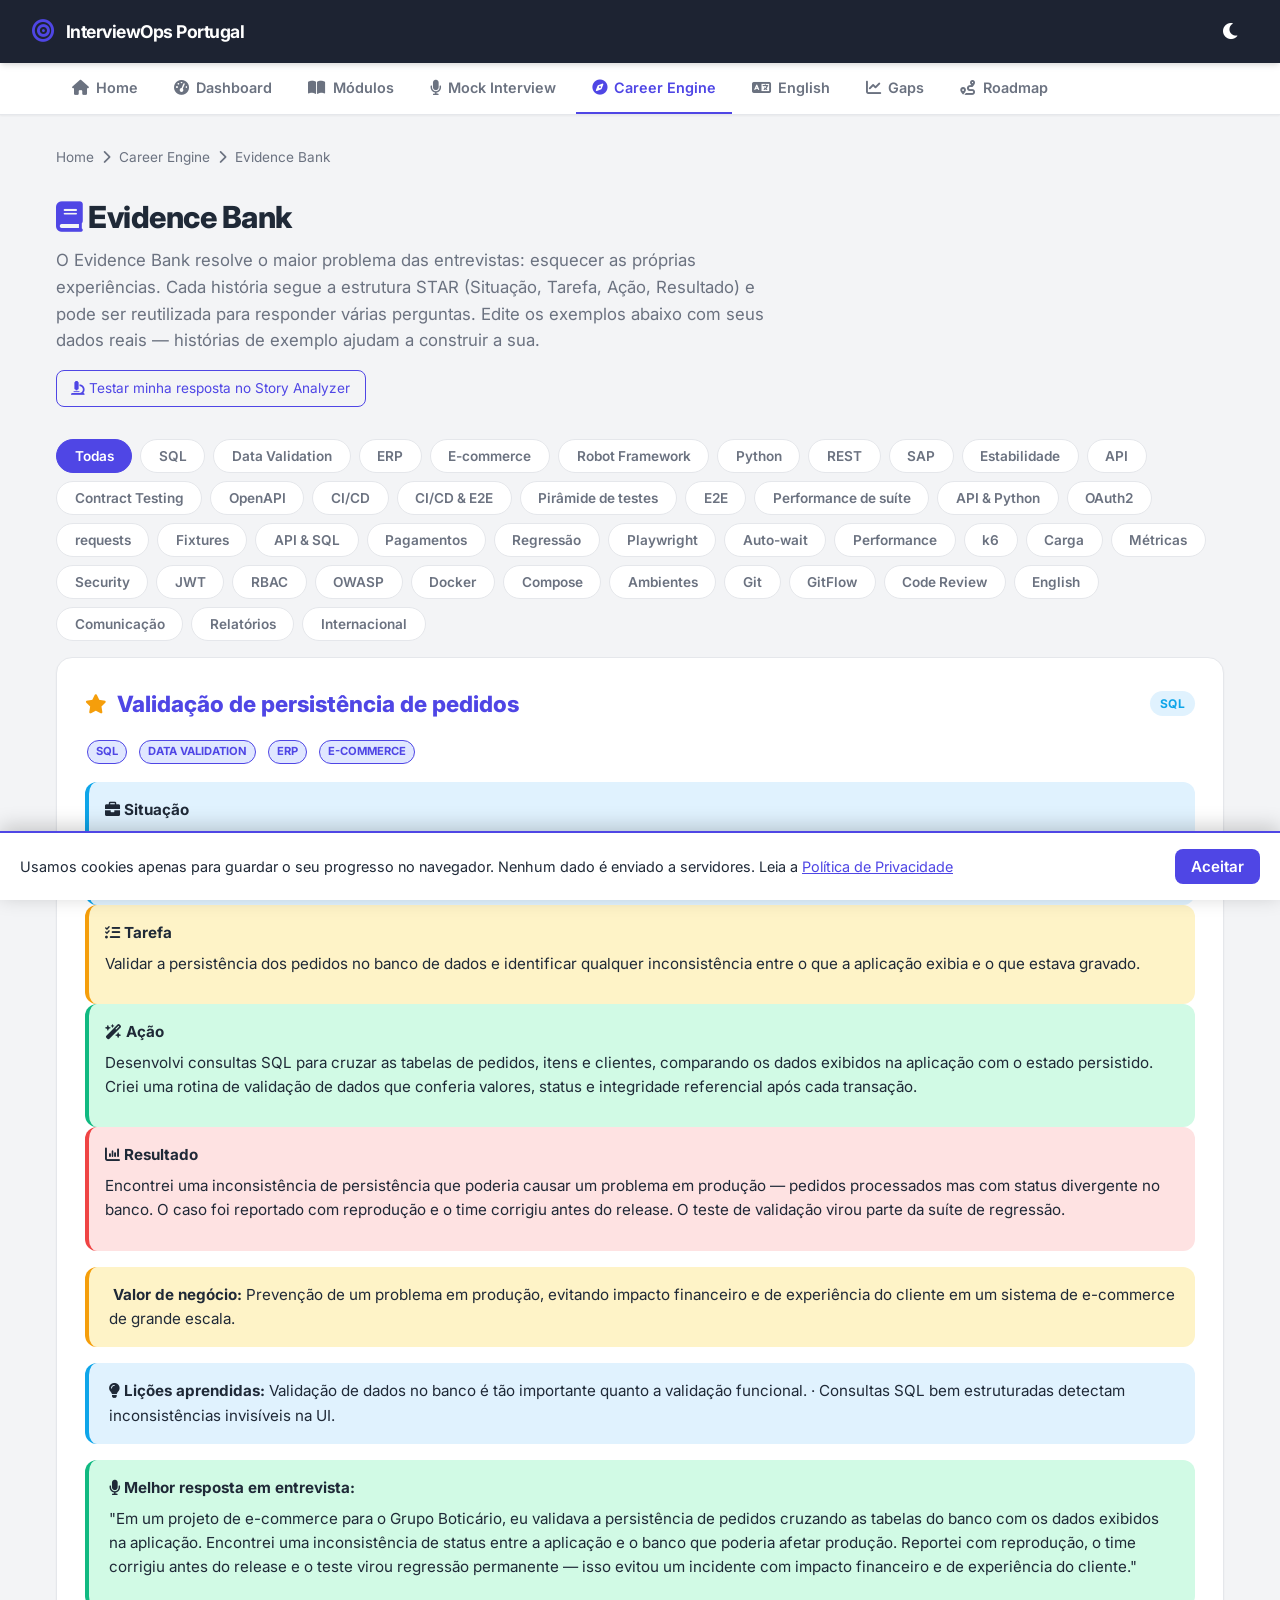
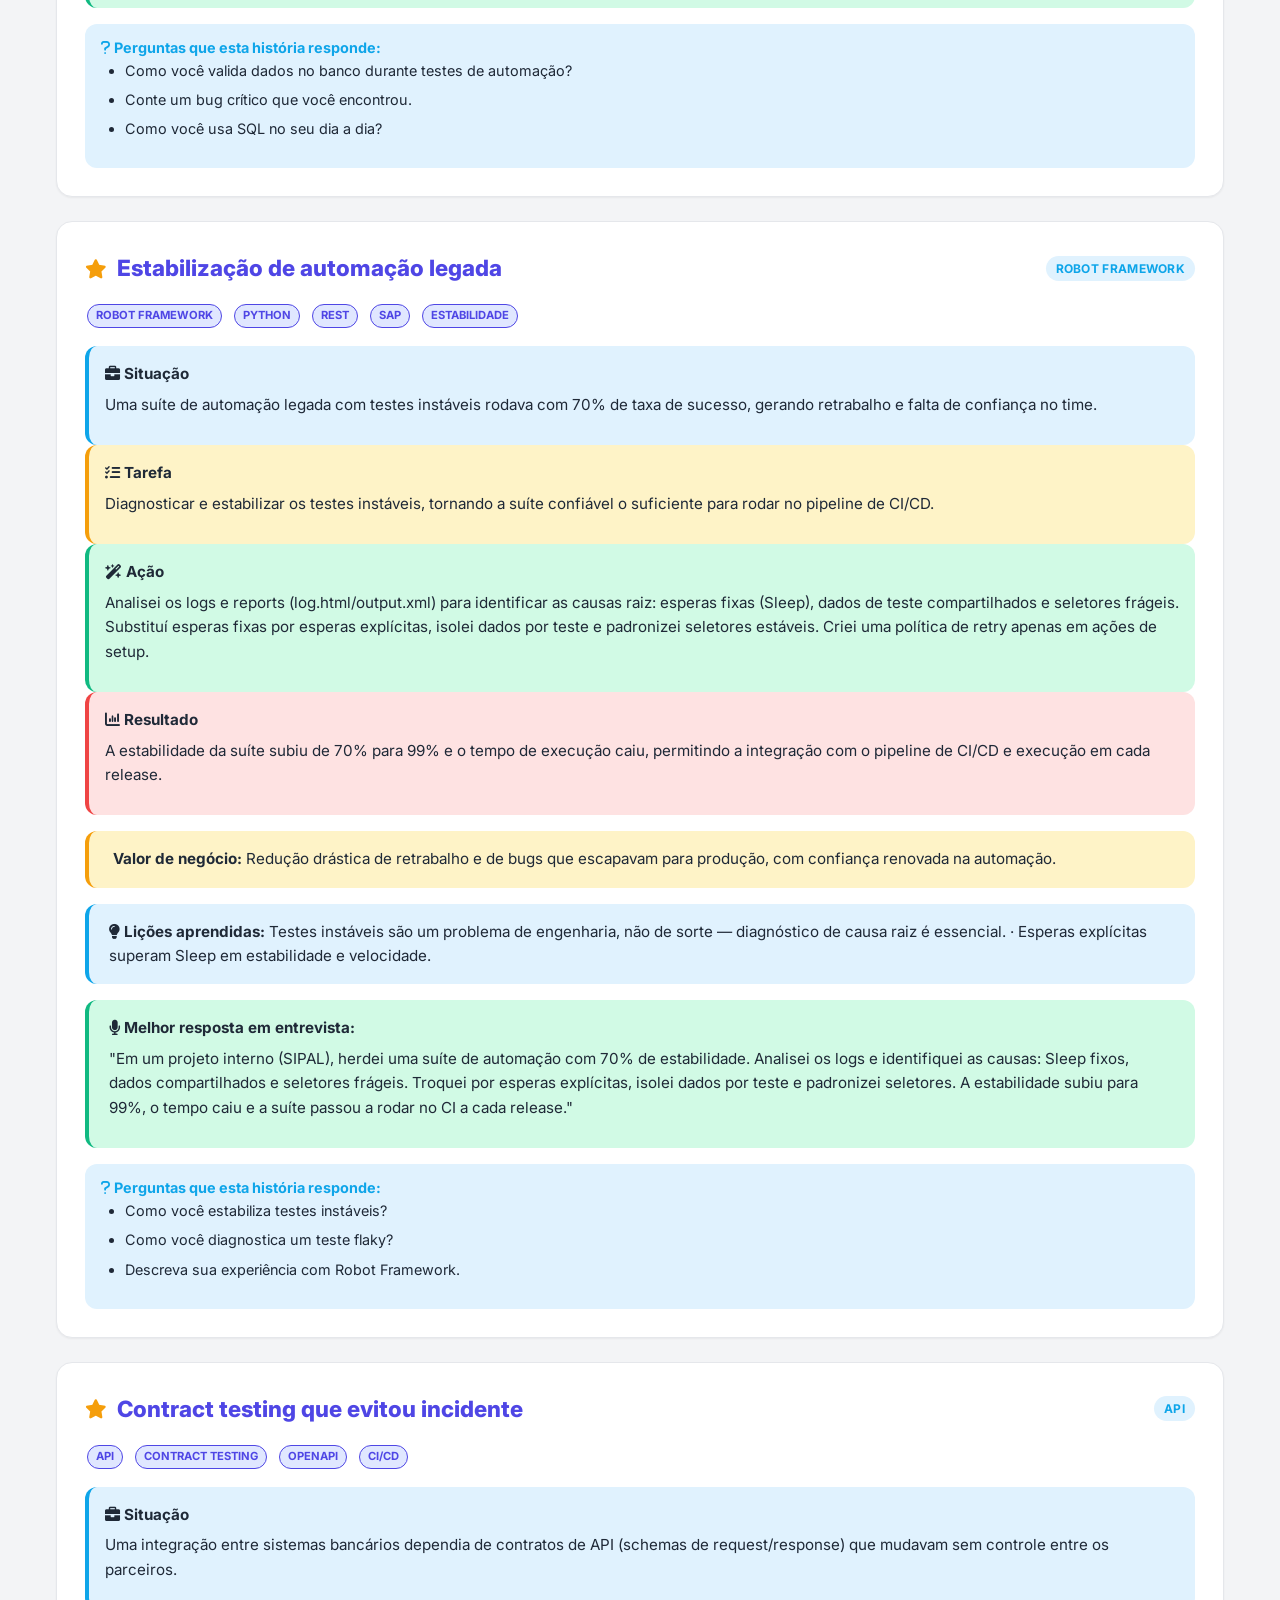
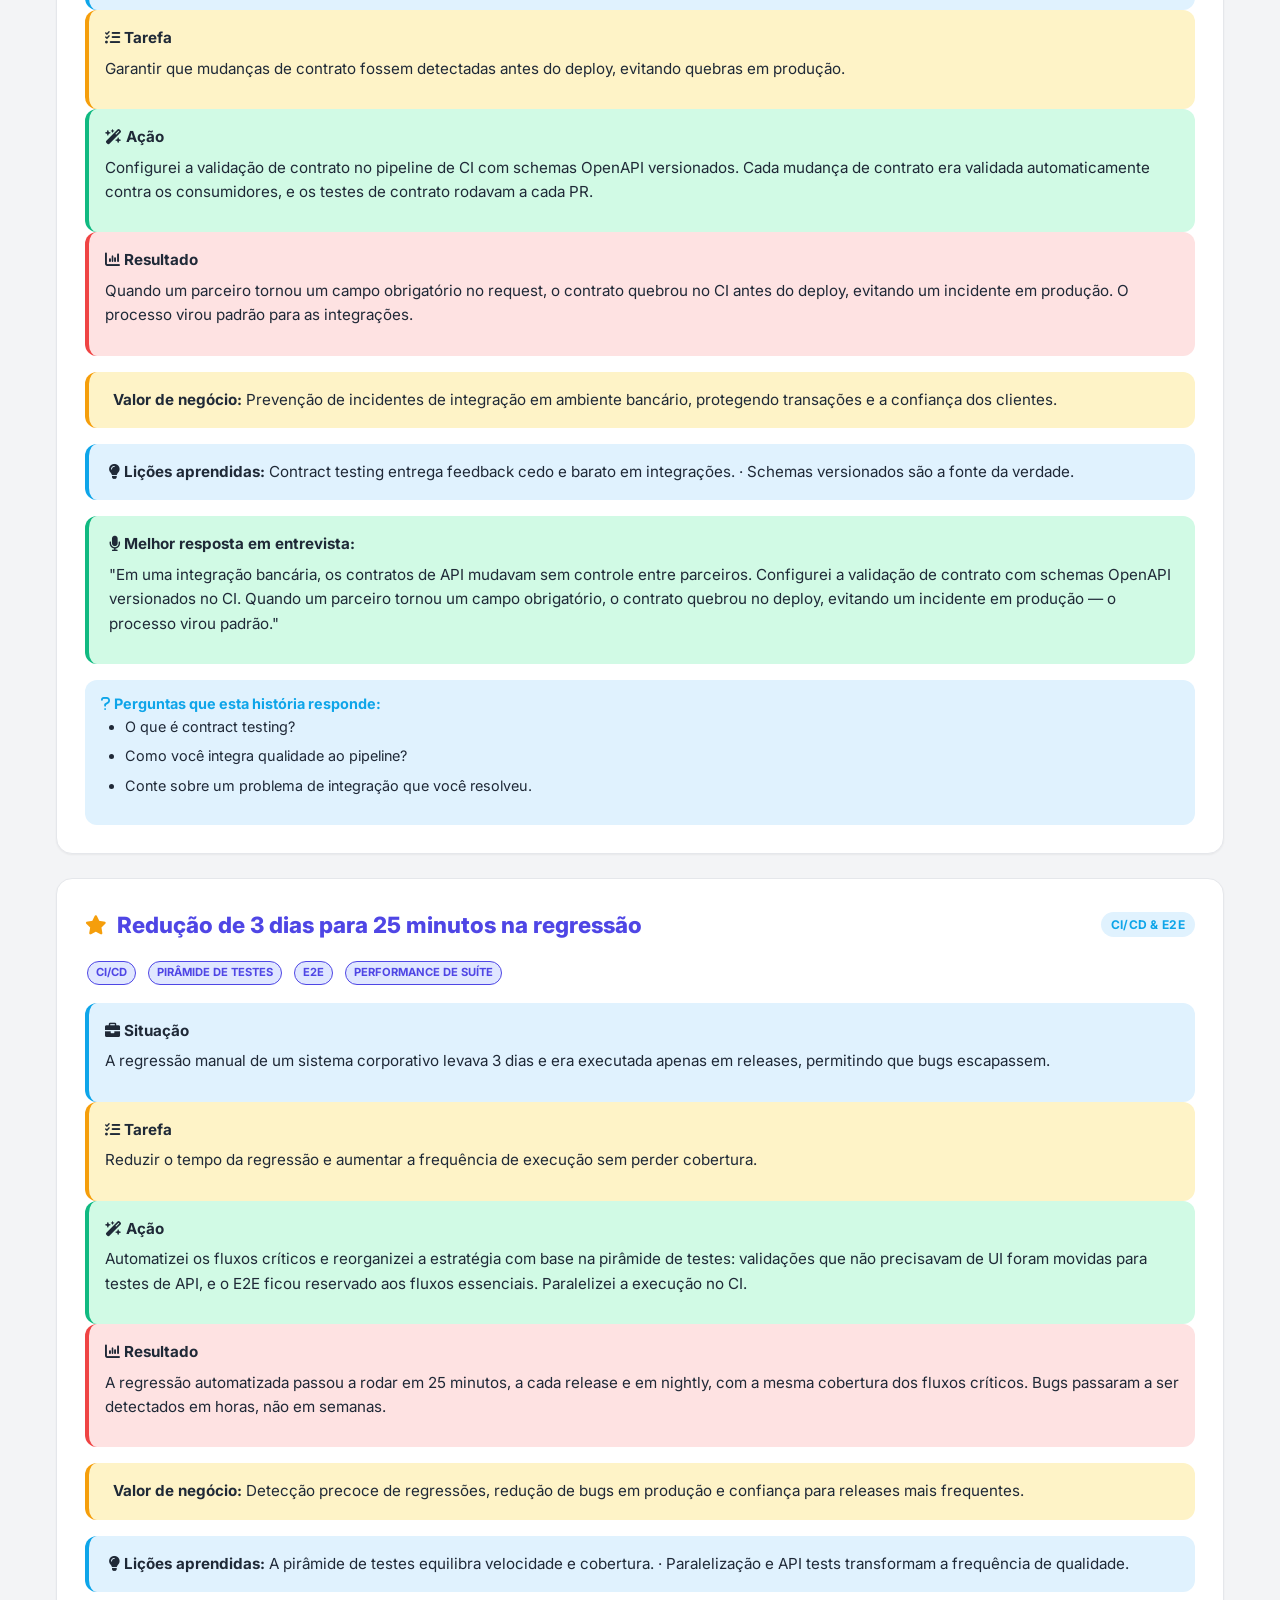
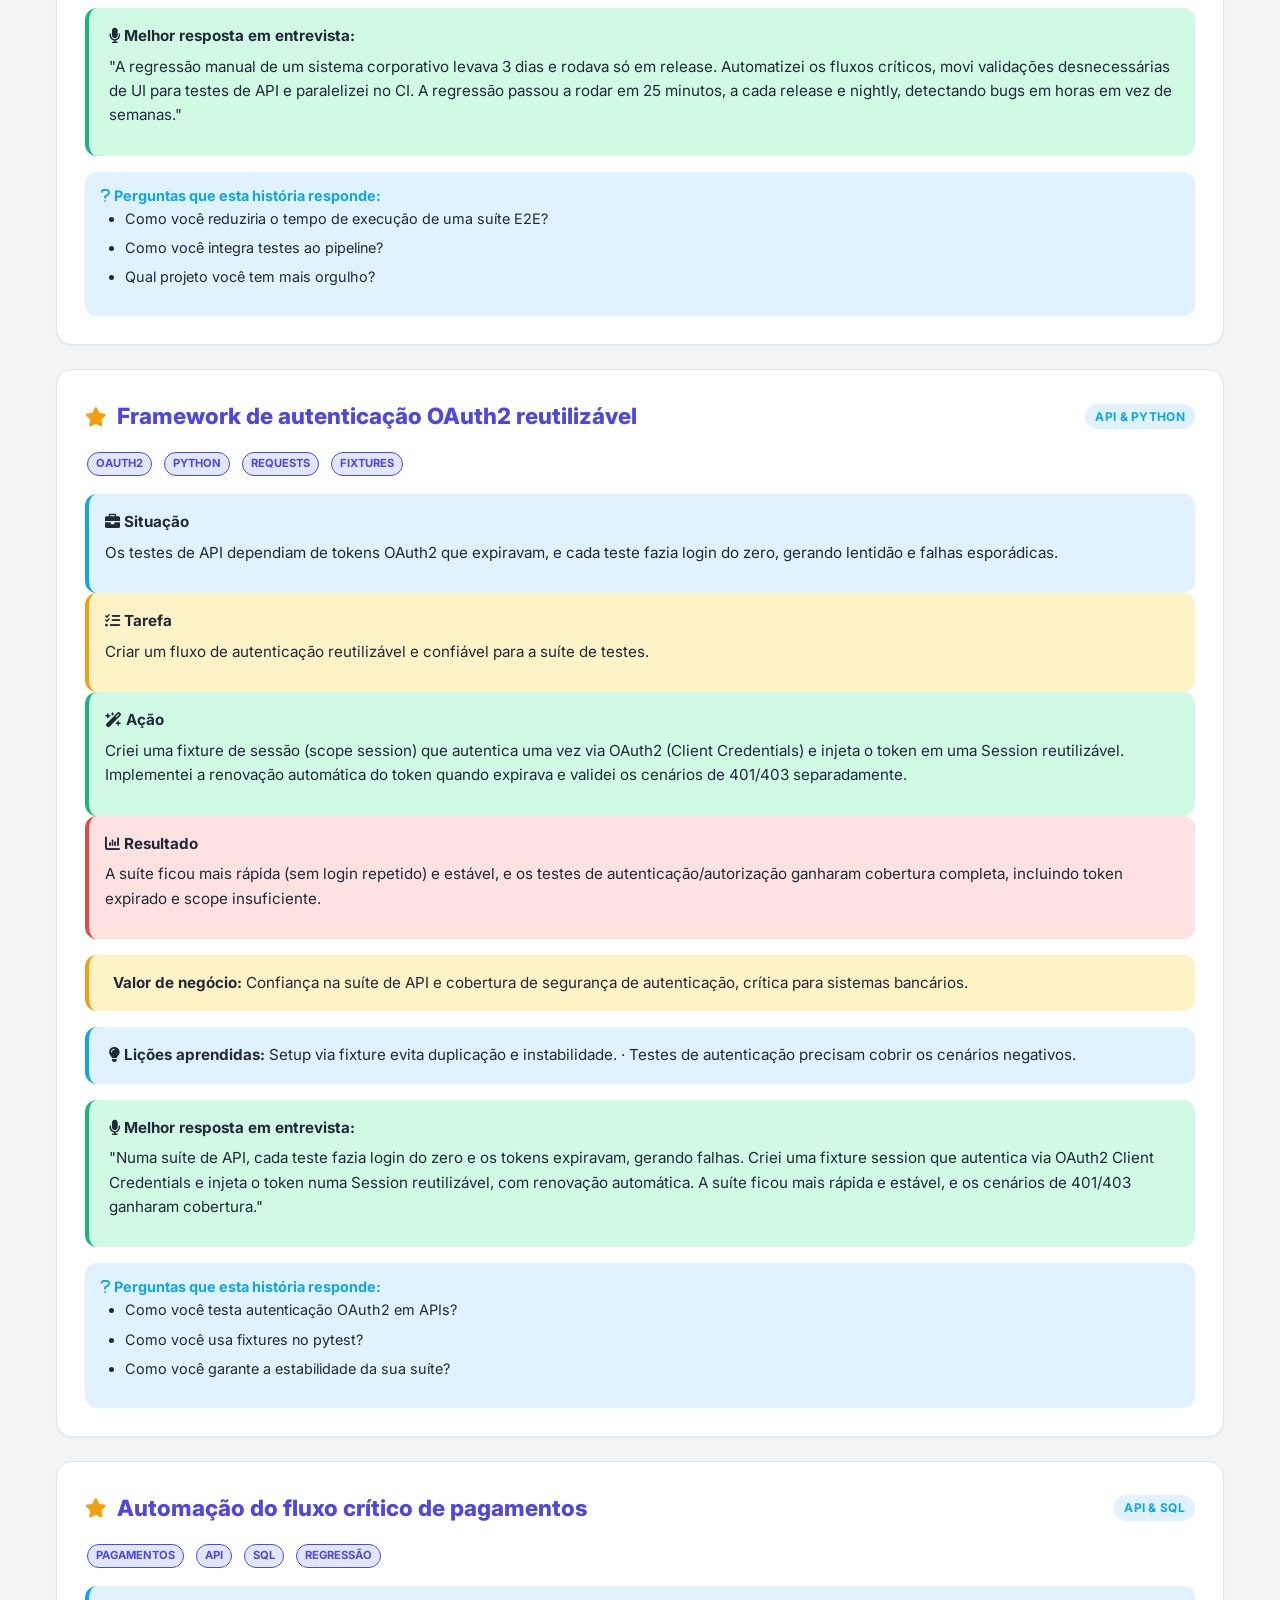
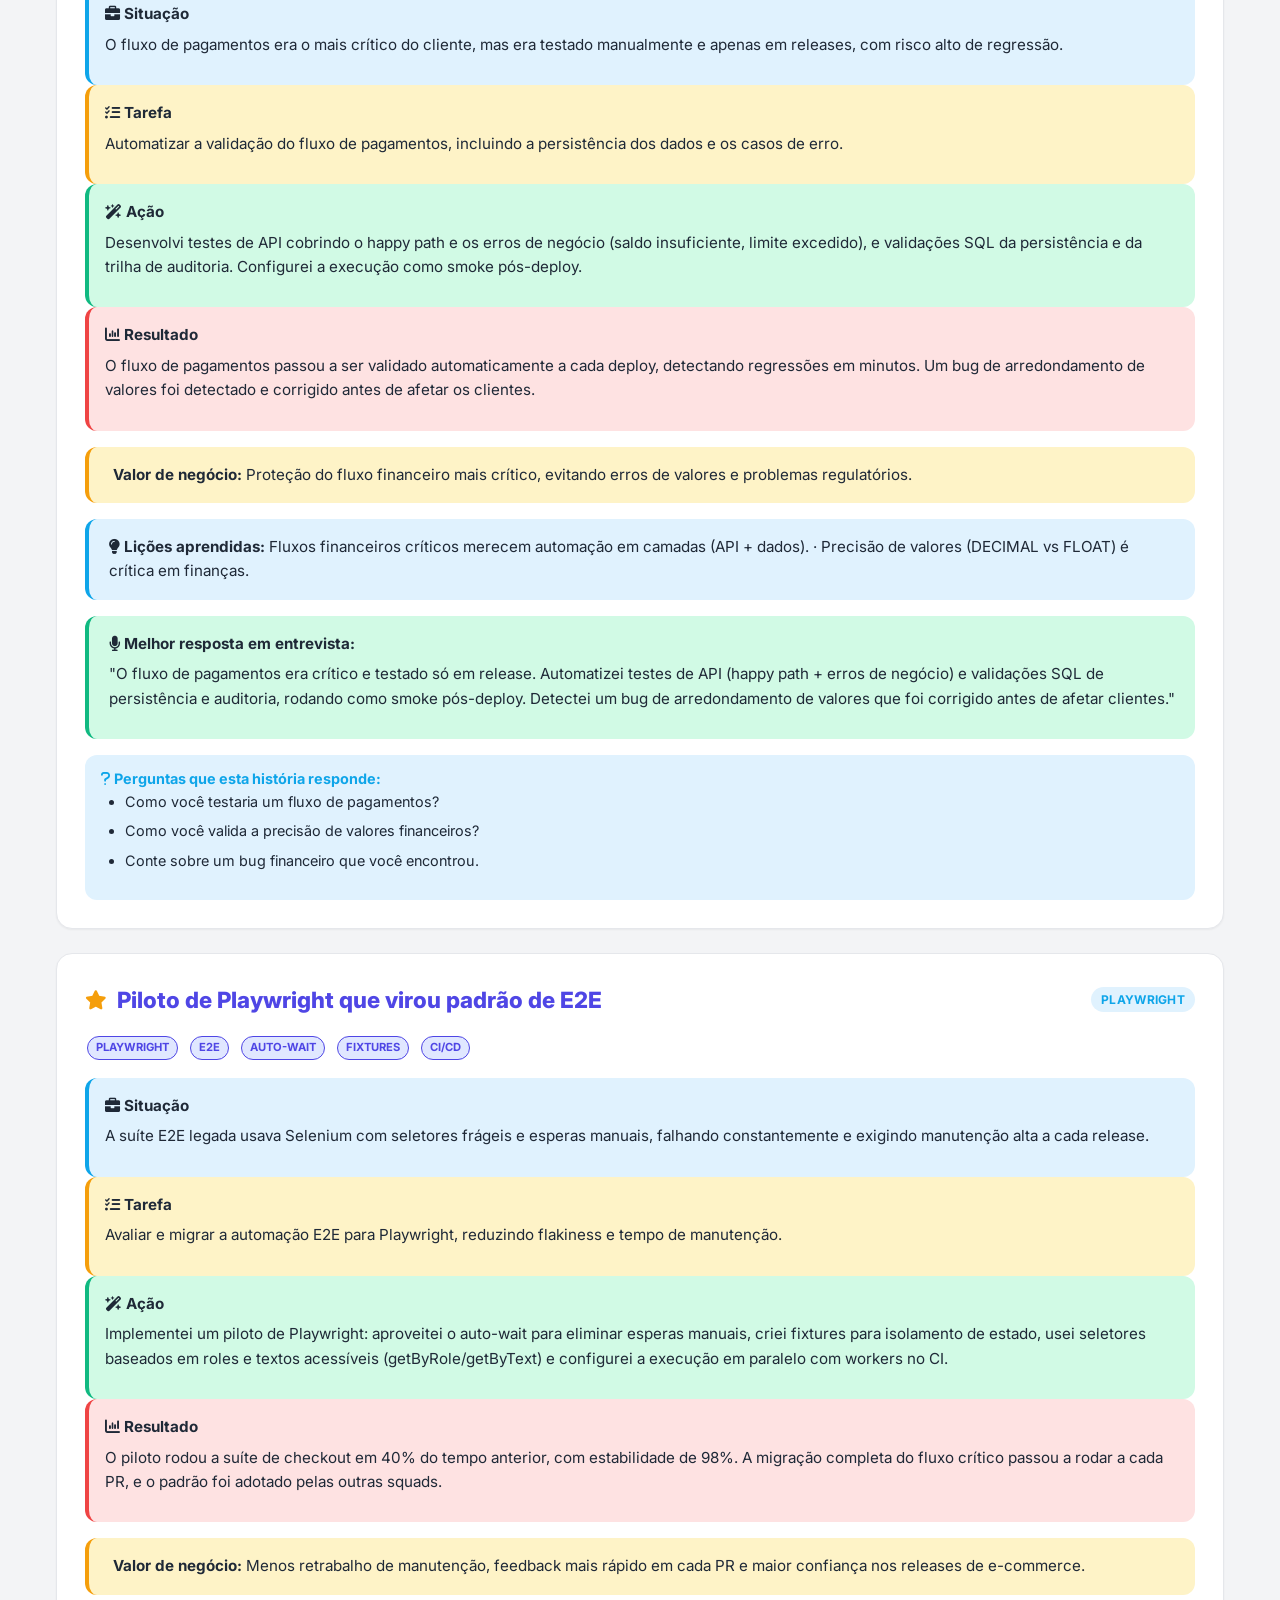
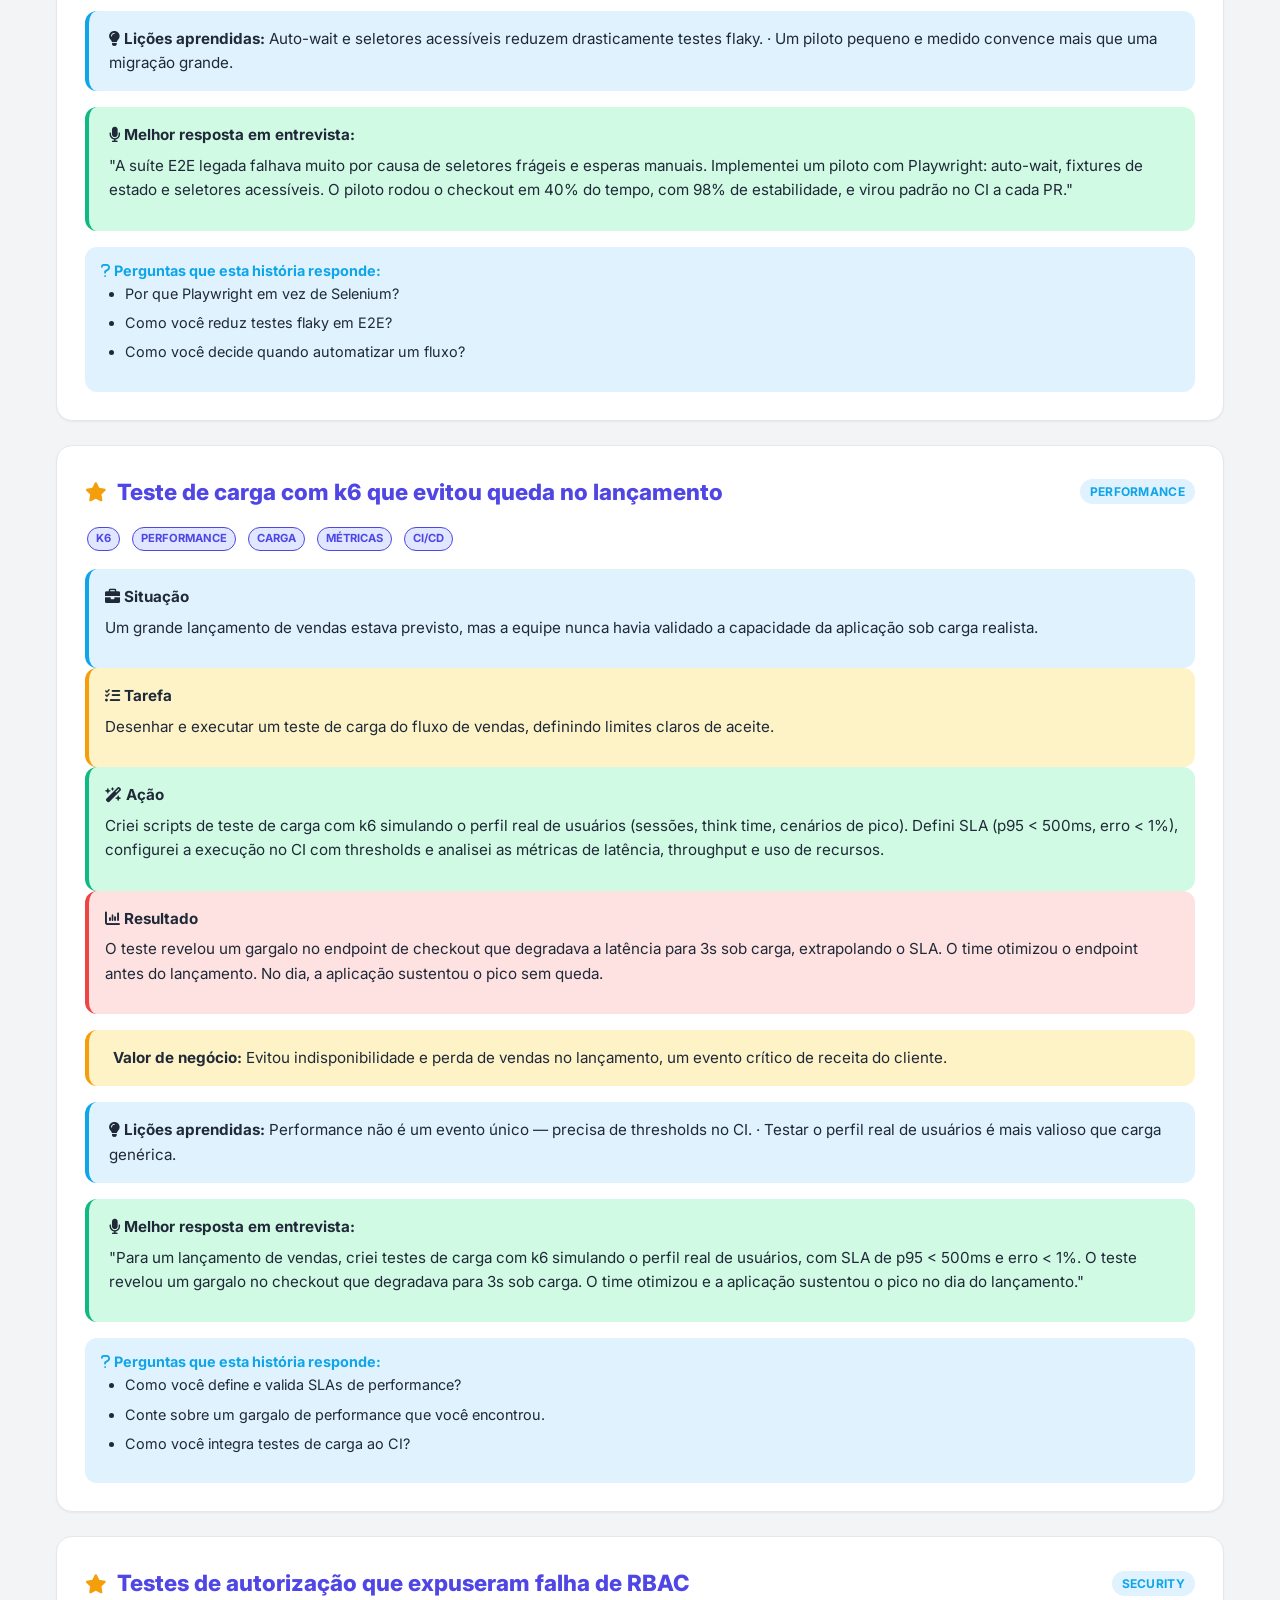
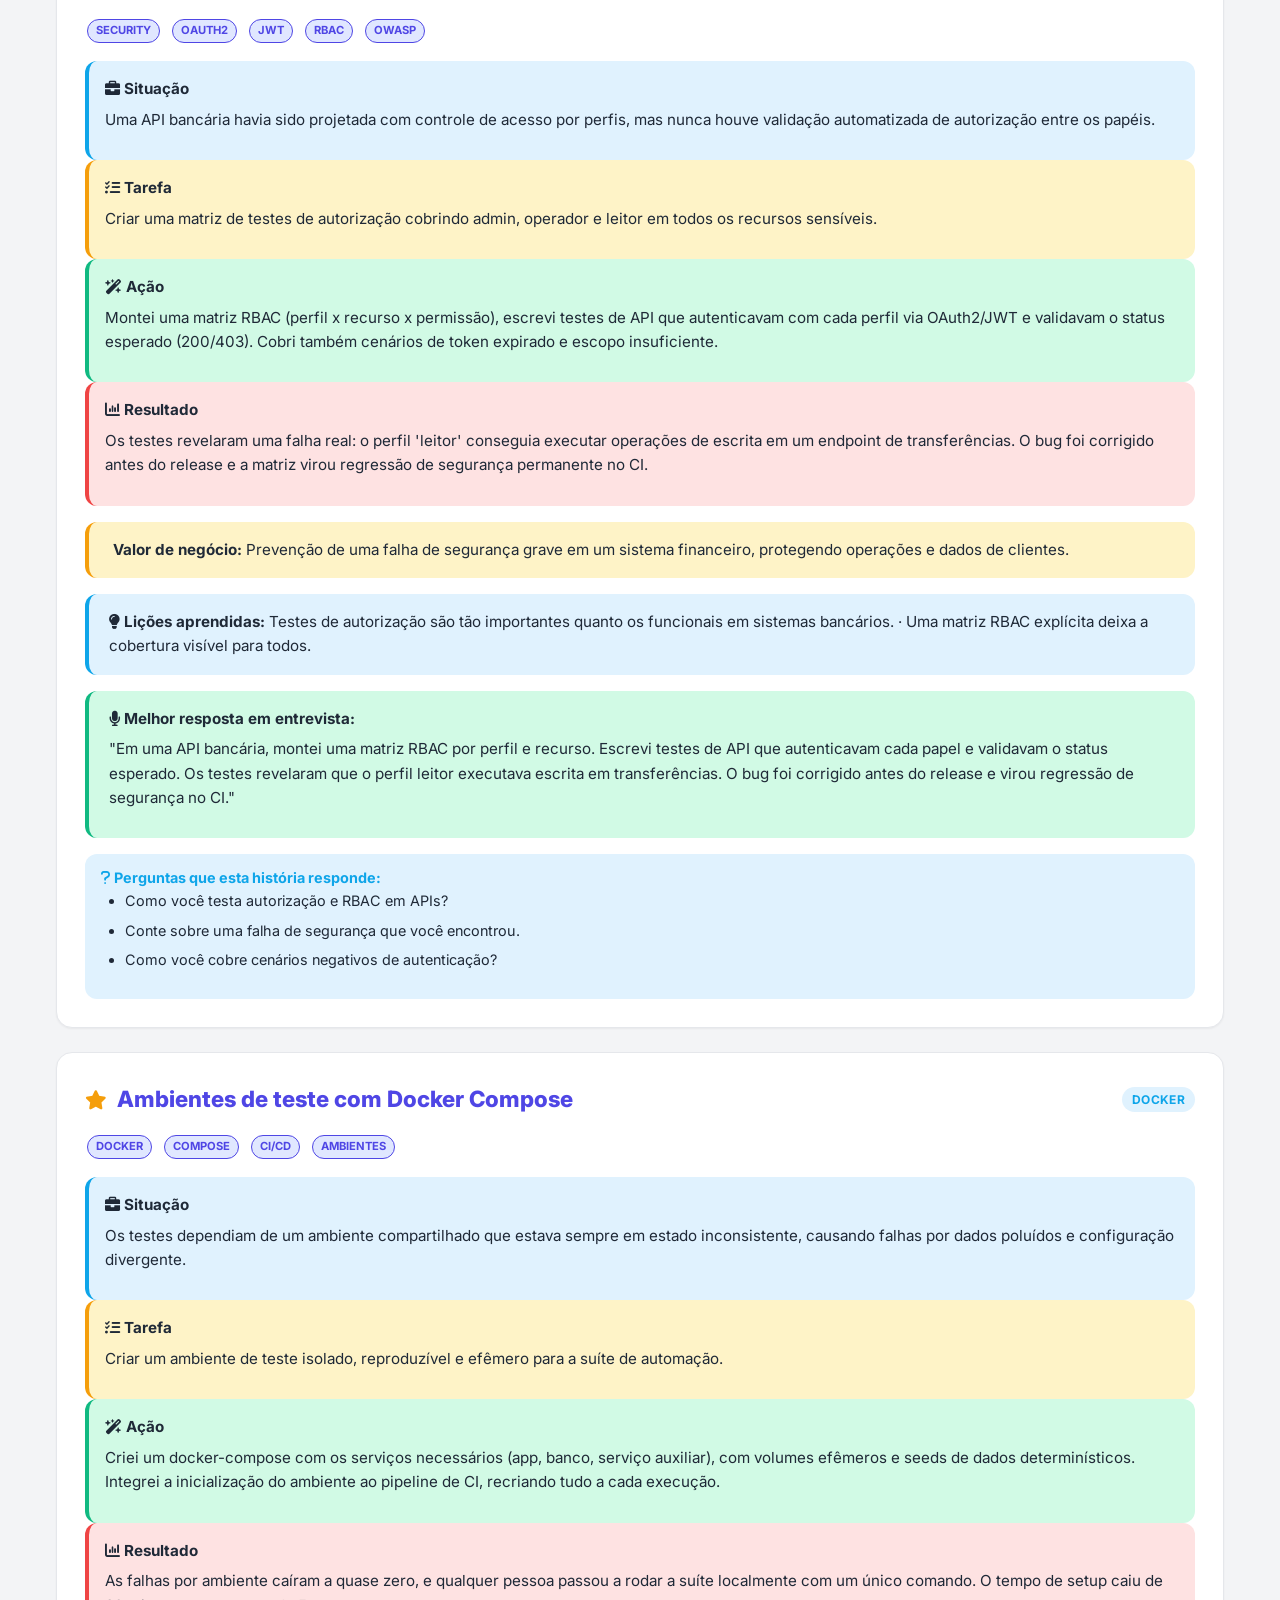
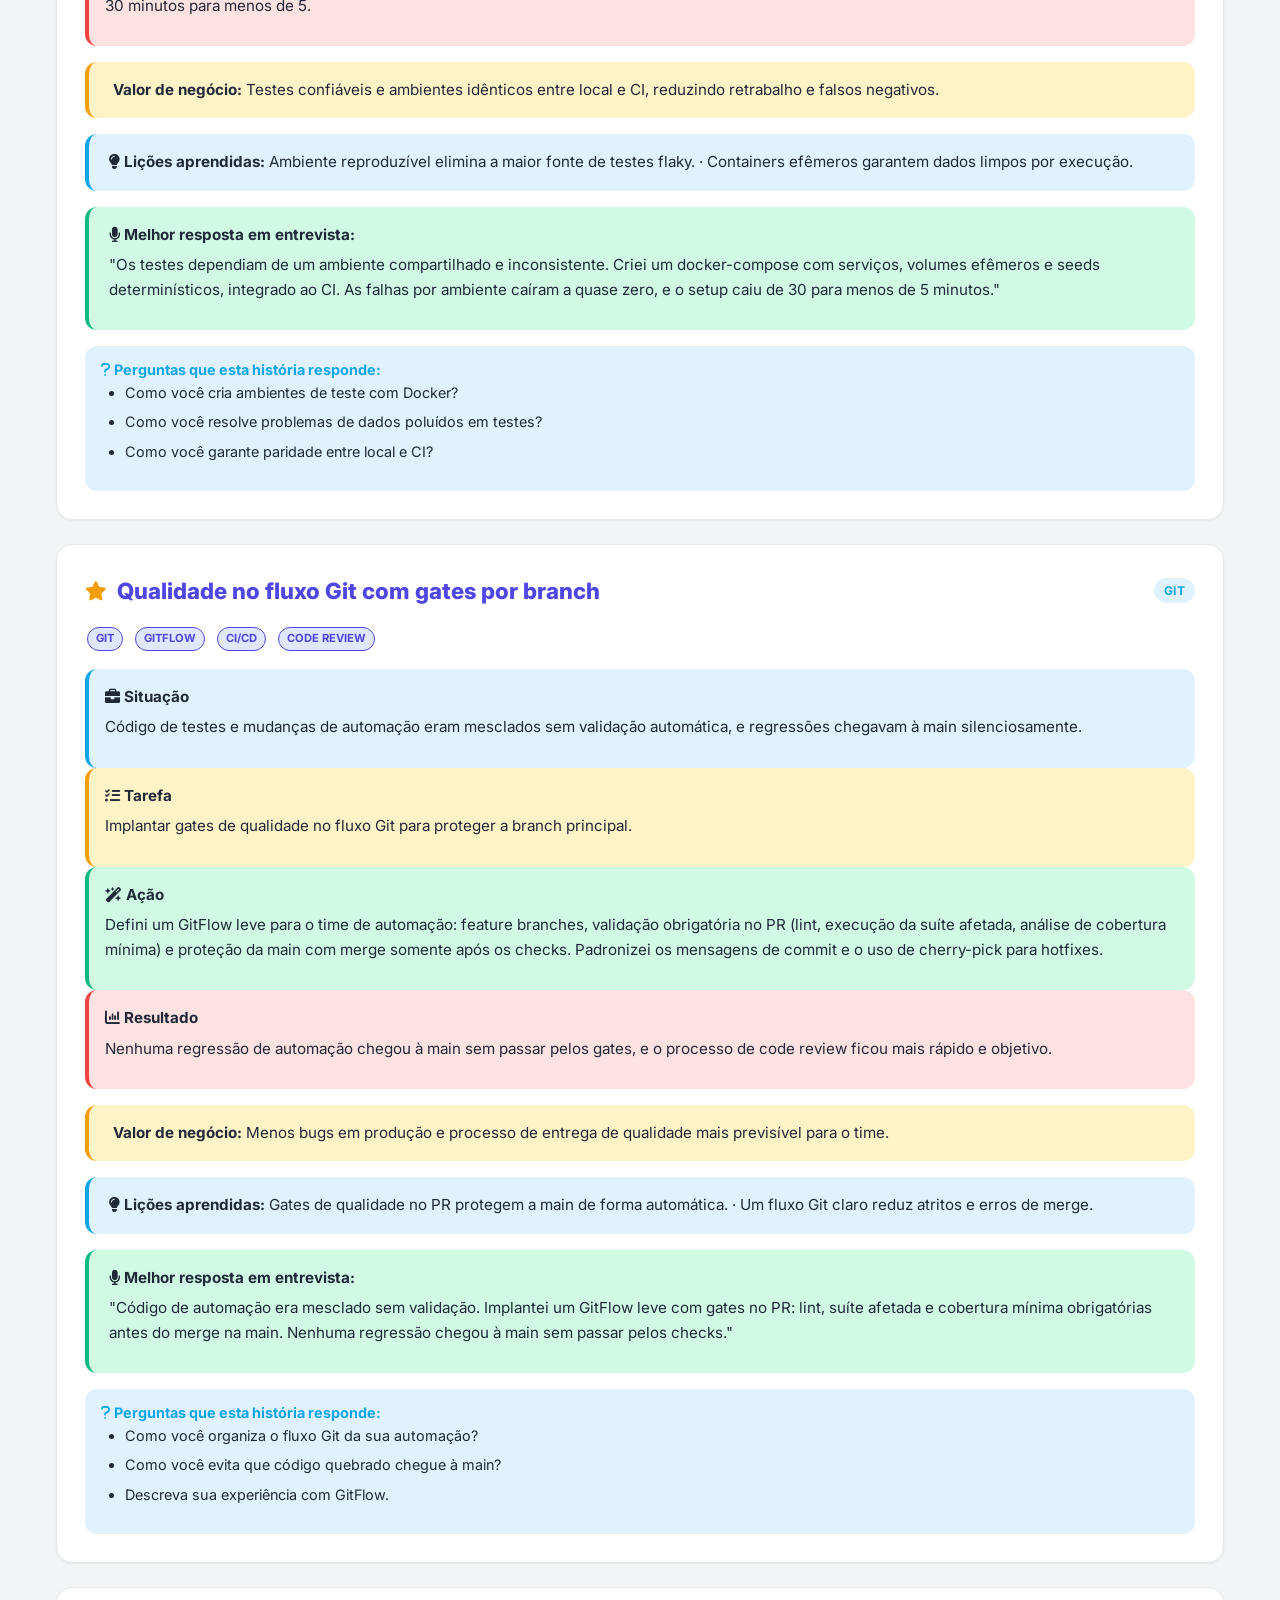
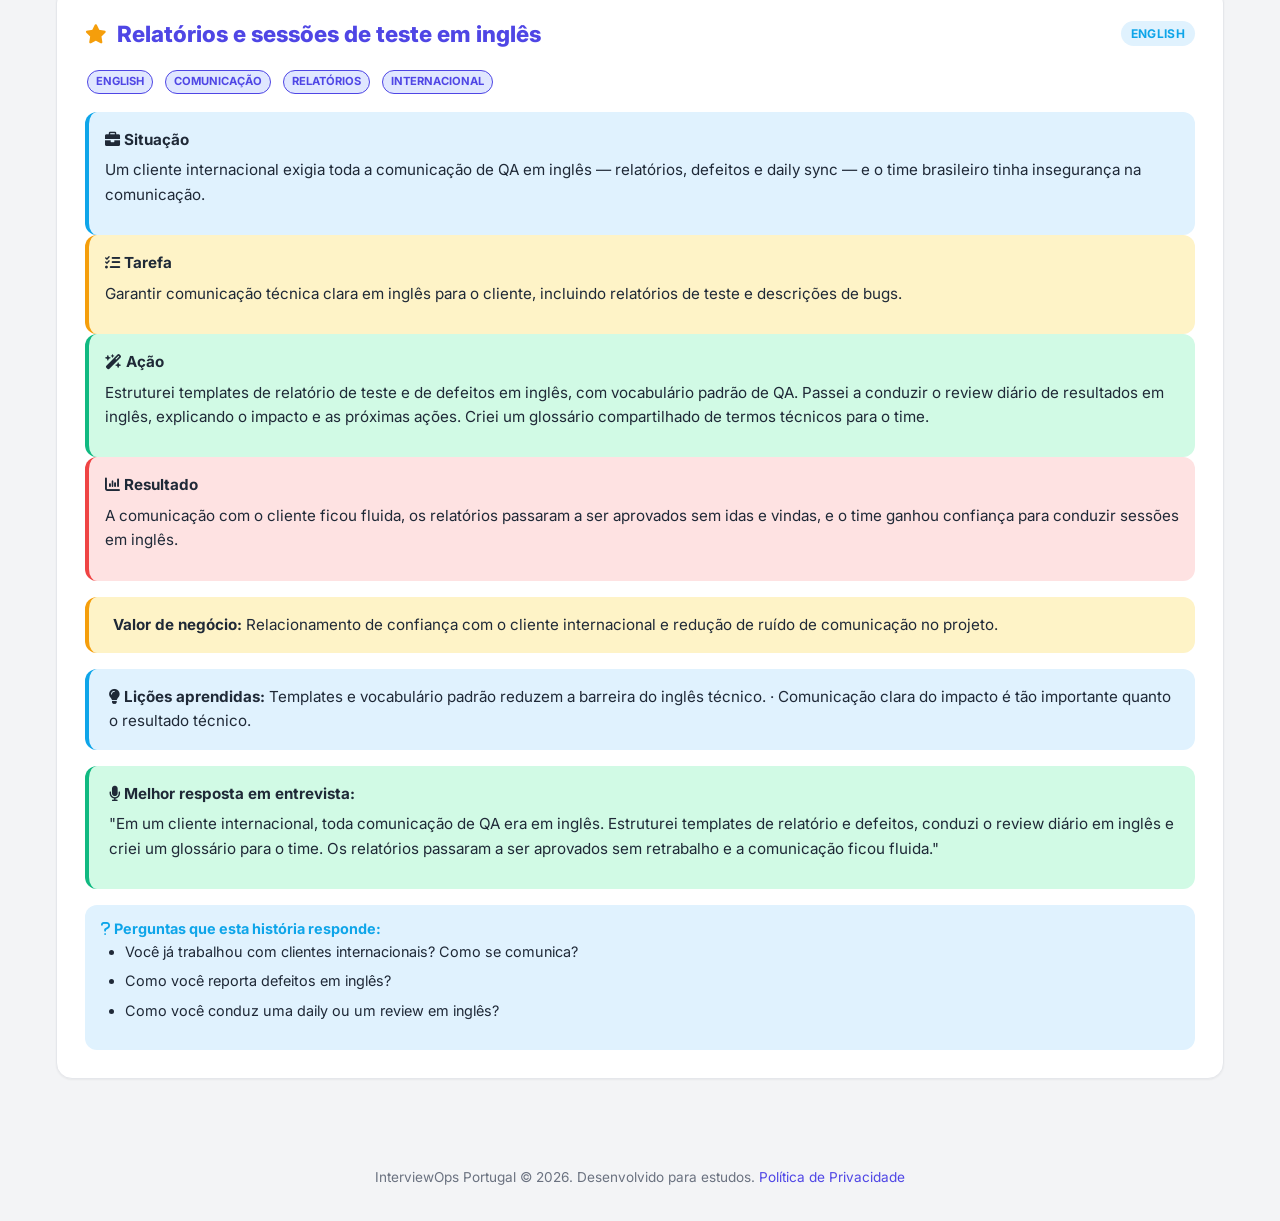
<file: career/stories.html>
<!DOCTYPE html>
<html lang="pt-br">
<head>
    <meta charset="UTF-8">
    <meta name="viewport" content="width=device-width, initial-scale=1.0">
    <title>Evidence Bank | InterviewOps Portugal</title>
    <link href="https://fonts.googleapis.com/css2?family=Inter:wght@300;400;500;600;700;800&display=swap" rel="stylesheet">
    <link href="https://cdnjs.cloudflare.com/ajax/libs/font-awesome/6.0.0/css/all.min.css" rel="stylesheet">
    <link rel="stylesheet" href="../css/style.css">
</head>
<body data-page="career">
    <header class="topbar">
        <a href="../index.html" class="topbar-content">
            <i class="fa-solid fa-bullseye logo-icon"></i>
            <span>InterviewOps Portugal</span>
        </a>
        <div class="topbar-actions">
            <button id="theme-toggle" class="theme-toggle" aria-label="Alternar tema"><i class="fa-solid fa-moon"></i></button>
        </div>
    </header>

    <nav class="main-nav">
        <div class="nav-links">
            <a href="../index.html" class="nav-link" data-page="home"><i class="fa-solid fa-house"></i> Home</a>
            <a href="../dashboard/index.html" class="nav-link" data-page="dashboard"><i class="fa-solid fa-gauge-high"></i> Dashboard</a>
            <a href="../modules/index.html" class="nav-link" data-page="modules"><i class="fa-solid fa-book-open"></i> Módulos</a>
            <a href="../mock/index.html" class="nav-link" data-page="mock"><i class="fa-solid fa-microphone"></i> Mock Interview</a>
            <a href="index.html" class="nav-link" data-page="career"><i class="fa-solid fa-compass"></i> Career Engine</a>
                        <a href="../english/index.html" class="nav-link" data-page="english"><i class="fa-solid fa-language"></i> English</a>
            <a href="../tracker/index.html" class="nav-link" data-page="tracker"><i class="fa-solid fa-chart-line"></i> Gaps</a>
            <a href="../roadmap/index.html" class="nav-link" data-page="roadmap"><i class="fa-solid fa-route"></i> Roadmap</a>
        </div>
    </nav>

    <main class="container">
        <div class="breadcrumb">
            <a href="../index.html">Home</a> <i class="fa-solid fa-chevron-right"></i>
            <a href="index.html">Career Engine</a> <i class="fa-solid fa-chevron-right"></i> <span>Evidence Bank</span>
        </div>

        <div class="page-header">
            <h1><i class="fa-solid fa-book" style="color: var(--primary);"></i> Evidence Bank</h1>
            <p id="bank-intro">Histórias reutilizáveis de entrevista, no formato STAR.</p>
            <div class="flex gap-2 wrap mt-2">
                <a href="analyzer.html" class="outline-btn small-btn"><i class="fa-solid fa-microscope"></i> Testar minha resposta no Story Analyzer</a>
            </div>
        </div>

        <div class="flex gap-2 wrap mb-2" id="filter-tags"></div>
        <div id="stories-grid"></div>
    </main>

    <footer class="footer">
        <p>InterviewOps Portugal &copy; 2026. Desenvolvido para estudos. <a href="../privacidade/index.html" style="color: var(--primary);"><span data-i18n="privacy_title">Política de Privacidade</span></a></p>
    </footer>

    <script src="../javascript/app.js"></script>
    <script>
        let STORIES = [];

        function renderStories(filter) {
            const list = filter ? STORIES.filter(s => s.technology === filter || (s.tags || []).includes(filter)) : STORIES;
            const grid = document.getElementById('stories-grid');
            grid.innerHTML = list.map(s => `
                <div class="content-section">
                    <div class="flex-between wrap gap-2 mb-2">
                        <h2 style="margin:0;"><i class="fa-solid fa-star" style="color: var(--warning);"></i> ${escapeHtml(s.title)}</h2>
                        <span class="badge badge-info">${escapeHtml(s.technology)}</span>
                    </div>
                    <div class="flex gap-2 wrap mb-2">${(s.tags || []).map(t => `<span class="tag-badge">${escapeHtml(t)}</span>`).join('')}</div>
                    <div class="criteria">
                        <div class="criteria-box criteria-tech"><strong><i class="fa-solid fa-briefcase"></i> Situação</strong><p style="margin-top:0.4rem;">${escapeHtml(s.situation)}</p></div>
                        <div class="criteria-box criteria-business"><strong><i class="fa-solid fa-list-check"></i> Tarefa</strong><p style="margin-top:0.4rem;">${escapeHtml(s.task)}</p></div>
                        <div class="criteria-box criteria-good"><strong><i class="fa-solid fa-wand-magic-sparkles"></i> Ação</strong><p style="margin-top:0.4rem;">${escapeHtml(s.action)}</p></div>
                        <div class="criteria-box criteria-missing"><strong><i class="fa-solid fa-chart-column"></i> Resultado</strong><p style="margin-top:0.4rem;">${escapeHtml(s.result)}</p></div>
                    </div>
                    <div class="callout callout-warning"><strong><i class="fa-solid fa-sack-dollar"></i> Valor de negócio:</strong> ${escapeHtml(s.businessImpact)}</div>
                    <div class="callout callout-info"><strong><i class="fa-solid fa-lightbulb"></i> Lições aprendidas:</strong> ${(s.lessons || []).map(l => escapeHtml(l)).join(' · ')}</div>
                    <div class="callout callout-success"><strong><i class="fa-solid fa-microphone"></i> Melhor resposta em entrevista:</strong><p style="margin-top:0.4rem;">"${escapeHtml(s.bestAnswer)}"</p></div>
                    <div class="followups"><strong><i class="fa-solid fa-question"></i> Perguntas que esta história responde:</strong><ul>${(s.possibleQuestions || []).map(q => `<li>${escapeHtml(q)}</li>`).join('')}</ul></div>
                </div>`).join('') || '<p class="text-muted">Nenhuma história para o filtro selecionado.</p>';
        }

        document.addEventListener('DOMContentLoaded', async () => {
            try {
                const data = await loadJSON('../json/stories.json');
                STORIES = data.stories || [];
                document.getElementById('bank-intro').innerText = data.introduction || '';
                const tags = [...new Set(STORIES.flatMap(s => [s.technology, ...(s.tags || [])]))];
                const filterEl = document.getElementById('filter-tags');
                filterEl.innerHTML = `<button class="tab-btn active" onclick="filterStories('')">Todas</button>` +
                    tags.map(t => `<button class="tab-btn" onclick="filterStories('${t}')">${escapeHtml(t)}</button>`).join('');
                renderStories('');
            } catch (e) {
                document.getElementById('stories-grid').innerHTML = '<p class="text-muted">Não foi possível carregar as histórias. Execute via servidor local.</p>';
            }
        });

        window.filterStories = function(tag) {
            document.querySelectorAll('#filter-tags .tab-btn').forEach(b => b.classList.remove('active'));
            event.target.classList.add('active');
            renderStories(tag);
        };
    </script>
</body>
</html>
</file>
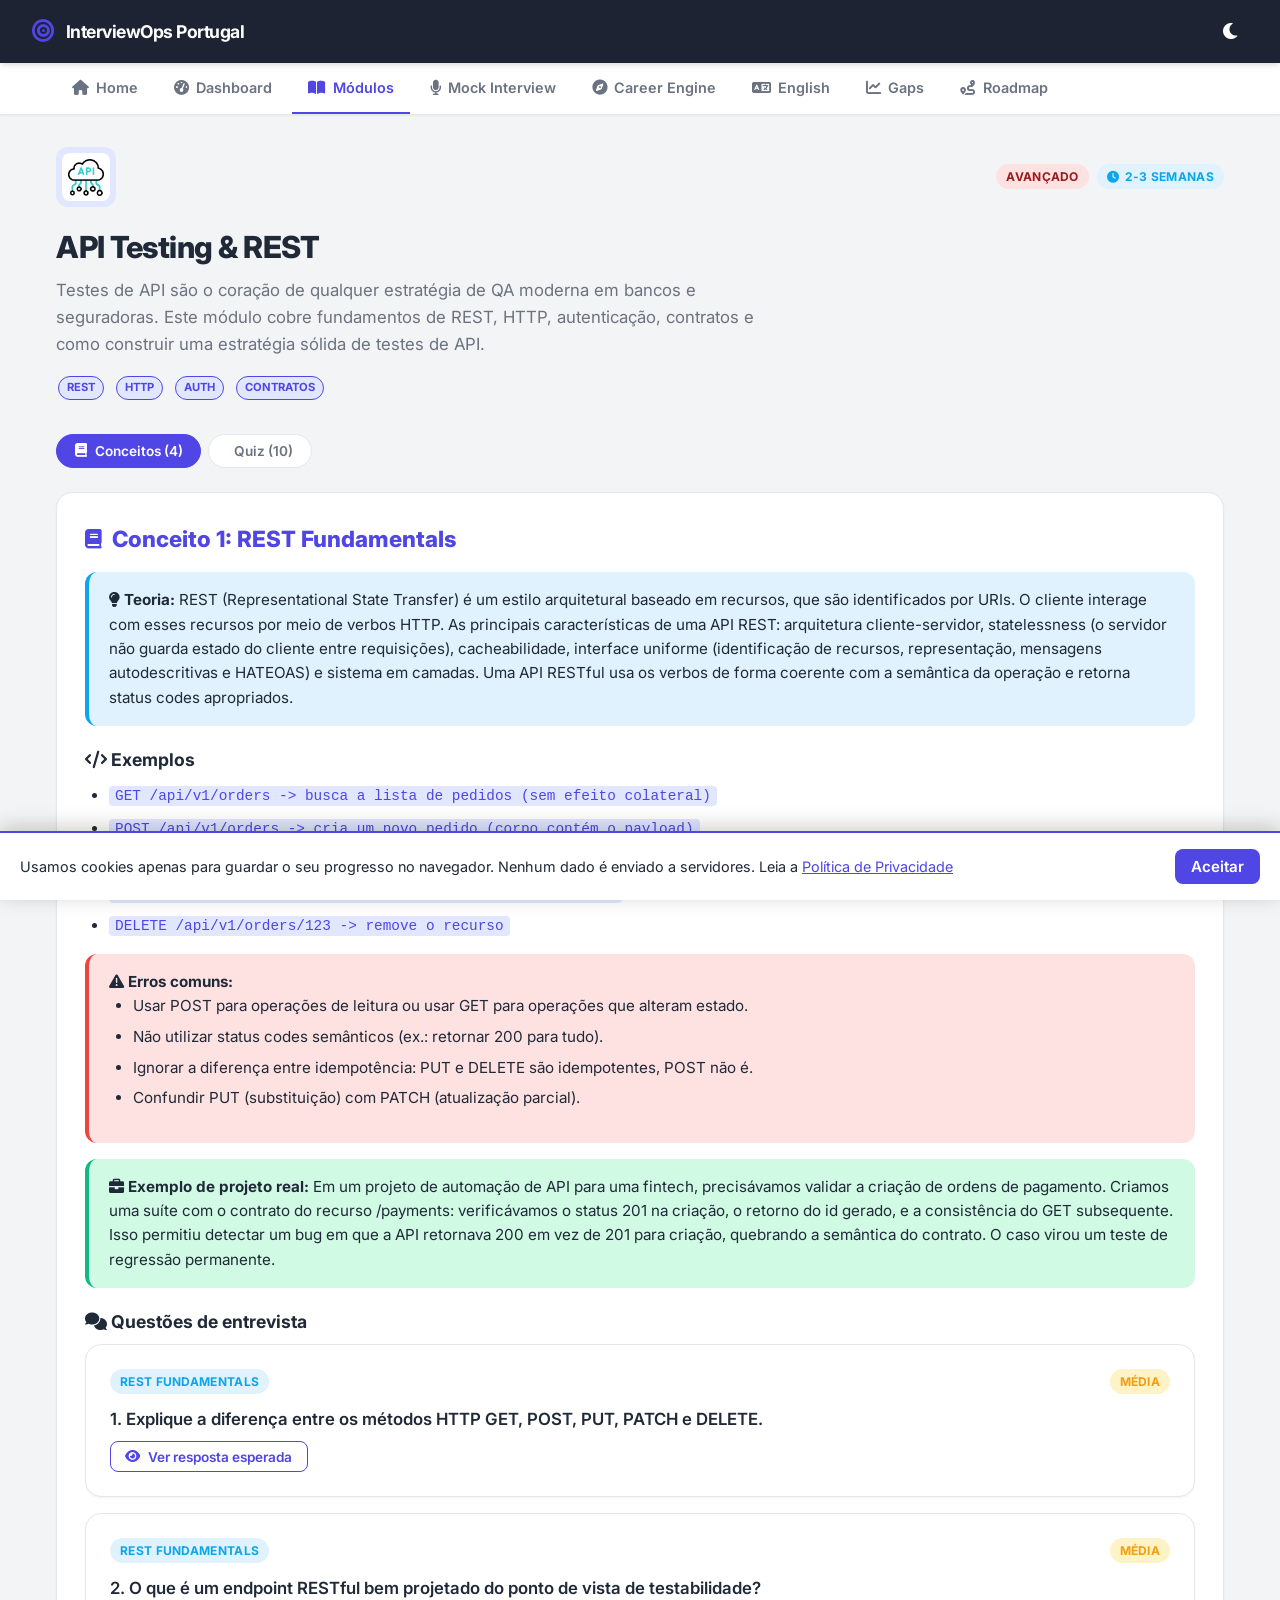
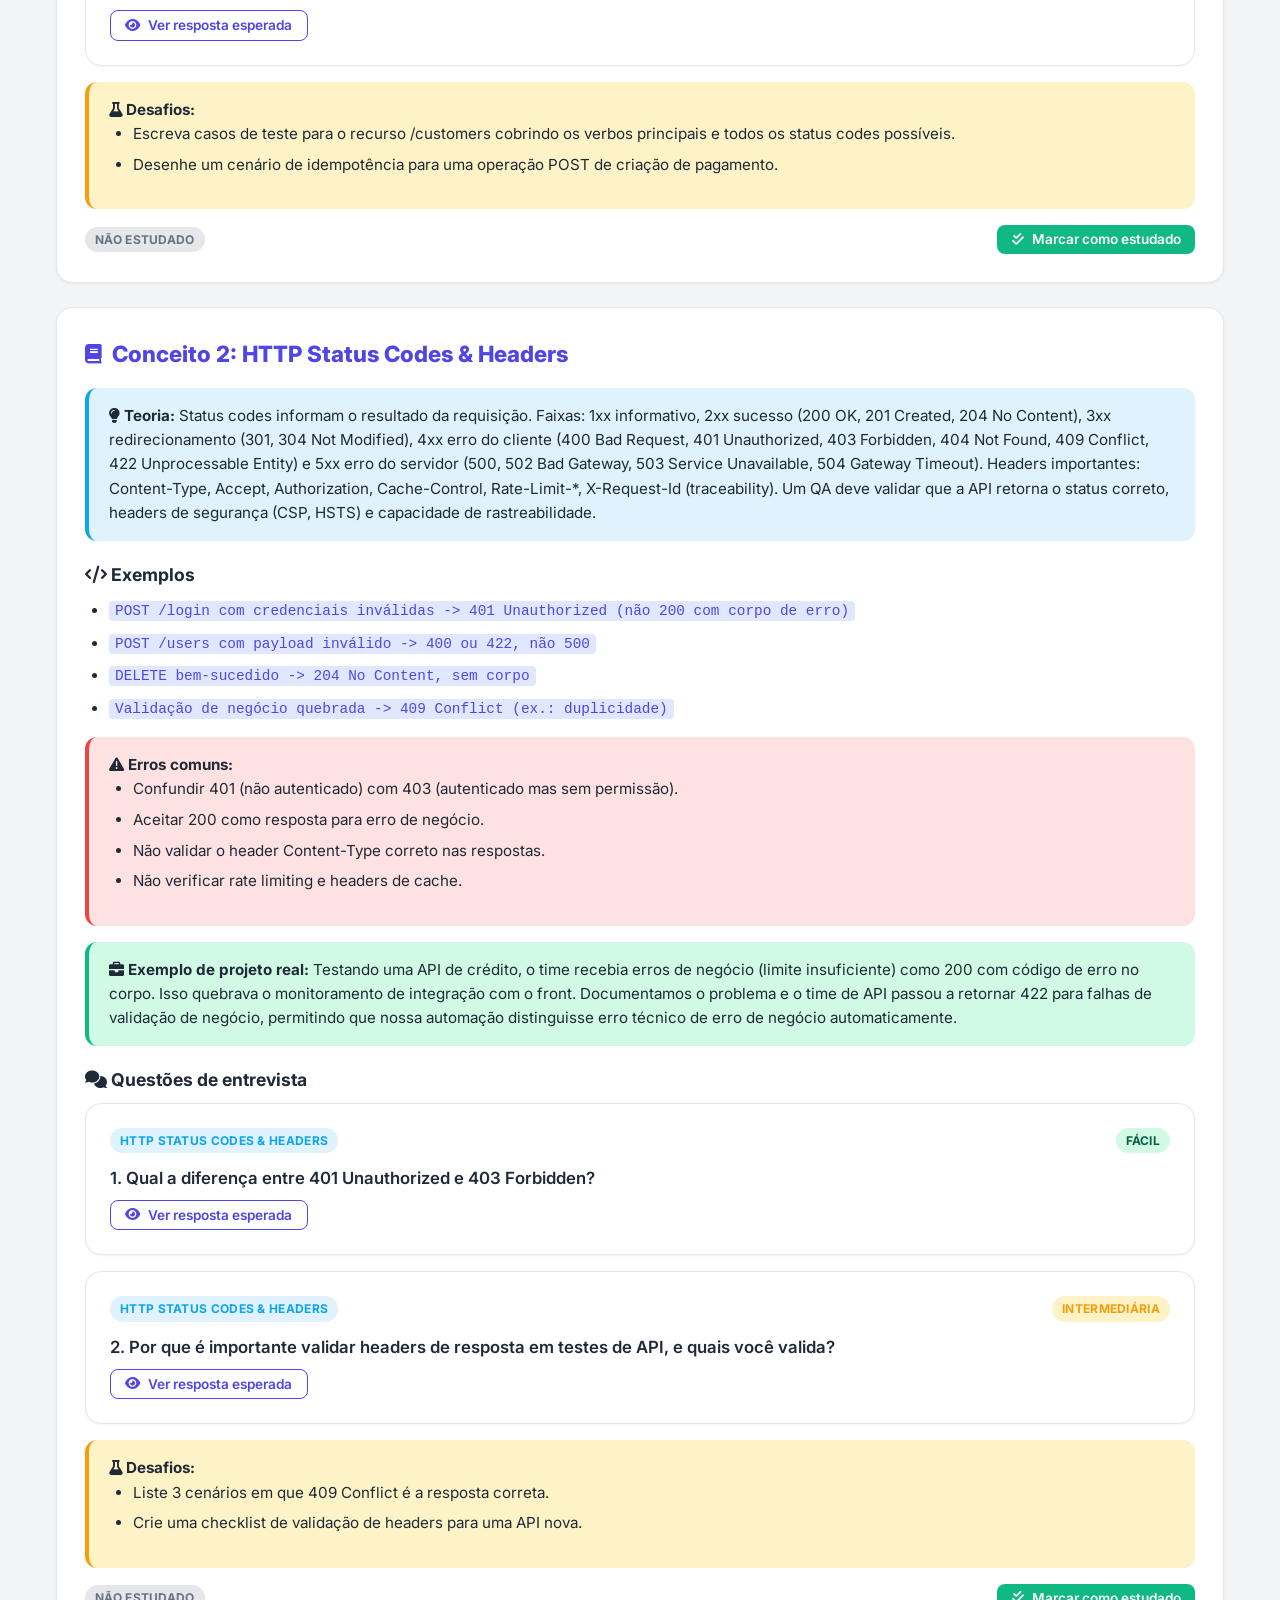
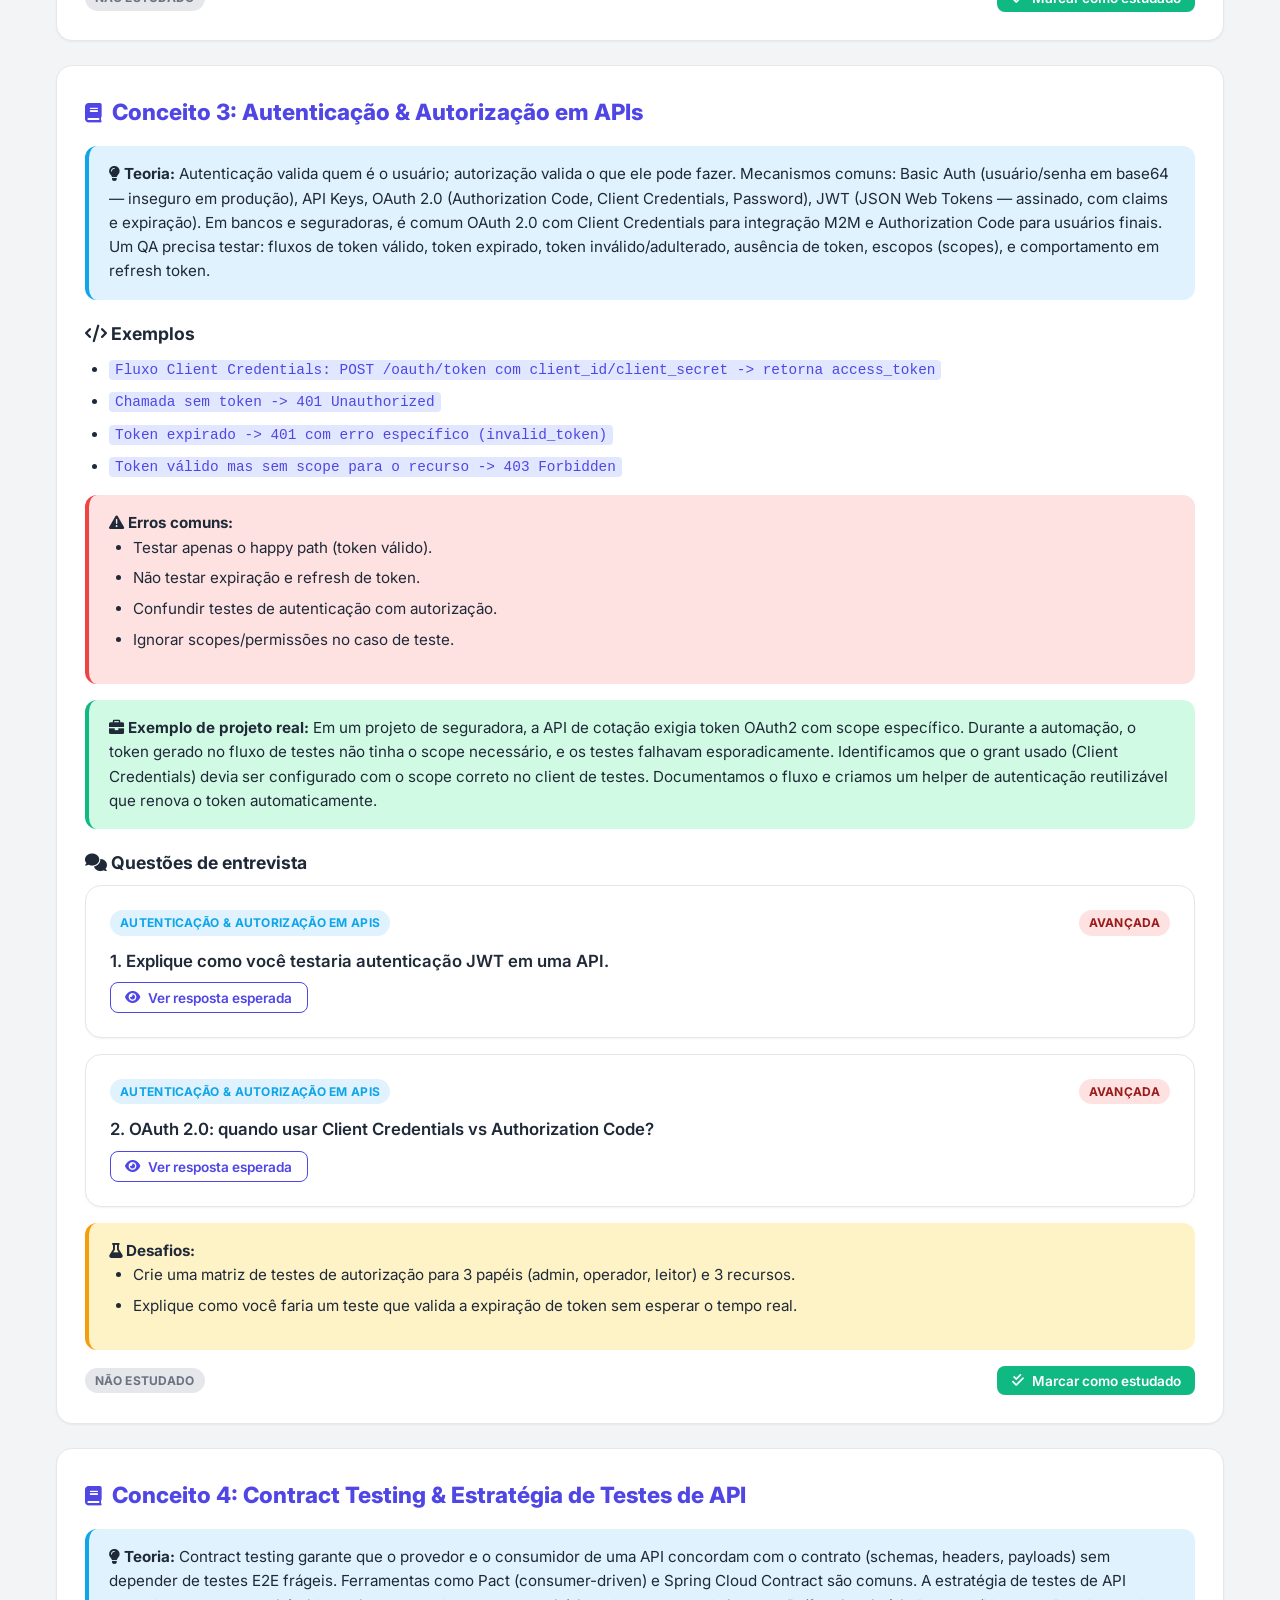
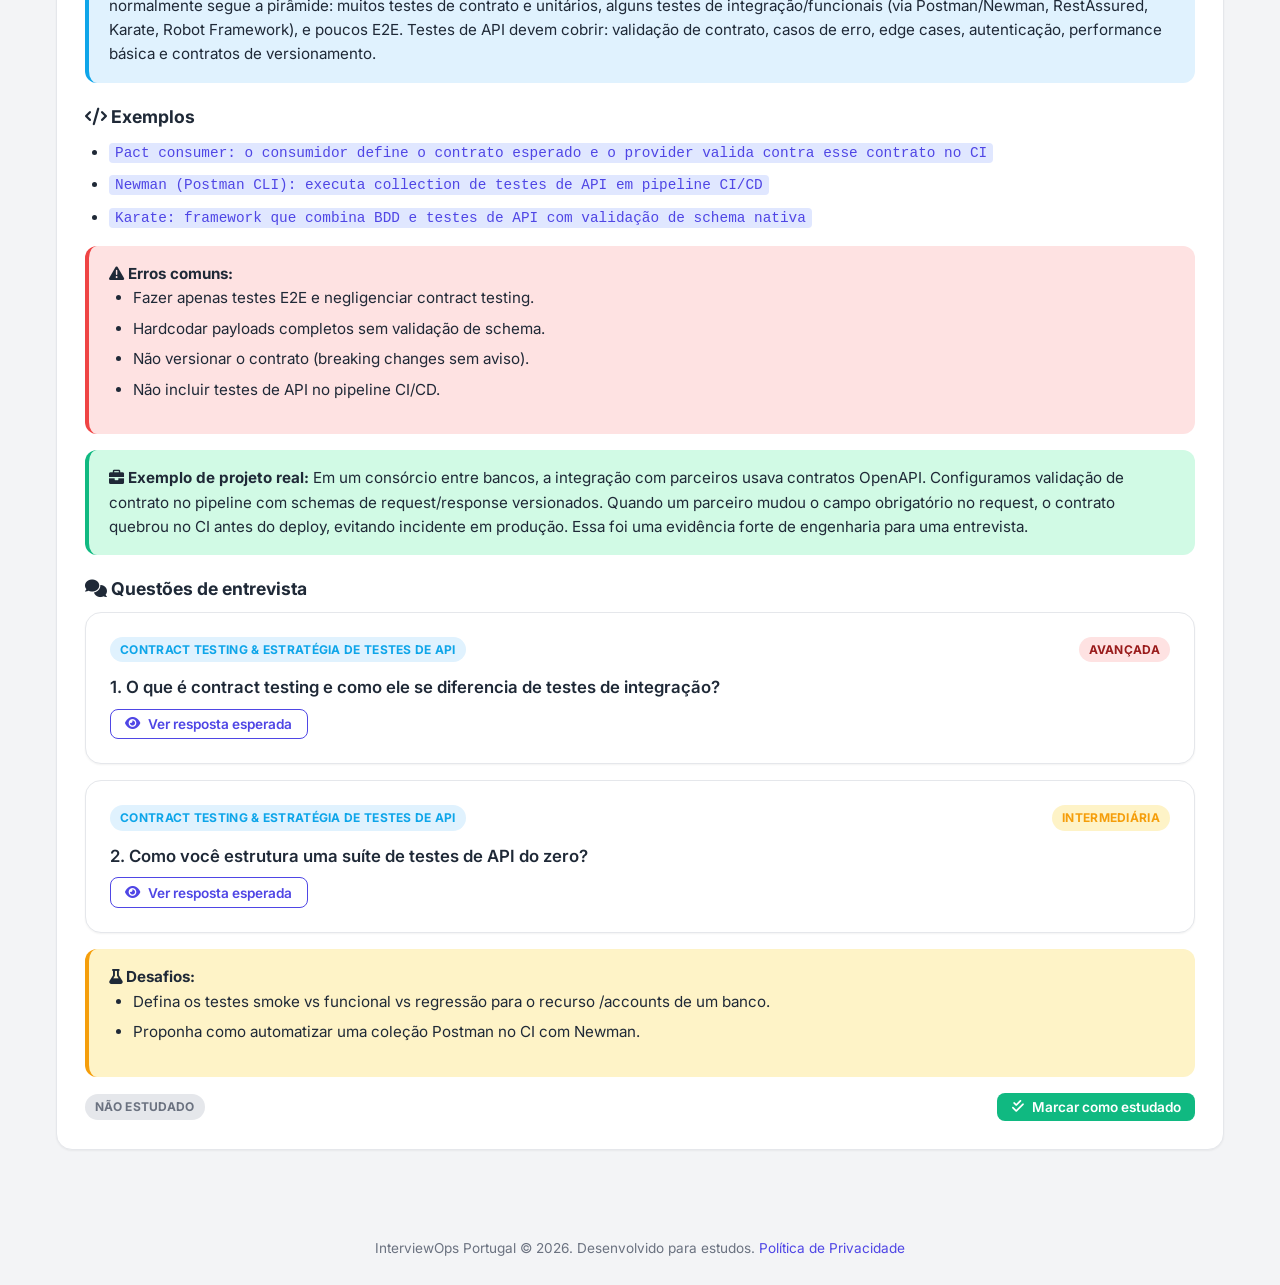
<file: modules/module.html>
<!DOCTYPE html>
<html lang="pt-br">
<head>
    <meta charset="UTF-8">
    <meta name="viewport" content="width=device-width, initial-scale=1.0">
    <title>Módulo | InterviewOps Portugal</title>
    <link href="https://fonts.googleapis.com/css2?family=Inter:wght@300;400;500;600;700;800&display=swap" rel="stylesheet">
    <link href="https://cdnjs.cloudflare.com/ajax/libs/font-awesome/6.0.0/css/all.min.css" rel="stylesheet">
    <link rel="stylesheet" href="../css/style.css">
</head>
<body data-page="modules">
    <header class="topbar">
        <a href="../index.html" class="topbar-content">
            <i class="fa-solid fa-bullseye logo-icon"></i>
            <span>InterviewOps Portugal</span>
        </a>
        <div class="topbar-actions">
            <button id="theme-toggle" class="theme-toggle" aria-label="Alternar tema"><i class="fa-solid fa-moon"></i></button>
        </div>
    </header>

    <nav class="main-nav">
        <div class="nav-links">
            <a href="../index.html" class="nav-link" data-page="home"><i class="fa-solid fa-house"></i> Home</a>
            <a href="../dashboard/index.html" class="nav-link" data-page="dashboard"><i class="fa-solid fa-gauge-high"></i> Dashboard</a>
            <a href="index.html" class="nav-link" data-page="modules"><i class="fa-solid fa-book-open"></i> Módulos</a>
            <a href="../mock/index.html" class="nav-link" data-page="mock"><i class="fa-solid fa-microphone"></i> Mock Interview</a>
            <a href="../career/index.html" class="nav-link" data-page="career"><i class="fa-solid fa-compass"></i> Career Engine</a>
                        <a href="../english/index.html" class="nav-link" data-page="english"><i class="fa-solid fa-language"></i> English</a>
            <a href="../tracker/index.html" class="nav-link" data-page="tracker"><i class="fa-solid fa-chart-line"></i> Gaps</a>
            <a href="../roadmap/index.html" class="nav-link" data-page="roadmap"><i class="fa-solid fa-route"></i> Roadmap</a>
        </div>
    </nav>

    <main class="container" id="module-container">
        <div class="breadcrumb">
            <a href="../index.html">Home</a> <i class="fa-solid fa-chevron-right"></i>
            <a href="index.html">Módulos</a> <i class="fa-solid fa-chevron-right"></i>
            <span id="bc-module">...</span>
        </div>
        <div class="text-center" style="padding:3rem 0;"><i class="fa-solid fa-spinner fa-spin" style="font-size:2rem; color: var(--primary);"></i><p class="text-muted mt-2">Carregando módulo...</p></div>
    </main>

    <footer class="footer">
        <p>InterviewOps Portugal &copy; 2026. Desenvolvido para estudos. <a href="../privacidade/index.html" style="color: var(--primary);"><span data-i18n="privacy_title">Política de Privacidade</span></a></p>
    </footer>

    <script src="../javascript/app.js"></script>
    <script>
        const moduleId = new URLSearchParams(location.search).get('id') || 'api';

        // Normaliza options para [{key: 'A', text: '...'}] e answer para a letra.
        // Suporta 2 formatos de dados:
        //   A) { options: {"A": "txt", "B": "txt"}, answer: "C" }
        //   B) { options: ["txt", "txt"], answer: 1 }  (índice)
        function normalizeQuiz(q) {
            const raw = q.options || {};
            let list = [];
            if (Array.isArray(raw)) {
                list = raw.map((text, i) => ({ key: String.fromCharCode(65 + i), text }));
            } else {
                list = Object.entries(raw).map(([key, text]) => ({ key: key.toUpperCase(), text }));
            }
            let answerKey;
            if (Array.isArray(raw)) {
                answerKey = list[(Number(q.answer) || 0)] ? list[Number(q.answer)].key : 'A';
            } else {
                answerKey = String(q.answer || '').toUpperCase();
            }
            return { list, answerKey };
        }

        function difficultyBadge(d) {
            const map = { 'Fácil': 'badge-success', 'Média': 'badge-warning', 'Intermediária': 'badge-warning', 'Avançada': 'badge-danger' };
            return `<span class="badge ${map[d] || 'badge-info'}">${escapeHtml(d)}</span>`;
        }

        function renderQuestion(q, index, conceptTitle) {
            const id = `${conceptTitle}-q${index}`.replace(/\s+/g, '-');
            return `
            <div class="q-card">
                <div class="q-meta">
                    <span class="badge badge-info">${escapeHtml(conceptTitle)}</span>
                    ${difficultyBadge(q.difficulty)}
                </div>
                <div class="q-text">${index + 1}. ${escapeHtml(q.question)}</div>
                <button class="outline-btn small-btn" onclick="toggleAnswer('${id}')"><i class="fa-solid fa-eye"></i> Ver resposta esperada</button>
                <div class="q-answer" id="${id}">
                    <p><strong>Resposta esperada:</strong> ${escapeHtml(q.expectedAnswer)}</p>
                    ${(q.followUps && q.followUps.length) ? `<div class="followups"><strong><i class="fa-solid fa-angles-right"></i> Follow-ups:</strong><ul>${q.followUps.map(f => `<li>${escapeHtml(f)}</li>`).join('')}</ul></div>` : ''}
                    ${(q.mistakes && q.mistakes.length) ? `<div class="callout callout-danger" style="margin:0.75rem 0 0;"><strong>Erros comuns:</strong> ${q.mistakes.map(m => escapeHtml(m)).join(' · ')}</div>` : ''}
                    ${q.english ? `<div class="callout callout-info" style="margin:0.75rem 0 0;"><strong><i class="fa-solid fa-language"></i> English version:</strong> ${escapeHtml(q.english)}</div>` : ''}
                </div>
            </div>`;
        }

        window.toggleAnswer = function(id) {
            const el = document.getElementById(id);
            if (el) el.classList.toggle('show');
        };

        document.addEventListener('DOMContentLoaded', async () => {
            const container = document.getElementById('module-container');
            try {
                const data = await loadJSON(`../json/modules/${moduleId}.json`);
                document.getElementById('bc-module').innerText = data.title;
                document.title = `${data.title} | InterviewOps Portugal`;

                // Quiz: pool único em questions.json filtrado pela categoria do módulo.
                const poolData = await loadJSON('../json/questions.json');
                const category = data.quizCategory || data.title;
                window._quizCategory = category;
                window._quizPoolRaw = poolData.questions || [];
                quizPool = buildQuizPool(window._quizPoolRaw, category);
                window._quizPoolSize = quizPool.length;
                // sorteia a rodada: até 10 questões embaralhadas
                quizPool = shuffleArray(quizPool).slice(0, Math.min(10, quizPool.length));
                window._quizData = quizPool;
                const quizCount = quizPool.length;

                let conceptsHtml = data.concepts.map((c, ci) => {
                    const learnedKey = `learned_${moduleId}_${ci}`;
                    const isLearned = storeGet(`learned_${moduleId}_${ci}`) === '1';
                    return `
                    <section class="content-section">
                        <h2><i class="fa-solid fa-book"></i> Conceito ${ci + 1}: ${escapeHtml(c.title)}</h2>
                        <div class="callout callout-info"><strong><i class="fa-solid fa-lightbulb"></i> Teoria:</strong> ${escapeHtml(c.theory)}</div>
                        <h3><i class="fa-solid fa-code"></i> Exemplos</h3>
                        <ul>${(c.examples || []).map(e => `<li><code>${escapeHtml(e)}</code></li>`).join('')}</ul>
                        ${(c.commonMistakes && c.commonMistakes.length) ? `<div class="callout callout-danger"><strong><i class="fa-solid fa-triangle-exclamation"></i> Erros comuns:</strong><ul>${c.commonMistakes.map(m => `<li>${escapeHtml(m)}</li>`).join('')}</ul></div>` : ''}
                        ${c.projectExample ? `<div class="callout callout-success"><strong><i class="fa-solid fa-briefcase"></i> Exemplo de projeto real:</strong> ${escapeHtml(c.projectExample)}</div>` : ''}
                        <h3><i class="fa-solid fa-comments"></i> Questões de entrevista</h3>
                        ${(c.interviewQuestions || []).map((q, qi) => renderQuestion(q, qi, c.title)).join('')}
                        ${(c.challenges && c.challenges.length) ? `<div class="callout callout-warning"><strong><i class="fa-solid fa-flask"></i> Desafios:</strong><ul>${c.challenges.map(ch => `<li>${escapeHtml(ch)}</li>`).join('')}</ul></div>` : ''}
                        <div class="flex-between mt-2">
                            <span class="badge ${isLearned ? 'badge-success' : 'badge-muted'}">${isLearned ? '<i class="fa-solid fa-check"></i> Conceito estudado' : 'Não estudado'}</span>
                            <button class="${isLearned ? 'outline-btn' : 'success-btn'} small-btn" onclick="markLearned(${ci}, '${data.title.replace(/'/g, "\\'")}')">
                                <i class="fa-solid fa-check-double"></i> ${isLearned ? 'Conceito concluído' : 'Marcar como estudado'}
                            </button>
                        </div>
                    </section>`;
                }).join('');

                const totalConcepts = data.concepts.length;
                const quizHtml = `
                <section class="content-section" id="quiz-section">
                    <h2><i class="fa-solid fa-clipboard-question"></i> Quiz do módulo</h2>
                    <p class="text-muted mb-2">Cada rodada sorteia ${quizCount} de ${quizPool.length} questões e embaralha as alternativas. A melhor pontuação conta para o progresso geral.</p>
                    <div id="quiz-questions">
                        ${quizPool.slice(0, quizCount).map((qq, qi) => {
                            return `
                            <div class="q-card">
                                <div class="q-text">${qi + 1}. ${escapeHtml(qq.question)}</div>
                                <div class="options-grid" id="quiz-options-${qi}">
                                    ${qq.list.map(o => `
                                    <label class="option-label" onclick="selectQuizOption(${qi}, '${o.key}', this)" id="qo-${qi}-${o.key}">
                                        <input type="radio" name="q${qi}" value="${o.key}">
                                        <div class="option-content"><span class="option-letter">${o.key}</span><span class="option-text">${escapeHtml(o.text)}</span></div>
                                    </label>`).join('')}
                                </div>
                                <div id="quiz-feedback-${qi}" class="feedback-box"></div>
                            </div>`;
                        }).join('')}
                    </div>
                    <div class="flex-between mt-2">
                        <span class="badge badge-muted" id="quiz-round-note"><i class="fa-solid fa-shuffle"></i> ${quizPool.length} questões disponíveis</span>
                        <button class="primary-btn" onclick="submitQuiz('${moduleId}')"><i class="fa-solid fa-check-double"></i> Corrigir Quiz</button>
                    </div>
                    <div class="text-center mt-2">
                        <button class="outline-btn small-btn" onclick="shuffleQuizRound()"><i class="fa-solid fa-rotate"></i> Sortear novas questões</button>
                    </div>
                </section>`;

                container.innerHTML = `
                    <div class="page-header">
                        <div class="flex-between wrap gap-2 mb-2">
                            <div class="module-icon" style="width:60px;height:60px;font-size:1.7rem;background:var(--primary-light);color:var(--primary);border-radius:12px;display:flex;align-items:center;justify-content:center;">${moduleIconHtml(data, 'module-icon-lg')}</div>
                            <div class="flex gap-2 wrap">
                                ${data.level === 'Avançado' ? '<span class="badge badge-danger">Avançado</span>' : data.level === 'Intermediário' ? '<span class="badge badge-warning">Intermediário</span>' : '<span class="badge badge-success">Básico</span>'}
                                <span class="badge badge-info"><i class="fa-solid fa-clock"></i> ${data.duration}</span>
                            </div>
                        </div>
                        <h1>${escapeHtml(data.title)}</h1>
                        <p>${escapeHtml(data.description)}</p>
                        <div class="flex gap-2 wrap mt-2">${(data.topics || []).map(t => `<span class="tag-badge">${escapeHtml(t)}</span>`).join('')}</div>
                    </div>

                    <div class="tabs" id="module-tabs">
                        <button class="tab-btn active" data-tab="concepts" onclick="switchTab('concepts')"><i class="fa-solid fa-book"></i> Conceitos (${totalConcepts})</button>
                        <button class="tab-btn" data-tab="quiz" onclick="switchTab('quiz')"><i class="fa-solid fa-clipboard-question"></i> Quiz (${Math.min(10, quizPool.length)})</button>
                    </div>

                    <div id="tab-concepts" class="tab-panel active">${conceptsHtml}</div>
                    <div id="tab-quiz" class="tab-panel">${quizHtml}</div>
                `;
            } catch (e) {
                console.error(e);
                container.innerHTML = '<div class="glass-card text-center"><h2><i class="fa-solid fa-triangle-exclamation" style="color:var(--danger);"></i> Módulo não encontrado</h2><p class="text-muted">Execute via servidor local (python -m http.server) e verifique se o arquivo json/modules/' + moduleId + '.json existe.</p><a href="index.html" class="primary-btn mt-3" style="display:inline-flex;">Voltar aos módulos</a></div>';
            }
        });

        window.switchTab = function(tab) {
            document.querySelectorAll('.tab-btn').forEach(b => b.classList.toggle('active', b.dataset.tab === tab));
            document.getElementById('tab-concepts').classList.toggle('active', tab === 'concepts');
            document.getElementById('tab-quiz').classList.toggle('active', tab === 'quiz');
        };

        window.markLearned = function(conceptIndex, title) {
            const key = `learned_${moduleId}_${conceptIndex}`;
            storeSet(key, '1');
            const total = document.querySelectorAll('#tab-concepts .content-section').length;
            const learnedCount = Array.from({ length: total }, (_, i) => storeGet(`learned_${moduleId}_${i}`) === '1').filter(Boolean).length;
            setModuleProgress(moduleId, { completed: learnedCount, total });
            alert(`Conceito marcado como estudado em "${title}". Progresso atualizado!`);
            location.reload();
        };

        // ---- QUIZ POOL (central em questions.json) ----

        // Constrói o pool sorteado da rodada: filtra pela categoria, sorteia até 10
        // questões e embaralha as alternativas de cada uma. Resolve o idioma via l().
        function buildQuizPool(questions, category) {
            const pool = questions.filter(q => q.category === category && q.type === 'choice');
            // resolve o idioma efetivo para a categoria (US/UK para English, etc.)
            const langKey = resolveLang(category);
            const localized = pool.map(q => {
                const content = q.lang[langKey] || q.lang['en-us'] || q.lang['pt-br'] || {};
                return {
                    id: q.id,
                    question: content.question || '',
                    options: content.options || [],
                    answer: q.answer,
                    explanation: content.expectedAnswer || '',
                };
            });
            // embaralha as alternativas e guarda o índice correto mapeado
            return localized.map(q => {
                const keys = q.options.map((_, i) => i);
                const shuffled = shuffleArray(keys);
                return {
                    question: q.question,
                    list: shuffled.map(i => ({ key: String.fromCharCode(65 + i), text: q.options[i] })),
                    answerKey: String.fromCharCode(65 + q.answer),
                    correctIndex: q.answer,
                    explanation: q.explanation,
                };
            });
        }

        // Sorteia nova rodada: reembaralha o pool e re-renderiza só o quiz.
        window.shuffleQuizRound = function() {
            const poolData = window._quizPoolRaw || [];
            const shuffled = shuffleArray(buildQuizPool(poolData, window._quizCategory));
            window._quizData = shuffled.slice(0, Math.min(10, shuffled.length));
            renderQuizSection(window._quizData);
        };

        function renderQuizSection(quiz) {
            const box = document.getElementById('quiz-questions');
            if (!box) return;
            box.innerHTML = quiz.map((nq, qi) => `
                <div class="q-card">
                    <div class="q-text">${qi + 1}. ${escapeHtml(nq.question)}</div>
                    <div class="options-grid" id="quiz-options-${qi}">
                        ${nq.list.map(o => `
                        <label class="option-label" onclick="selectQuizOption(${qi}, '${o.key}', this)" id="qo-${qi}-${o.key}">
                            <input type="radio" name="q${qi}" value="${o.key}">
                            <div class="option-content"><span class="option-letter">${o.key}</span><span class="option-text">${escapeHtml(o.text)}</span></div>
                        </label>`).join('')}
                    </div>
                    <div id="quiz-feedback-${qi}" class="feedback-box"></div>
                </div>`).join('');
            const note = document.getElementById('quiz-round-note');
            if (note) note.innerHTML = `<i class="fa-solid fa-shuffle"></i> ${quiz.length} sorteadas de ${window._quizPoolSize || quiz.length}`;
        }

        window.selectQuizOption = function(qi, key) {
            document.querySelectorAll(`#quiz-options-${qi} .option-label`).forEach(l => l.classList.remove('selected'));
            const sel = document.getElementById(`qo-${qi}-${key}`);
            if (!sel) return;
            sel.classList.add('selected');
            sel.querySelector('input').checked = true;
        };

        window.submitQuiz = function(id) {
            const qCards = document.querySelectorAll('#quiz-questions .q-card');
            const quiz = window._quizData || [];
            if (!quiz.length) return;
            let correct = 0;
            quiz.forEach((nq, qi) => {
                const selected = document.querySelector(`#quiz-options-${qi} input:checked`);
                const feedback = document.getElementById(`quiz-feedback-${qi}`);
                const userKey = selected ? selected.value : null;
                const isCorrect = userKey === nq.answerKey;
                if (isCorrect) correct++;

                document.querySelectorAll(`#quiz-options-${qi} .option-label`).forEach(l => {
                    const key = l.querySelector('input').value;
                    l.classList.add('disabled');
                    l.style.pointerEvents = 'none';
                    if (key === nq.answerKey) { l.style.borderColor = 'var(--success)'; l.style.background = 'var(--success-light)'; }
                    else if (key === userKey) { l.style.borderColor = 'var(--danger)'; l.style.background = 'var(--danger-light)'; }
                });

                feedback.className = `feedback-box show ${isCorrect ? 'feedback-ok' : 'feedback-bad'}`;
                feedback.innerHTML = isCorrect
                    ? `<div class="feedback-header"><i class="fa-solid fa-circle-check"></i> Correto!</div><div class="feedback-comment">${escapeHtml(nq.explanation)}</div>`
                    : `<div class="feedback-header"><i class="fa-solid fa-circle-xmark"></i> Errado — resposta correta: ${escapeHtml(nq.answerKey)}</div><div class="feedback-comment">${escapeHtml(nq.explanation)}</div>`;
            });

            const pct = quiz.length ? Math.round((correct / quiz.length) * 100) : 0;
            setQuizBest(id, pct);

            let msg = `Quiz corrigido: ${correct}/${quiz.length} (${pct}%).`;
            const prevBest = storeGet(`quiz_prev_${id}`);
            if (prevBest !== null && parseInt(prevBest) >= pct) msg += ' Melhor pontuação mantida.';
            else { storeSet(`quiz_prev_${id}`, String(pct)); msg += ' Novo recorde registrado!'; }
            alert(msg);
        };
    </script>
</body>
</html>
</file>
<file: css/style.css>
/* =========================
   INTERVIEWOPS PORTUGAL
   DESIGN TOKENS & BASE
========================= */

:root {
    /* Light Theme (Default) */
    --bg-color: #f3f4f6;
    --text-color: #1f2937;
    --text-muted: #6b7280;
    --card-bg: #ffffff;
    --card-border: #e5e7eb;

    --primary: #4f46e5;
    --primary-hover: #4338ca;
    --primary-light: #e0e7ff;

    --success: #10b981;
    --success-light: #d1fae5;
    --success-dark: #065f46;

    --danger: #ef4444;
    --danger-light: #fee2e2;
    --danger-dark: #991b1b;

    --warning: #f59e0b;
    --warning-light: #fef3c7;

    --info: #0ea5e9;
    --info-light: #e0f2fe;

    --topbar-bg: rgba(17, 24, 39, 0.95);
    --topbar-text: #ffffff;

    --option-bg: #ffffff;
    --option-hover: #f9fafb;
    --option-border: #e5e7eb;

    --shadow-sm: 0 1px 2px 0 rgba(0, 0, 0, 0.05);
    --shadow-md: 0 4px 6px -1px rgba(0, 0, 0, 0.1), 0 2px 4px -1px rgba(0, 0, 0, 0.06);
    --shadow-lg: 0 10px 15px -3px rgba(0, 0, 0, 0.1), 0 4px 6px -2px rgba(0, 0, 0, 0.05);
    --shadow-glow: 0 0 20px rgba(79, 70, 229, 0.3);

    --radius-sm: 8px;
    --radius-md: 12px;
    --radius-lg: 16px;
    --radius-full: 9999px;

    --transition: all 0.3s cubic-bezier(0.4, 0, 0.2, 1);
}

[data-theme="dark"] {
    --bg-color: #111827;
    --text-color: #f9fafb;
    --text-muted: #9ca3af;
    --card-bg: rgba(31, 41, 55, 0.85);
    --card-border: rgba(75, 85, 99, 0.4);

    --primary: #6366f1;
    --primary-hover: #818cf8;
    --primary-light: rgba(99, 102, 241, 0.2);

    --success: #10b981;
    --success-light: rgba(16, 185, 129, 0.2);
    --success-dark: #34d399;

    --danger: #ef4444;
    --danger-light: rgba(239, 68, 68, 0.2);
    --danger-dark: #f87171;

    --warning: #f59e0b;
    --warning-light: rgba(245, 158, 11, 0.2);

    --info: #38bdf8;
    --info-light: rgba(56, 189, 248, 0.15);

    --topbar-bg: rgba(17, 24, 39, 0.98);

    --option-bg: #374151;
    --option-hover: #4b5563;
    --option-border: #4b5563;

    --shadow-md: 0 4px 6px -1px rgba(0, 0, 0, 0.3);
    --shadow-lg: 0 10px 15px -3px rgba(0, 0, 0, 0.5);
}

* {
    margin: 0;
    padding: 0;
    box-sizing: border-box;
}

html {
    scroll-behavior: smooth;
}

body {
    font-family: 'Inter', -apple-system, BlinkMacSystemFont, 'Segoe UI', sans-serif;
    background-color: var(--bg-color);
    color: var(--text-color);
    line-height: 1.6;
    min-height: 100vh;
    display: flex;
    flex-direction: column;
    overflow-x: hidden;
    transition: background-color 0.4s ease, color 0.4s ease;
}

a {
    color: var(--primary);
    text-decoration: none;
    transition: var(--transition);
}

a:hover {
    color: var(--primary-hover);
}

code {
    font-family: 'JetBrains Mono', 'Fira Code', Consolas, monospace;
    background: var(--primary-light);
    color: var(--primary);
    padding: 2px 6px;
    border-radius: 4px;
    font-size: 0.9em;
}

/* =========================
   TOPBAR & NAVIGATION
========================= */

.topbar {
    background: var(--topbar-bg);
    color: var(--topbar-text);
    padding: 0.9rem 2rem;
    display: flex;
    justify-content: space-between;
    align-items: center;
    position: sticky;
    top: 0;
    z-index: 100;
    box-shadow: var(--shadow-md);
}

.topbar-content {
    display: flex;
    align-items: center;
    gap: 0.75rem;
    font-size: 1.1rem;
    font-weight: 700;
    letter-spacing: -0.5px;
    color: var(--topbar-text);
}

.logo-icon {
    color: var(--primary);
    font-size: 1.4rem;
}

.topbar-actions {
    display: flex;
    align-items: center;
    gap: 0.75rem;
}

.theme-toggle {
    background: transparent;
    border: none;
    color: var(--topbar-text);
    font-size: 1.15rem;
    cursor: pointer;
    padding: 0.5rem;
    border-radius: 50%;
    transition: var(--transition);
}

.theme-toggle:hover {
    background: rgba(255, 255, 255, 0.1);
    transform: rotate(15deg);
}

/* Language selector */
.lang-select-wrap {
    position: relative;
}

.lang-select {
    background: var(--card-bg);
    color: var(--text-color);
    border: 1px solid var(--card-border);
    border-radius: 8px;
    padding: 0.35rem 0.5rem;
    font-size: 0.85rem;
    cursor: pointer;
    transition: var(--transition);
    max-width: 130px;
}

.lang-select:hover {
    border-color: var(--primary);
}

.lang-select:focus {
    outline: 2px solid var(--primary-light);
}

/* Nav */
.main-nav {
    background: var(--card-bg);
    border-bottom: 1px solid var(--card-border);
    position: sticky;
    top: 58px;
    z-index: 90;
    box-shadow: var(--shadow-sm);
}

.nav-links {
    max-width: 1200px;
    margin: 0 auto;
    padding: 0 1rem;
    display: flex;
    gap: 0.25rem;
    overflow-x: auto;
    scrollbar-width: none;
}

.nav-links::-webkit-scrollbar {
    display: none;
}

.nav-link {
    display: inline-flex;
    align-items: center;
    gap: 0.45rem;
    padding: 0.8rem 1rem;
    color: var(--text-muted);
    font-size: 0.9rem;
    font-weight: 600;
    white-space: nowrap;
    border-bottom: 2px solid transparent;
}

.nav-link:hover {
    color: var(--primary);
}

.nav-link.active {
    color: var(--primary);
    border-bottom-color: var(--primary);
}

.nav-link i {
    font-size: 0.95rem;
}

/* =========================
   LAYOUT & UTILITIES
========================= */

.container {
    max-width: 1200px;
    margin: 0 auto;
    padding: 2rem 1rem;
    flex-grow: 1;
    width: 100%;
}

.container-narrow {
    max-width: 820px;
    margin: 0 auto;
    padding: 2rem 1rem;
    flex-grow: 1;
    width: 100%;
}

.page-header {
    margin-bottom: 2rem;
}

.page-header h1 {
    font-size: 1.9rem;
    font-weight: 800;
    letter-spacing: -0.5px;
    margin-bottom: 0.35rem;
}

.page-header p {
    color: var(--text-muted);
    font-size: 1.05rem;
    max-width: 720px;
}

.glass-card {
    background: var(--card-bg);
    border: 1px solid var(--card-border);
    border-radius: var(--radius-lg);
    box-shadow: var(--shadow-lg);
    padding: 2rem;
}

.mb-0 { margin-bottom: 0; }
.mb-1 { margin-bottom: 0.5rem; }
.mb-2 { margin-bottom: 1rem; }
.mb-3 { margin-bottom: 1.5rem; }
.mt-2 { margin-top: 1rem; }
.mt-3 { margin-top: 1.5rem; }
.mt-4 { margin-top: 2rem; }
.flex { display: flex; }
.flex-between { display: flex; justify-content: space-between; align-items: center; }
.flex-center { display: flex; justify-content: center; align-items: center; }
.gap-2 { gap: 0.5rem; }
.gap-3 { gap: 1rem; }
.wrap { flex-wrap: wrap; }
.text-muted { color: var(--text-muted); }
.text-center { text-align: center; }

/* =========================
   BUTTONS
========================= */

button {
    font-family: inherit;
    display: inline-flex;
    align-items: center;
    justify-content: center;
    gap: 0.5rem;
    padding: 0.7rem 1.4rem;
    border: none;
    border-radius: var(--radius-md);
    font-weight: 600;
    font-size: 0.95rem;
    cursor: pointer;
    transition: var(--transition);
}

button:disabled {
    opacity: 0.6;
    cursor: not-allowed;
    transform: none !important;
    box-shadow: none !important;
}

.primary-btn {
    background: var(--primary);
    color: white;
    box-shadow: 0 4px 6px rgba(79, 70, 229, 0.2);
}

.primary-btn:hover:not(:disabled) {
    background: var(--primary-hover);
    transform: translateY(-2px);
    box-shadow: var(--shadow-glow);
}

.success-btn {
    background: var(--success);
    color: white;
}

.success-btn:hover:not(:disabled) {
    filter: brightness(1.1);
    transform: translateY(-2px);
}

.danger-btn {
    background: transparent;
    color: var(--danger);
    border: 1px solid var(--danger);
}

.danger-btn:hover:not(:disabled) {
    background: var(--danger-light);
}

.outline-btn {
    background: transparent;
    color: var(--primary);
    border: 1px solid var(--primary);
}

.outline-btn:hover:not(:disabled) {
    background: var(--primary-light);
}

.small-btn {
    padding: 0.4rem 0.9rem;
    font-size: 0.85rem;
    border-radius: var(--radius-sm);
}

.w-100 {
    width: 100%;
}

.btn-pulse {
    animation: pulse 2s infinite;
}

@keyframes pulse {
    0% { box-shadow: 0 0 0 0 rgba(79, 70, 229, 0.4); }
    70% { box-shadow: 0 0 0 12px rgba(79, 70, 229, 0); }
    100% { box-shadow: 0 0 0 0 rgba(79, 70, 229, 0); }
}

/* =========================
   PROGRESS BARS
========================= */

.progress-container {
    height: 10px;
    background: var(--option-border);
    border-radius: var(--radius-full);
    overflow: hidden;
}

.progress-bar {
    height: 100%;
    background: linear-gradient(90deg, var(--primary), #8b5cf6);
    width: 0%;
    transition: width 0.4s ease;
    border-radius: var(--radius-full);
}

.progress-bar.success { background: linear-gradient(90deg, #10b981, #34d399); }
.progress-bar.warning { background: linear-gradient(90deg, #f59e0b, #fbbf24); }
.progress-bar.danger { background: linear-gradient(90deg, #ef4444, #f87171); }
.progress-bar.info { background: linear-gradient(90deg, #0ea5e9, #38bdf8); }

.progress-row {
    margin-bottom: 1.25rem;
}

.progress-label {
    display: flex;
    justify-content: space-between;
    align-items: center;
    margin-bottom: 0.4rem;
    font-size: 0.9rem;
    font-weight: 600;
}

.progress-label .pct, .pct {
    color: var(--primary);
    font-weight: 700;
}

.secondary-btn {
    background: transparent;
    color: var(--primary);
    border: 1px solid var(--primary);
}

/* =========================
   BADGES & TAGS
========================= */

.badge {
    display: inline-flex;
    align-items: center;
    gap: 0.35rem;
    font-size: 0.75rem;
    font-weight: 700;
    padding: 3px 10px;
    border-radius: var(--radius-full);
    text-transform: uppercase;
    letter-spacing: 0.3px;
}

.badge-primary { background: var(--primary-light); color: var(--primary); }
.badge-success { background: var(--success-light); color: var(--success-dark); }
.badge-danger { background: var(--danger-light); color: var(--danger-dark); }
.badge-warning { background: var(--warning-light); color: var(--warning); }
.badge-info { background: var(--info-light); color: var(--info); }
.badge-muted { background: var(--option-border); color: var(--text-muted); }

.tag-badge {
    font-size: 0.7rem;
    background: var(--primary-light);
    color: var(--primary);
    padding: 2px 8px;
    border-radius: var(--radius-full);
    font-weight: 700;
    text-transform: uppercase;
    border: 1px solid var(--primary);
    display: inline-block;
    margin: 2px;
}

/* =========================
   GRIDS / CARDS
========================= */

.grid-2 { display: grid; grid-template-columns: repeat(2, 1fr); gap: 1rem; }
.grid-3 { display: grid; grid-template-columns: repeat(3, 1fr); gap: 1rem; }
.grid-4 { display: grid; grid-template-columns: repeat(4, 1fr); gap: 1rem; }

@media (max-width: 900px) {
    .grid-4 { grid-template-columns: repeat(2, 1fr); }
    .grid-3 { grid-template-columns: repeat(2, 1fr); }
}

@media (max-width: 600px) {
    .grid-4 { grid-template-columns: 1fr; }
    .grid-3 { grid-template-columns: 1fr; }
    .grid-2 { grid-template-columns: 1fr; }
}

.module-card {
    background: var(--card-bg);
    border: 1px solid var(--card-border);
    border-radius: var(--radius-lg);
    padding: 1.5rem;
    cursor: pointer;
    transition: var(--transition);
    box-shadow: var(--shadow-sm);
    display: flex;
    flex-direction: column;
    gap: 0.75rem;
}

.module-card:hover {
    transform: translateY(-4px);
    box-shadow: var(--shadow-lg);
    border-color: var(--primary-light);
}

.module-card .module-icon {
    width: 52px;
    height: 52px;
    background: var(--primary-light);
    color: var(--primary);
    border-radius: var(--radius-md);
    display: flex;
    align-items: center;
    justify-content: center;
    font-size: 1.5rem;
}

/* Ícones animados (GIF) e estáticos (PNG) dos módulos */
.module-icon-img {
    width: 40px;
    height: 40px;
    object-fit: contain;
    display: block;
    border-radius: var(--radius-sm);
}
.module-icon-lg { width: 48px; height: 48px; }

.module-card h3 {
    font-size: 1.1rem;
    font-weight: 700;
}

.module-card p {
    color: var(--text-muted);
    font-size: 0.9rem;
    flex-grow: 1;
}

.stat-box {
    background: var(--card-bg);
    border: 1px solid var(--card-border);
    border-radius: var(--radius-md);
    padding: 1.25rem;
    text-align: center;
    box-shadow: var(--shadow-sm);
}

.stat-box .stat-value {
    font-size: 2rem;
    font-weight: 800;
    color: var(--primary);
    line-height: 1.1;
}

.stat-box .stat-label {
    color: var(--text-muted);
    font-size: 0.85rem;
    font-weight: 600;
    margin-top: 0.25rem;
}

/* =========================
   ANIMATIONS
========================= */

.screen { animation: fadeIn 0.5s ease-out forwards; }

.fade-in { animation: fadeIn 0.6s ease-out forwards; }
.slide-up { animation: slideUp 0.5s ease-out forwards; }
.zoom-in { animation: zoomIn 0.4s cubic-bezier(0.175, 0.885, 0.32, 1.275) forwards; }

@keyframes fadeIn {
    from { opacity: 0; }
    to { opacity: 1; }
}

@keyframes slideUp {
    from { opacity: 0; transform: translateY(20px); }
    to { opacity: 1; transform: translateY(0); }
}

@keyframes zoomIn {
    from { opacity: 0; transform: scale(0.9); }
    to { opacity: 1; transform: scale(1); }
}

/* =========================
   FOOTER
========================= */

.footer {
    text-align: center;
    padding: 2rem;
    color: var(--text-muted);
    font-size: 0.85rem;
    margin-top: auto;
}

/* =========================
   CONTENT BLOCKS (Module pages)
========================= */

.content-section {
    background: var(--card-bg);
    border: 1px solid var(--card-border);
    border-radius: var(--radius-lg);
    padding: 1.75rem;
    margin-bottom: 1.5rem;
    box-shadow: var(--shadow-sm);
}

.content-section h2 {
    font-size: 1.4rem;
    font-weight: 800;
    margin-bottom: 1rem;
    display: flex;
    align-items: center;
    gap: 0.6rem;
    color: var(--primary);
}

.content-section h2 i { font-size: 1.2rem; }

.content-section h3 {
    font-size: 1.1rem;
    font-weight: 700;
    margin: 1.25rem 0 0.5rem;
}

.content-section p { margin-bottom: 0.75rem; }

.content-section ul, .content-section ol {
    margin: 0 0 1rem 1.5rem;
}

.content-section li { margin-bottom: 0.4rem; }

.callout {
    padding: 1rem 1.25rem;
    border-radius: var(--radius-md);
    margin: 1rem 0;
    font-size: 0.95rem;
    border-left: 4px solid;
}

.callout-info { background: var(--info-light); border-color: var(--info); color: var(--text-color); }
.callout-success { background: var(--success-light); border-color: var(--success); color: var(--text-color); }
.callout-warning { background: var(--warning-light); border-color: var(--warning); color: var(--text-color); }
.callout-danger { background: var(--danger-light); border-color: var(--danger); color: var(--text-color); }

/* Question cards */
.q-card {
    background: var(--card-bg);
    border: 1px solid var(--card-border);
    border-radius: var(--radius-lg);
    padding: 1.5rem;
    margin-bottom: 1rem;
    box-shadow: var(--shadow-sm);
    transition: var(--transition);
}

.q-card:hover { border-color: var(--primary-light); }

.q-card .q-meta {
    display: flex;
    justify-content: space-between;
    align-items: center;
    gap: 0.5rem;
    flex-wrap: wrap;
    margin-bottom: 0.75rem;
}

.q-card .q-text {
    font-size: 1.05rem;
    font-weight: 600;
    margin-bottom: 0.5rem;
}

.q-answer {
    margin-top: 0.75rem;
    padding: 1rem;
    border-radius: var(--radius-md);
    background: var(--success-light);
    border-left: 4px solid var(--success);
    display: none;
}

.q-answer.show { display: block; animation: slideUp 0.3s ease; }

/* Quiz options (múltipla escolha) */
.options-grid {
    display: grid;
    gap: 0.6rem;
    margin: 0.75rem 0;
}

.options-grid .option-label {
    display: flex;
    align-items: center;
    width: 100%;
    padding: 0.7rem 1rem;
    border: 1px solid var(--option-border);
    border-radius: var(--radius-md);
    background: var(--option-bg);
    cursor: pointer;
    transition: var(--transition);
    box-sizing: border-box;
}

.options-grid .option-label:hover {
    border-color: var(--primary);
    background: var(--option-hover);
}

.options-grid .option-label.selected {
    border-color: var(--primary);
    background: var(--primary-light);
    box-shadow: 0 0 0 1px var(--primary);
}

.options-grid .option-label.disabled { cursor: not-allowed; opacity: 0.85; }

.options-grid .option-label input { display: none; }

.options-grid .option-content {
    display: flex;
    align-items: center;
    gap: 0.75rem;
    width: 100%;
    min-width: 0;
}

.options-grid .option-letter {
    flex-shrink: 0;
    width: 1.9rem;
    height: 1.9rem;
    display: flex;
    align-items: center;
    justify-content: center;
    border-radius: 50%;
    background: var(--primary-light);
    color: var(--primary);
    font-weight: 700;
    font-size: 0.85rem;
}

.options-grid .option-label.selected .option-letter {
    background: var(--primary);
    color: #fff;
}

.options-grid .option-text {
    font-size: 0.95rem;
    line-height: 1.45;
    flex: 1;
}

/* Feedback do quiz */
.feedback-box {
    display: none;
    margin-top: 0.75rem;
    padding: 0.85rem 1rem;
    border-radius: var(--radius-md);
    font-size: 0.92rem;
}

.feedback-box.show { display: block; animation: fadeIn 0.3s ease; }

.feedback-box.feedback-ok { background: var(--success-light); border-left: 4px solid var(--success); }
.feedback-box.feedback-bad { background: var(--danger-light); border-left: 4px solid var(--danger); }

.feedback-header { font-weight: 700; margin-bottom: 0.35rem; }
.feedback-ok .feedback-header { color: var(--success-dark); }
.feedback-bad .feedback-header { color: var(--danger-dark); }
.feedback-comment { color: var(--text-color); line-height: 1.5; }

.followups {
    margin-top: 0.75rem;
    padding: 0.75rem 1rem;
    border-radius: var(--radius-md);
    background: var(--info-light);
    font-size: 0.9rem;
}

.followups strong { color: var(--info); }

/* Tabs */
.tabs {
    display: flex;
    gap: 0.4rem;
    flex-wrap: wrap;
    margin-bottom: 1.5rem;
}

.tab-btn {
    padding: 0.5rem 1.1rem;
    border-radius: var(--radius-full);
    background: var(--option-bg);
    border: 1px solid var(--option-border);
    color: var(--text-muted);
    font-size: 0.85rem;
    font-weight: 600;
}

.tab-btn.active {
    background: var(--primary);
    color: white;
    border-color: var(--primary);
}

.tab-panel { display: none; }
.tab-panel.active { display: block; animation: fadeIn 0.4s ease; }

/* =========================
   MOCK INTERVIEW
========================= */

.mock-layout {
    display: grid;
    grid-template-columns: 1.6fr 1fr;
    gap: 1.5rem;
    align-items: start;
}

@media (max-width: 800px) {
    .mock-layout { grid-template-columns: 1fr; }
}

.mock-question {
    background: var(--card-bg);
    border: 1px solid var(--card-border);
    border-radius: var(--radius-lg);
    padding: 2rem;
    box-shadow: var(--shadow-lg);
    text-align: center;
}

.mock-question .timer {
    font-size: 2.6rem;
    font-weight: 800;
    color: var(--primary);
    margin: 0.5rem 0 1rem;
    font-variant-numeric: tabular-nums;
}

.timer-danger { color: var(--danger) !important; animation: pulse 1s infinite; }

.timer-wrap {
    margin: 1.5rem auto;
    width: 120px;
    height: 120px;
}

.timer-circle {
    width: 120px;
    height: 120px;
    border-radius: 50%;
    background: conic-gradient(var(--primary) 0deg, var(--option-border) 0deg);
    display: flex;
    align-items: center;
    justify-content: center;
    position: relative;
}

.timer-circle::before {
    content: '';
    position: absolute;
    inset: 8px;
    border-radius: 50%;
    background: var(--card-bg);
}

.timer-circle span {
    position: relative;
    z-index: 1;
    font-size: 1.5rem;
    font-weight: 800;
    color: var(--text-color);
}

/* Reveal feedback */
.reveal-card {
    text-align: left;
    margin-top: 1.5rem;
}

.reveal-card .criteria {
    display: grid;
    grid-template-columns: 1fr 1fr;
    gap: 1rem;
    margin: 1rem 0;
}

@media (max-width: 600px) {
    .reveal-card .criteria { grid-template-columns: 1fr; }
}

.criteria-box {
    padding: 1rem;
    border-radius: var(--radius-md);
    font-size: 0.95rem;
}

.criteria-good { background: var(--success-light); border-left: 4px solid var(--success); }
.criteria-missing { background: var(--danger-light); border-left: 4px solid var(--danger); }
.criteria-tech { background: var(--info-light); border-left: 4px solid var(--info); }
.criteria-business { background: var(--warning-light); border-left: 4px solid var(--warning); }

/* =========================
   SEARCH
========================= */

.search-bar {
    display: flex;
    align-items: center;
    gap: 0.5rem;
    background: var(--card-bg);
    border: 1px solid var(--card-border);
    border-radius: var(--radius-full);
    padding: 0.6rem 1.2rem;
    box-shadow: var(--shadow-sm);
    max-width: 520px;
    margin: 1.5rem auto;
}

.search-bar i { color: var(--text-muted); }

.search-bar input {
    flex: 1;
    border: none;
    outline: none;
    background: transparent;
    color: var(--text-color);
    font-family: inherit;
    font-size: 1rem;
}

.search-bar input::placeholder { color: var(--text-muted); }

/* =========================
   HERO (Home)
========================= */

.hero {
    text-align: center;
    padding: 3rem 1rem 1rem;
}

.hero-icon {
    width: 90px;
    height: 90px;
    background: var(--primary-light);
    color: var(--primary);
    border-radius: 50%;
    display: flex;
    align-items: center;
    justify-content: center;
    font-size: 2.6rem;
    margin: 0 auto 1.5rem;
    animation: float 4s ease-in-out infinite;
}

@keyframes float {
    0%, 100% { transform: translateY(0); }
    50% { transform: translateY(-8px); }
}

.hero h1 {
    font-size: 2.4rem;
    font-weight: 800;
    letter-spacing: -1px;
    margin-bottom: 0.75rem;
}

.hero h1 span { color: var(--primary); }

.hero p {
    color: var(--text-muted);
    font-size: 1.1rem;
    max-width: 640px;
    margin: 0 auto 1.5rem;
}

.hero-cta {
    display: flex;
    gap: 1rem;
    justify-content: center;
    flex-wrap: wrap;
}

/* =========================
   TABLES
========================= */

.table-wrap {
    overflow-x: auto;
    margin: 1rem 0;
}

table {
    width: 100%;
    border-collapse: collapse;
    font-size: 0.92rem;
}

th, td {
    padding: 0.75rem 1rem;
    text-align: left;
    border-bottom: 1px solid var(--card-border);
}

th {
    background: var(--primary-light);
    color: var(--primary);
    font-weight: 700;
    text-transform: uppercase;
    font-size: 0.78rem;
    letter-spacing: 0.5px;
}

tr:hover td { background: var(--option-hover); }

/* =========================
   BREADCRUMB
========================= */

.breadcrumb {
    display: flex;
    align-items: center;
    gap: 0.5rem;
    font-size: 0.85rem;
    color: var(--text-muted);
    margin-bottom: 1.5rem;
}

.breadcrumb a { color: var(--text-muted); }
.breadcrumb a:hover { color: var(--primary); }

/* =========================
   STATS (DASHBOARD)
========================= */

.stat-box {
    background: var(--card-bg);
    border: 1px solid var(--card-border);
    border-radius: var(--radius-md);
    padding: 1.25rem 1rem;
    text-align: center;
    transition: var(--transition);
}

.stat-box:hover { transform: translateY(-3px); box-shadow: var(--shadow-glow); }

.stat-value {
    font-size: 1.8rem;
    font-weight: 800;
    color: var(--primary);
    line-height: 1.2;
}

.stat-label {
    font-size: 0.8rem;
    color: var(--text-muted);
    margin-top: 0.3rem;
    font-weight: 600;
}

/* =========================
   CHIPS
========================= */

.chip {
    display: inline-flex;
    align-items: center;
    gap: 0.4rem;
    padding: 0.45rem 0.9rem;
    margin: 0.2rem;
    background: var(--option-bg);
    border: 1px solid var(--option-border);
    border-radius: var(--radius-full);
    font-size: 0.85rem;
    font-weight: 600;
    cursor: pointer;
    transition: var(--transition);
}

.chip:hover { border-color: var(--primary); color: var(--primary); }

.chip-done {
    background: var(--success-light);
    border-color: var(--success);
    color: var(--success-dark);
}

/* =========================
   TIMELINE / REVIEW ROWS
========================= */

.timeline-item {
    display: flex;
    gap: 1rem;
    padding: 1.25rem 0;
    border-bottom: 1px solid var(--card-border);
}

.timeline-item:last-child { border-bottom: none; }

.timeline-icon {
    flex-shrink: 0;
    width: 44px;
    height: 44px;
    border-radius: 50%;
    background: var(--primary-light);
    color: var(--primary);
    display: flex;
    align-items: center;
    justify-content: center;
    font-size: 1.1rem;
}

.timeline-content { flex: 1; }

.review-row {
    display: flex;
    align-items: center;
    gap: 1rem;
    padding: 0.7rem 0;
    border-bottom: 1px dashed var(--card-border);
}

.review-row:last-child { border-bottom: none; }

.review-row > i:first-child { color: var(--primary); font-size: 1.1rem; width: 1.4rem; text-align: center; }

/* =========================
   RESPONSIVE
========================= */

@media (max-width: 768px) {
    .topbar { padding: 0.8rem 1rem; }
    .topbar-content { font-size: 1rem; }
    .container, .container-narrow { padding: 1.5rem 0.9rem; }
    .hero h1 { font-size: 1.8rem; }
    .page-header h1 { font-size: 1.5rem; }
    .glass-card { padding: 1.4rem; }
    .content-section { padding: 1.25rem; }
    .main-nav { top: 54px; }
}

/* Scrollbar styling */
::-webkit-scrollbar { width: 10px; height: 10px; }
::-webkit-scrollbar-track { background: var(--bg-color); }
::-webkit-scrollbar-thumb {
    background: var(--option-border);
    border-radius: var(--radius-full);
}
::-webkit-scrollbar-thumb:hover { background: var(--text-muted); }

/* =========================
   QA OUTDOOR (home)
========================= */

.qa-outdoor {
    max-width: 820px;
    margin: 2rem auto;
}

.qa-outdoor-frame {
    background: linear-gradient(135deg, #1e1b4b 0%, #0f172a 100%);
    border: 1px solid rgba(99, 102, 241, 0.45);
    border-radius: var(--radius-lg);
    padding: 1.25rem 1.5rem 1rem;
    box-shadow: 0 10px 36px rgba(15, 23, 42, 0.35), inset 0 1px 0 rgba(255, 255, 255, 0.08);
}

.qa-outdoor-header {
    display: flex;
    align-items: center;
    justify-content: space-between;
    gap: 0.75rem;
    margin-bottom: 0.9rem;
}

.qa-outdoor-badge {
    display: inline-flex;
    align-items: center;
    gap: 0.45rem;
    font-size: 0.72rem;
    font-weight: 800;
    letter-spacing: 0.16em;
    color: #e0e7ff;
    background: rgba(99, 102, 241, 0.22);
    border: 1px solid rgba(99, 102, 241, 0.5);
    padding: 0.28rem 0.7rem;
    border-radius: var(--radius-full);
}

.qa-outdoor-count {
    font-size: 0.75rem;
    font-weight: 700;
    color: #a5b4fc;
    letter-spacing: 0.08em;
}

.qa-outdoor-screen {
    background: rgba(2, 6, 23, 0.55);
    border: 1px solid rgba(148, 163, 184, 0.18);
    border-radius: var(--radius-md);
    padding: 1.1rem 1.25rem;
    min-height: 104px;
    display: flex;
    flex-direction: column;
    align-items: center;
    justify-content: center;
    gap: 0.6rem;
    text-align: center;
}

.qa-outdoor-kind {
    display: inline-block;
    font-size: 0.64rem;
    font-weight: 800;
    letter-spacing: 0.18em;
    padding: 0.2rem 0.6rem;
    border-radius: var(--radius-full);
    color: #fff;
}

.qa-outdoor-screen[data-kind="curiosidade"] .qa-outdoor-kind { background: #0ea5e9; }
.qa-outdoor-screen[data-kind="motivacao"] .qa-outdoor-kind { background: #8b5cf6; }
.qa-outdoor-screen[data-kind="dica"] .qa-outdoor-kind { background: #10b981; }

.qa-outdoor-text {
    color: #e2e8f0;
    font-size: 1.05rem;
    line-height: 1.55;
    font-weight: 500;
    margin: 0;
}

.qa-outdoor-dots {
    display: flex;
    justify-content: center;
    gap: 0.45rem;
    margin-top: 0.9rem;
}

.qa-outdoor-dot {
    width: 8px;
    height: 8px;
    border-radius: 50%;
    border: none;
    padding: 0;
    cursor: pointer;
    background: rgba(148, 163, 184, 0.4);
    transition: background 0.25s ease, transform 0.25s ease;
}
.qa-outdoor-dot:hover { transform: scale(1.25); }
.qa-outdoor-dot.is-active {
    background: #6366f1;
    box-shadow: 0 0 10px rgba(99, 102, 241, 0.7);
}

@keyframes outdoorFade {
    0% { opacity: 0; transform: translateY(10px); }
    100% { opacity: 1; transform: translateY(0); }
}
.qa-outdoor-screen.is-fading .qa-outdoor-kind,
.qa-outdoor-screen.is-fading .qa-outdoor-text {
    animation: outdoorFade 0.55s ease;
}

@media (max-width: 600px) {
    .qa-outdoor-text { font-size: 0.95rem; }
    .qa-outdoor-screen { min-height: 118px; }
}

/* =========================
   TUTORIAL GUIADO (driver.js)
========================= */

.driver-popover {
    color: var(--text-color);
    padding: 1.25rem 1.5rem;
    border-radius: var(--radius-lg);
    min-width: 260px;
    max-width: 340px;
    box-shadow: var(--shadow-lg);
    background-color: var(--card-bg);
    border: 1px solid var(--card-border);
}

.driver-popover-title {
    font-size: 1.05rem;
    font-weight: 700;
    line-height: 1.4;
    color: var(--text-color);
    padding-right: 1.25rem;
}

.driver-popover-description {
    font-size: 0.9rem;
    line-height: 1.6;
    color: var(--text-muted);
    margin-top: 0.5rem;
}

.driver-popover-close-btn {
    color: var(--text-muted);
    font-size: 1.1rem;
    width: 30px;
    height: 26px;
}
.driver-popover-close-btn:hover,
.driver-popover-close-btn:focus { color: var(--danger); }

.driver-popover-progress-text {
    color: var(--text-muted);
    font-size: 0.8rem;
}

.driver-popover-footer { gap: 0.5rem; }

.driver-popover-footer button {
    all: unset;
    display: inline-block;
    box-sizing: border-box;
    padding: 0.45rem 0.9rem;
    font: inherit;
    font-size: 0.85rem;
    font-weight: 600;
    line-height: 1.2;
    cursor: pointer;
    border-radius: var(--radius-sm);
    border: 1px solid var(--option-border);
    background-color: var(--option-bg);
    color: var(--text-color);
    transition: var(--transition);
}
.driver-popover-footer button:hover,
.driver-popover-footer button:focus {
    background-color: var(--option-hover);
    border-color: var(--primary);
}

.driver-popover-navigation-btns { gap: 0.5rem; }

.driver-popover-navigation-btns button:last-child {
    background-color: var(--primary);
    border-color: var(--primary);
    color: #fff;
}
.driver-popover-navigation-btns button:last-child:hover {
    background-color: var(--primary-hover);
}

.driver-popover-btn-disabled { opacity: 0.45; }

.driver-popover-arrow-side-top,
.driver-popover-arrow-side-bottom,
.driver-popover-arrow-side-left,
.driver-popover-arrow-side-right {
    border-color: var(--card-bg);
}

/* Botão "Pular tutorial" injetado no rodapé */
.tour-skip-btn {
    all: unset;
    display: inline-block;
    box-sizing: border-box;
    padding: 0.45rem 0.9rem;
    font: inherit;
    font-size: 0.8rem;
    font-weight: 600;
    line-height: 1.2;
    cursor: pointer;
    border-radius: var(--radius-sm);
    color: var(--text-muted);
    background-color: transparent;
    border: 1px solid transparent;
    transition: var(--transition);
    margin-right: auto;
}
.tour-skip-btn:hover {
    color: var(--danger);
    border-color: var(--danger);
}
</file>
